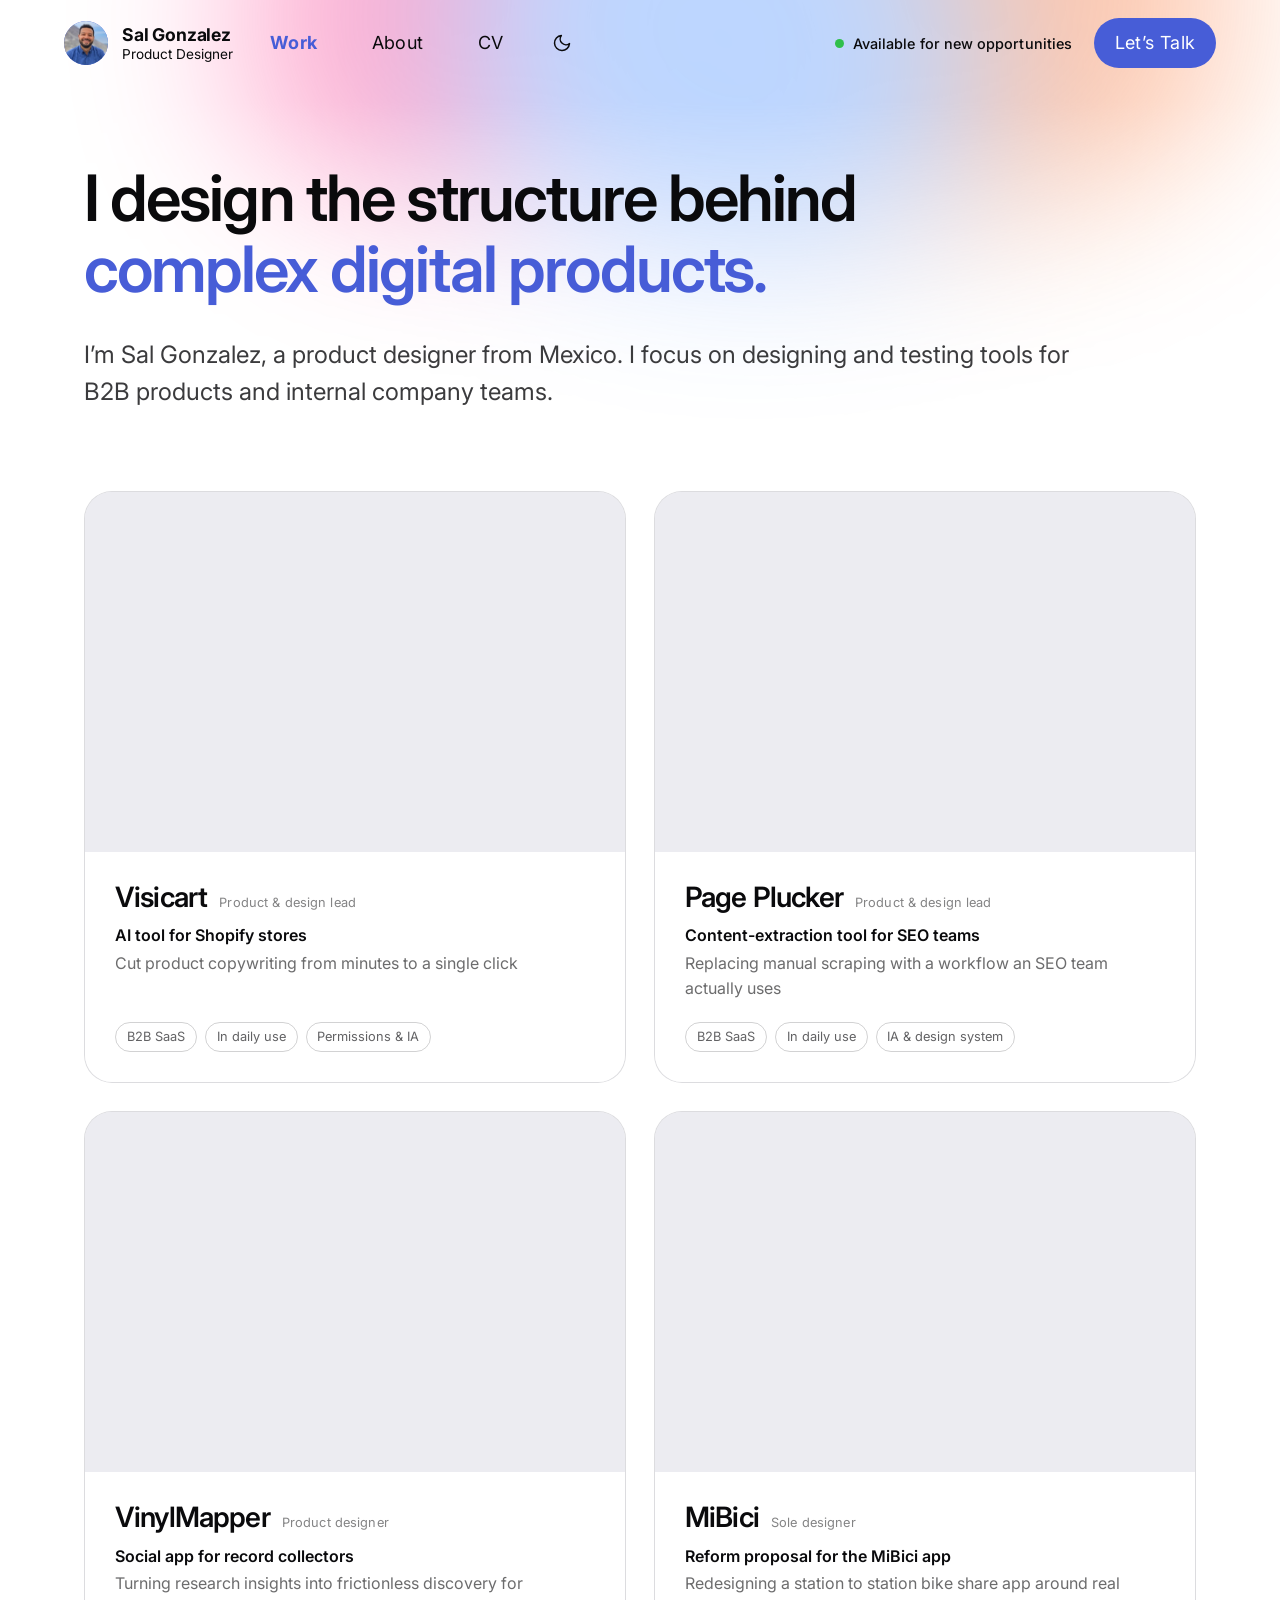
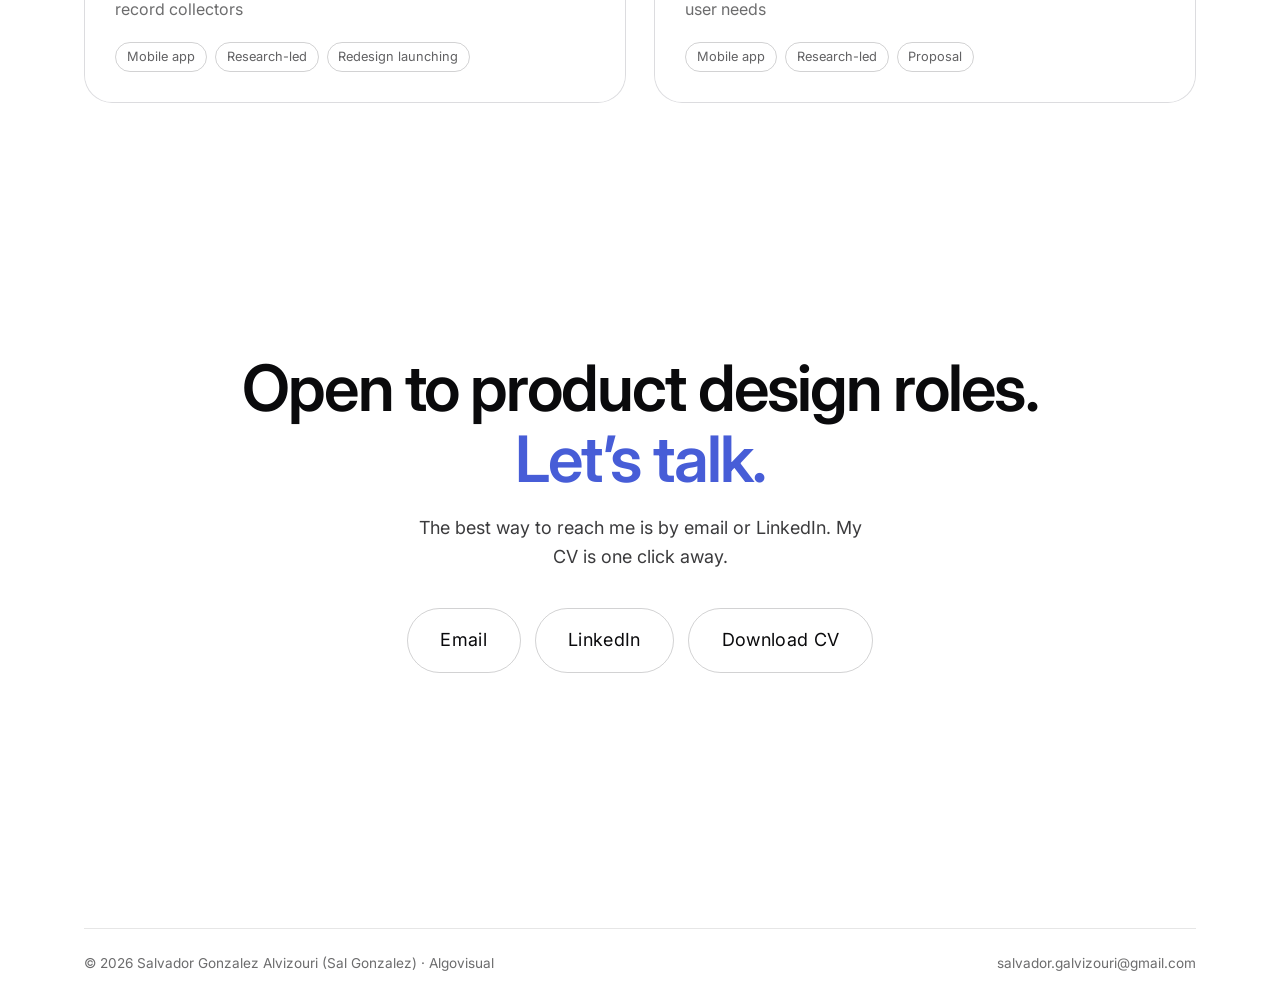
<file: index.html>
<!DOCTYPE html>
<html lang="en">
<head>
<meta charset="UTF-8">
<meta name="viewport" content="width=device-width, initial-scale=1.0">
<title>Sal Gonzalez — Product Designer</title>
<meta name="description" content="Portfolio of Sal Gonzalez, a product designer for complex digital products: permissions, information architecture and design systems. Four case studies.">
<meta property="og:type" content="website">
<meta property="og:title" content="Sal Gonzalez — Product Designer">
<meta property="og:description" content="Product designer for complex digital products: permissions, information architecture and design systems. Four case studies.">
<meta property="og:image" content="https://algovisual-mx.github.io/algovisual/assets/og-image.jpg">
<meta property="og:image:width" content="1200">
<meta property="og:image:height" content="630">
<meta property="og:image:alt" content="Sal Gonzalez, Product designer: four case studies">
<meta name="twitter:card" content="summary_large_image">
<link rel="icon" href="assets/favicon.ico?v=2" sizes="any">
<link rel="icon" href="assets/favicon-32.png?v=2" type="image/png" sizes="32x32">
<link rel="icon" href="assets/favicon-192.png?v=2" type="image/png" sizes="192x192">
<link rel="apple-touch-icon" href="assets/apple-touch-icon.png?v=2">

<link rel="preconnect" href="https://fonts.googleapis.com">
<link rel="preconnect" href="https://fonts.gstatic.com" crossorigin>
<link href="https://fonts.googleapis.com/css2?family=Inter:wght@400;500;600;700;800&display=swap" rel="stylesheet">

<link rel="stylesheet" href="css/style.css?v=20270115">
<link rel="stylesheet" href="css/home.css?v=20270115">
<link rel="stylesheet" href="css/hero-lab.css?v=20270115">
<script src="js/page-wipe.js?v=20270115"></script>
</head>
<body data-page="work">

<div class="nav-wrap">
  <nav class="nav" aria-label="Primary">
    <div class="nav-left">
      <a class="nav-logo" href="index.html" aria-label="Sal Gonzalez — home">
        <span class="nav-avatar" aria-hidden="true"><img src="assets/images/salvador-gonzalez-avatar.jpg" alt="" width="88" height="88" decoding="async"></span>
        <span class="nav-id">
          <span class="nav-id__name">Sal Gonzalez</span>
          <span class="nav-id__role">Product Designer</span>
        </span>
      </a>
      <a class="nav-link" data-nav="work" href="index.html">Work</a>
      <a class="nav-link" data-nav="about" href="about.html">About</a>
      <a class="nav-link has-tip" data-tip="Download CV" aria-label="CV, download" href="assets/cv/Salvador-Gonzalez-CV.pdf" download="Salvador-Gonzalez-CV.pdf">CV</a>
      <button class="theme-toggle has-tip" data-theme-toggle data-tip="Switch to dark mode" type="button" aria-label="Switch to dark mode">
        <svg class="icon-moon" viewBox="0 0 24 24" fill="none" xmlns="http://www.w3.org/2000/svg" aria-hidden="true">
          <path d="M21 12.79A9 9 0 1 1 11.21 3 7 7 0 0 0 21 12.79Z" stroke="currentColor" stroke-width="1.8" stroke-linecap="round" stroke-linejoin="round"/>
        </svg>
        <svg class="icon-sun" viewBox="0 0 24 24" fill="none" xmlns="http://www.w3.org/2000/svg" aria-hidden="true">
          <circle cx="12" cy="12" r="4.2" stroke="currentColor" stroke-width="1.8"/>
          <path d="M12 2.5v2.4M12 19.1v2.4M4.9 4.9l1.7 1.7M17.4 17.4l1.7 1.7M2.5 12h2.4M19.1 12h2.4M4.9 19.1l1.7-1.7M17.4 6.6l1.7-1.7" stroke="currentColor" stroke-width="1.8" stroke-linecap="round"/>
        </svg>
      </button>
    </div>
    <div class="nav-right">
      <span class="nav-status"><i class="nav-status__dot" aria-hidden="true"></i>Available for new opportunities</span>
      <a class="btn btn-primary nav-cta has-tip has-tip--end" data-tip="Open email app" aria-label="Let&rsquo;s Talk, open email app" href="mailto:salvador.galvizouri@gmail.com">Let&rsquo;s Talk</a>
    </div>
  </nav>
</div>

<main>
  <!-- Intro -->
  <section class="intro" aria-labelledby="intro-title">
    <div class="intro-glow" data-glow aria-hidden="true">
      <span class="glow-blob glow-blob--orange"></span>
      <span class="glow-blob glow-blob--pink"></span>
      <span class="glow-blob glow-blob--blue"></span>
    </div>
    <div class="container">
      <h1 class="intro-title" id="intro-title">I design the structure behind <span class="accent">complex digital products.</span></h1>
      <p class="intro-text">I&rsquo;m Sal Gonzalez, a product designer from Mexico. I focus on designing and testing tools for B2B products and internal company teams.</p>
    </div>
  </section>

  <!-- PREVIOUS HERO, hidden for now (animated wordmark, head and pills). To bring it back, delete the
       comment markers around the block below and remove the .intro section that follows it.
  <section class="lab-hero" data-lab-hero>
    <h1 class="lab-title">
      <span class="lab-line lab-line--a">Hi, my name is Sal and I&rsquo;m a</span>
      <span class="lab-word" data-lab-word data-rest="fill"><noscript><span class="lab-word-fallback">UX/UI Designer</span></noscript></span>
      <span class="lab-line lab-line--b">I design complex B2B tools: permissions, information architecture and design systems.</span>
    </h1>

    <ul class="lab-meta">
      <li>UX/UI since 2018</li>
      <li>Web design since 2012</li>
      <li>I prototype in code</li>
    </ul>

    <a class="hero-scroll-cue lab-scroll" href="#product" aria-label="Scroll to work">
      <span>Scroll</span>
      <span class="line"></span>
    </a>
  </section>
  -->

  <div class="container" data-project-sections>
    <!-- Project galleries are rendered here by js/home.js using js/projects-data.js -->
  </div>

  <section class="cta-band">
    <div class="container">
      <h2 class="cta-title">Open to product design roles. <span class="accent">Let&rsquo;s talk.</span></h2>
      <p class="cta-sub">The best way to reach me is by email or LinkedIn. My CV is one click away.</p>
      <div class="cta-actions">
        <a class="btn btn-ghost" href="mailto:salvador.galvizouri@gmail.com">Email</a>
        <a class="btn btn-ghost" href="https://www.linkedin.com/in/salvador-alvizouri/" target="_blank" rel="noopener noreferrer">LinkedIn</a>
        <a class="btn btn-ghost" href="assets/cv/Salvador-Gonzalez-CV.pdf" download="Salvador-Gonzalez-CV.pdf">Download CV</a>
      </div>
    </div>
  </section>
</main>

<footer class="site-footer">
  <div class="container">
    <div class="footer-bottom">
      <span>&copy; <span data-year></span> Salvador Gonzalez Alvizouri (Sal Gonzalez) &middot; Algovisual</span>
      <a href="mailto:salvador.galvizouri@gmail.com">salvador.galvizouri@gmail.com</a>
    </div>
  </div>
</footer>

<script src="https://cdn.jsdelivr.net/npm/gsap@3.13.0/dist/gsap.min.js"></script>
<script src="js/main.js?v=20270115"></script>
<script src="js/glow.js?v=20270115"></script>
<script src="js/cursor.js?v=20270115"></script>
<script src="js/projects-data.js?v=20270115"></script>
<script src="js/home.js?v=20270115"></script>
<script src="js/tech-text.js?v=20270115"></script>
<script src="js/hero-lab.js?v=20270115"></script>
</body>
</html>
</file>
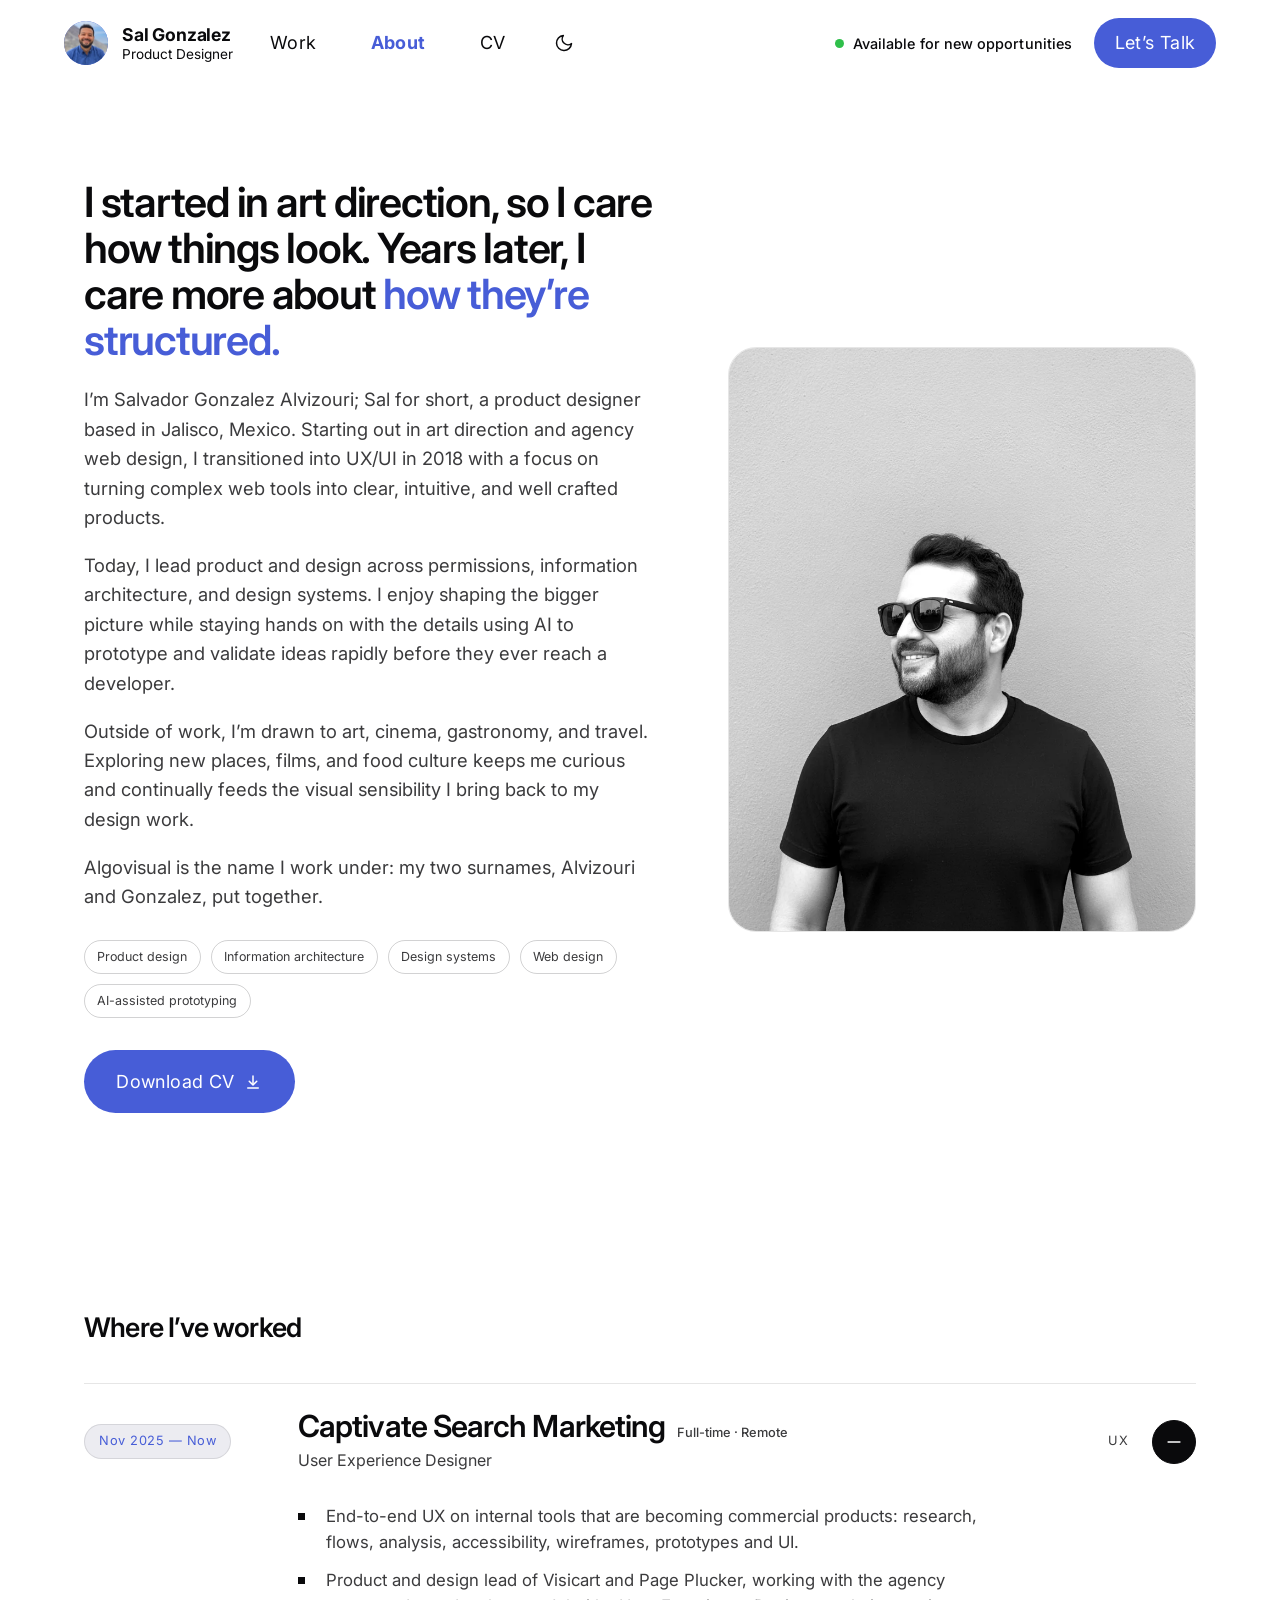
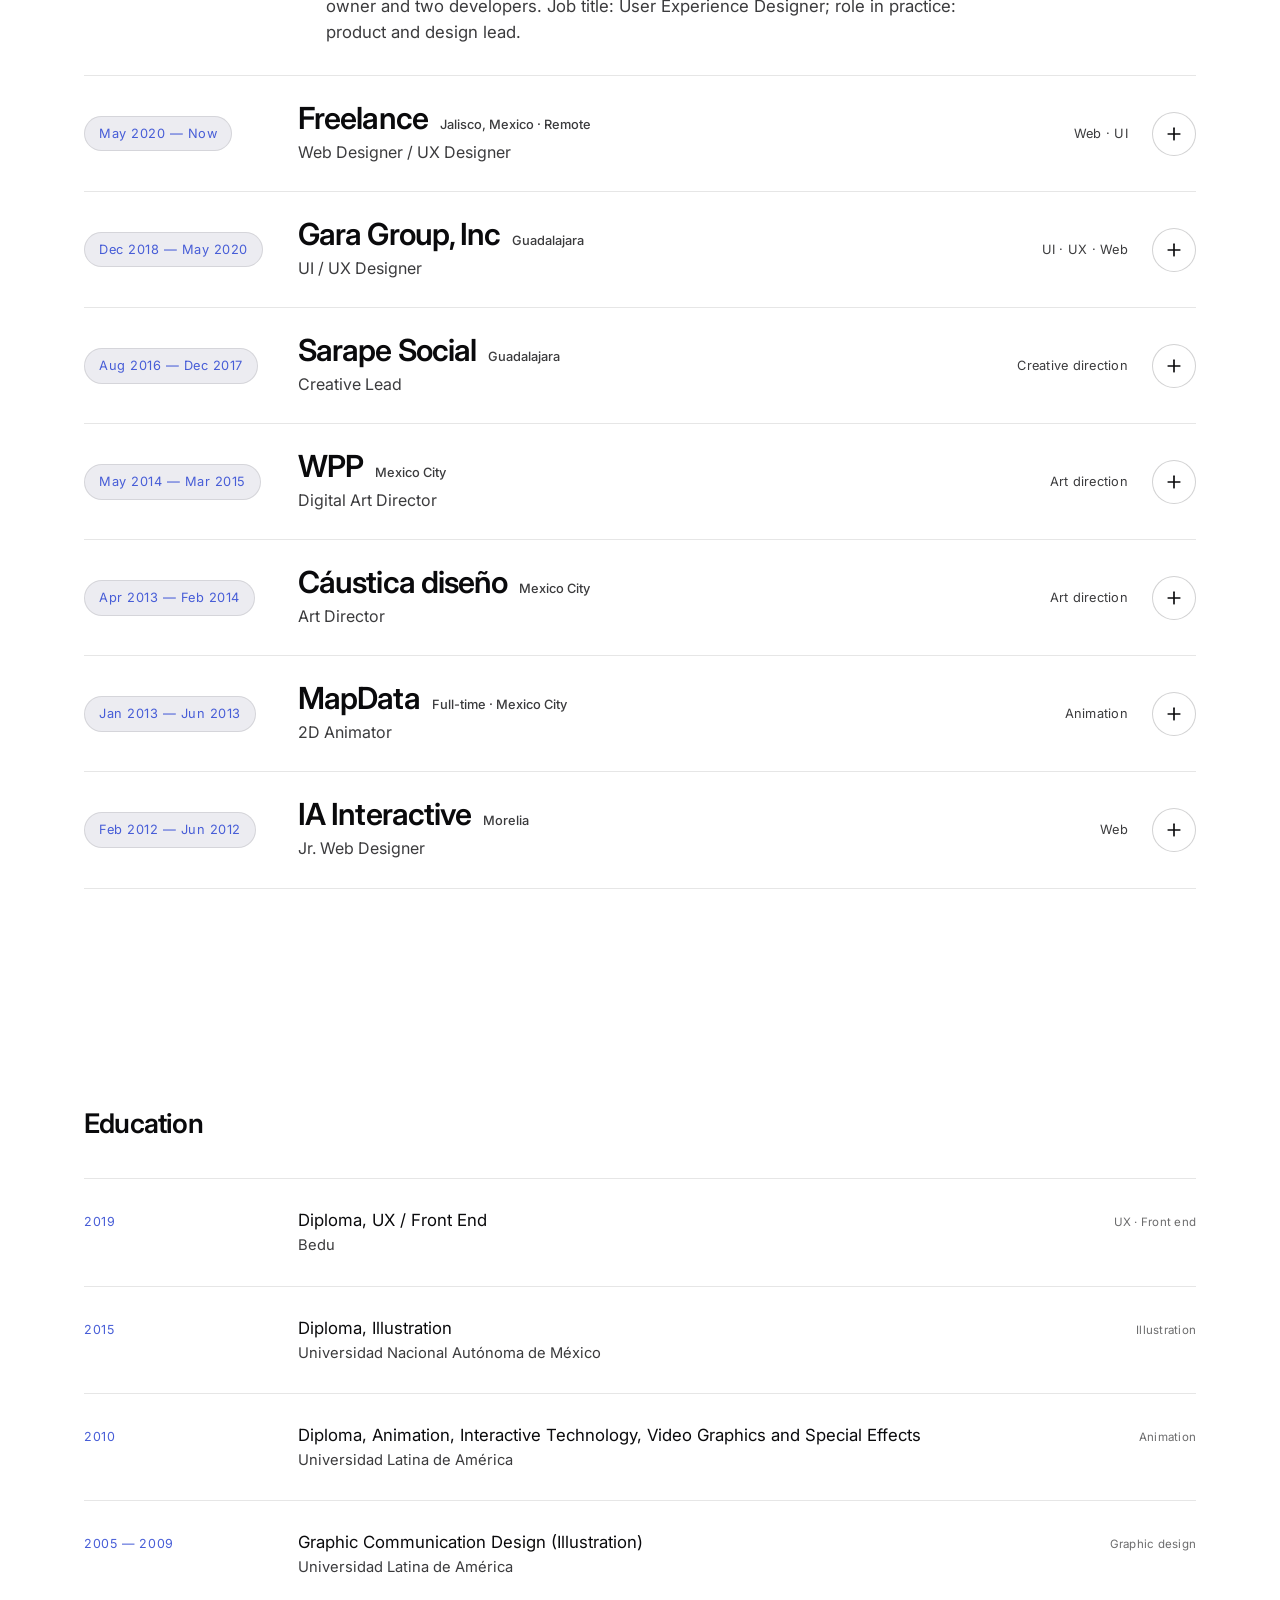
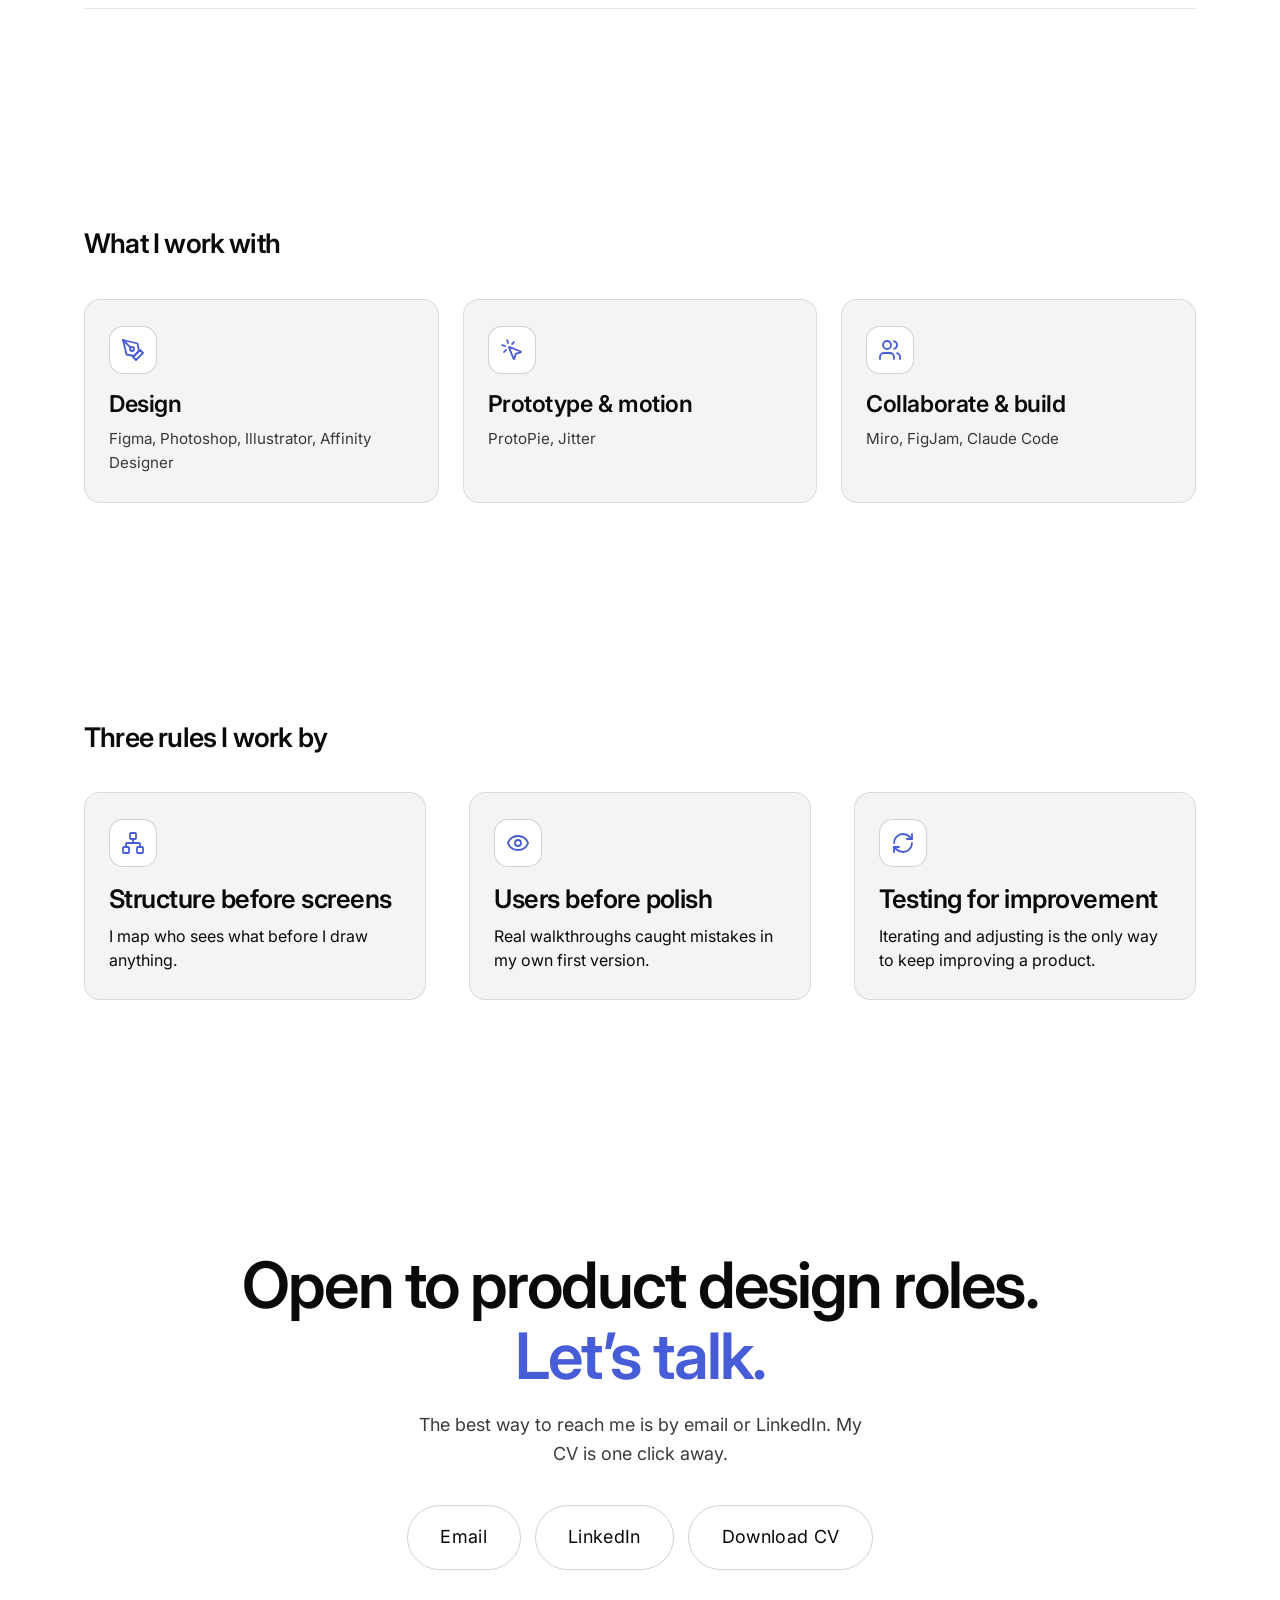
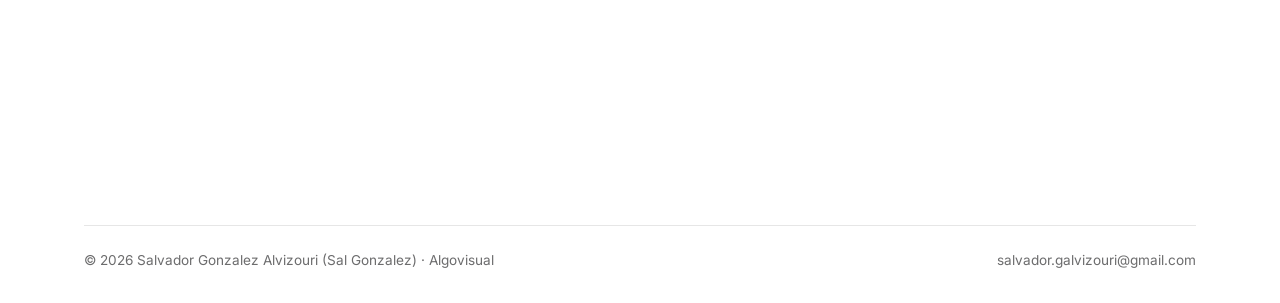
<file: about.html>
<!DOCTYPE html>
<html lang="en">
<head>
<meta charset="UTF-8">
<meta name="viewport" content="width=device-width, initial-scale=1.0">
<title>About — Sal Gonzalez, Product Designer</title>
<meta name="description" content="About Sal Gonzalez: product designer based in Jalisco, Mexico. Work history, tools and how to get in touch.">
<meta property="og:type" content="profile">
<meta property="og:title" content="About — Sal Gonzalez, Product Designer">
<meta property="og:description" content="Product designer based in Jalisco, Mexico. Work history since 2012, from agencies to product design.">
<meta property="og:image" content="https://algovisual-mx.github.io/algovisual/assets/og-image.jpg">
<meta property="og:image:width" content="1200">
<meta property="og:image:height" content="630">
<meta property="og:image:alt" content="Sal Gonzalez, Product designer: four case studies">
<meta name="twitter:card" content="summary_large_image">
<link rel="icon" href="assets/favicon.ico?v=2" sizes="any">
<link rel="icon" href="assets/favicon-32.png?v=2" type="image/png" sizes="32x32">
<link rel="icon" href="assets/favicon-192.png?v=2" type="image/png" sizes="192x192">
<link rel="apple-touch-icon" href="assets/apple-touch-icon.png?v=2">

<link rel="preconnect" href="https://fonts.googleapis.com">
<link rel="preconnect" href="https://fonts.gstatic.com" crossorigin>
<link href="https://fonts.googleapis.com/css2?family=Inter:wght@400;500;600;700;800&display=swap" rel="stylesheet">

<link rel="stylesheet" href="css/style.css?v=20270115">
<link rel="stylesheet" href="css/about.css?v=20270115">
<script src="js/page-wipe.js?v=20270115"></script>
</head>
<body data-page="about">

<div class="nav-wrap">
  <nav class="nav" aria-label="Primary">
    <div class="nav-left">
      <a class="nav-logo" href="index.html" aria-label="Sal Gonzalez — home">
        <span class="nav-avatar" aria-hidden="true"><img src="assets/images/salvador-gonzalez-avatar.jpg" alt="" width="88" height="88" decoding="async"></span>
        <span class="nav-id">
          <span class="nav-id__name">Sal Gonzalez</span>
          <span class="nav-id__role">Product Designer</span>
        </span>
      </a>
      <a class="nav-link" data-nav="work" href="index.html">Work</a>
      <a class="nav-link" data-nav="about" href="about.html">About</a>
      <a class="nav-link has-tip" data-tip="Download CV" aria-label="CV, download" href="assets/cv/Salvador-Gonzalez-CV.pdf" download="Salvador-Gonzalez-CV.pdf">CV</a>
      <button class="theme-toggle has-tip" data-theme-toggle data-tip="Switch to dark mode" type="button" aria-label="Switch to dark mode">
        <svg class="icon-moon" viewBox="0 0 24 24" fill="none" xmlns="http://www.w3.org/2000/svg" aria-hidden="true">
          <path d="M21 12.79A9 9 0 1 1 11.21 3 7 7 0 0 0 21 12.79Z" stroke="currentColor" stroke-width="1.8" stroke-linecap="round" stroke-linejoin="round"/>
        </svg>
        <svg class="icon-sun" viewBox="0 0 24 24" fill="none" xmlns="http://www.w3.org/2000/svg" aria-hidden="true">
          <circle cx="12" cy="12" r="4.2" stroke="currentColor" stroke-width="1.8"/>
          <path d="M12 2.5v2.4M12 19.1v2.4M4.9 4.9l1.7 1.7M17.4 17.4l1.7 1.7M2.5 12h2.4M19.1 12h2.4M4.9 19.1l1.7-1.7M17.4 6.6l1.7-1.7" stroke="currentColor" stroke-width="1.8" stroke-linecap="round"/>
        </svg>
      </button>
    </div>
    <div class="nav-right">
      <span class="nav-status"><i class="nav-status__dot" aria-hidden="true"></i>Available for new opportunities</span>
      <a class="btn btn-primary nav-cta has-tip has-tip--end" data-tip="Open email app" aria-label="Let&rsquo;s Talk, open email app" href="mailto:salvador.galvizouri@gmail.com">Let&rsquo;s Talk</a>
    </div>
  </nav>
</div>

<main>
  <section class="about-hero">
    <div class="container about-hero-grid">
      <div class="reveal">
        <h1 class="about-title">I started in art direction, so I care how things look. Years later, I care more about <span class="accent">how they&rsquo;re structured.</span></h1>
        <p class="about-lede">I&rsquo;m Salvador Gonzalez Alvizouri; Sal for short, a product designer based in Jalisco, Mexico. Starting out in art direction and agency web design, I transitioned into UX/UI in 2018 with a focus on turning complex web tools into clear, intuitive, and well crafted products.</p>
        <p class="about-lede about-lede--next">Today, I lead product and design across permissions, information architecture, and design systems. I enjoy shaping the bigger picture while staying hands on with the details using AI to prototype and validate ideas rapidly before they ever reach a developer.</p>
        <p class="about-lede about-lede--next">Outside of work, I&rsquo;m drawn to art, cinema, gastronomy, and travel. Exploring new places, films, and food culture keeps me curious and continually feeds the visual sensibility I bring back to my design work.</p>
        <p class="about-lede about-lede--next">Algovisual is the name I work under: my two surnames, Alvizouri and Gonzalez, put together.</p>
        <div class="about-tags">
          <span class="about-tag">Product design</span>
          <span class="about-tag">Information architecture</span>
          <span class="about-tag">Design systems</span>
          <span class="about-tag">Web design</span>
          <span class="about-tag">AI-assisted prototyping</span>
        </div>
        <div class="about-actions">
          <a class="btn btn-primary" href="assets/cv/Salvador-Gonzalez-CV.pdf" download="Salvador-Gonzalez-CV.pdf">Download CV <svg viewBox="0 0 24 24" fill="none" stroke="currentColor" stroke-width="2" stroke-linecap="round" stroke-linejoin="round" aria-hidden="true" width="18" height="18"><path d="M12 4v11"/><path d="m7 11 5 5 5-5"/><path d="M5 20h14"/></svg></a>
        </div>
      </div>
      <div class="about-portrait reveal">
        <img src="assets/images/salvador-portrait-bw.webp" alt="Black and white portrait of Salvador Gonzalez Alvizouri, smiling and looking to the side" width="848" height="1060" decoding="async">
      </div>
    </div>
  </section>

  <section class="about-section">
    <div class="container">
      <h2 class="section-title">Where I&rsquo;ve worked</h2>

      <div class="exp-list">
        <div class="exp-item reveal is-open">
          <button class="exp-head" type="button" id="exp-btn-1" aria-expanded="true" aria-controls="exp-panel-1">
            <span class="exp-date">Nov 2025 — Now</span>
            <span class="exp-title">
              <span class="exp-company">Captivate Search Marketing<span class="exp-meta">Full-time · Remote</span></span>
              <span class="exp-role">User Experience Designer</span>
            </span>
            <span class="exp-tag">UX</span>
            <span class="exp-toggle" aria-hidden="true"><svg viewBox="0 0 24 24" fill="none" stroke="currentColor" stroke-width="2" stroke-linecap="round"><path d="M5 12h14"/><path class="exp-toggle__v" d="M12 5v14"/></svg></span>
          </button>
          <div class="exp-panel" id="exp-panel-1" role="region" aria-labelledby="exp-btn-1">
            <div class="exp-panel__inner">
              <ul class="exp-bullets">
                <li>End-to-end UX on internal tools that are becoming commercial products: research, flows, analysis, accessibility, wireframes, prototypes and UI.</li>
                <li>Product and design lead of Visicart and Page Plucker, working with the agency owner and two developers. Job title: User Experience Designer; role in practice: product and design lead.</li>
              </ul>
            </div>
          </div>
        </div>
        <div class="exp-item reveal">
          <button class="exp-head" type="button" id="exp-btn-2" aria-expanded="false" aria-controls="exp-panel-2">
            <span class="exp-date">May 2020 — Now</span>
            <span class="exp-title">
              <span class="exp-company">Freelance<span class="exp-meta">Jalisco, Mexico · Remote</span></span>
              <span class="exp-role">Web Designer / UX Designer</span>
            </span>
            <span class="exp-tag">Web · UI</span>
            <span class="exp-toggle" aria-hidden="true"><svg viewBox="0 0 24 24" fill="none" stroke="currentColor" stroke-width="2" stroke-linecap="round"><path d="M5 12h14"/><path class="exp-toggle__v" d="M12 5v14"/></svg></span>
          </button>
          <div class="exp-panel" id="exp-panel-2" role="region" aria-labelledby="exp-btn-2">
            <div class="exp-panel__inner">
              <ul class="exp-bullets">
                <li>Responsive websites and digital products for clients.</li>
                <li>Wireframes, prototypes and high-fidelity UI in Figma, branding and illustration.</li>
                <li>Projects managed end to end with developers.</li>
              </ul>
            </div>
          </div>
        </div>
        <div class="exp-item reveal">
          <button class="exp-head" type="button" id="exp-btn-3" aria-expanded="false" aria-controls="exp-panel-3">
            <span class="exp-date">Dec 2018 — May 2020</span>
            <span class="exp-title">
              <span class="exp-company">Gara Group, Inc<span class="exp-meta">Guadalajara</span></span>
              <span class="exp-role">UI / UX Designer</span>
            </span>
            <span class="exp-tag">UI · UX · Web</span>
            <span class="exp-toggle" aria-hidden="true"><svg viewBox="0 0 24 24" fill="none" stroke="currentColor" stroke-width="2" stroke-linecap="round"><path d="M5 12h14"/><path class="exp-toggle__v" d="M12 5v14"/></svg></span>
          </button>
          <div class="exp-panel" id="exp-panel-3" role="region" aria-labelledby="exp-btn-3">
            <div class="exp-panel__inner">
              <ul class="exp-bullets">
                <li>Responsive web and mobile interfaces for internal clients.</li>
                <li>UX changes to websites and online stores.</li>
                <li>Built WordPress sites.</li>
              </ul>
            </div>
          </div>
        </div>
        <div class="exp-item reveal">
          <button class="exp-head" type="button" id="exp-btn-4" aria-expanded="false" aria-controls="exp-panel-4">
            <span class="exp-date">Aug 2016 — Dec 2017</span>
            <span class="exp-title">
              <span class="exp-company">Sarape Social<span class="exp-meta">Guadalajara</span></span>
              <span class="exp-role">Creative Lead</span>
            </span>
            <span class="exp-tag">Creative direction</span>
            <span class="exp-toggle" aria-hidden="true"><svg viewBox="0 0 24 24" fill="none" stroke="currentColor" stroke-width="2" stroke-linecap="round"><path d="M5 12h14"/><path class="exp-toggle__v" d="M12 5v14"/></svg></span>
          </button>
          <div class="exp-panel" id="exp-panel-4" role="region" aria-labelledby="exp-btn-4">
            <div class="exp-panel__inner">
              <ul class="exp-bullets">
                <li>Directed a team of designers, copywriters, community managers and account managers on digital campaigns and websites.</li>
                <li>Main contact for stakeholders.</li>
              </ul>
            </div>
          </div>
        </div>
        <div class="exp-item reveal">
          <button class="exp-head" type="button" id="exp-btn-5" aria-expanded="false" aria-controls="exp-panel-5">
            <span class="exp-date">May 2014 — Mar 2015</span>
            <span class="exp-title">
              <span class="exp-company">WPP<span class="exp-meta">Mexico City</span></span>
              <span class="exp-role">Digital Art Director</span>
            </span>
            <span class="exp-tag">Art direction</span>
            <span class="exp-toggle" aria-hidden="true"><svg viewBox="0 0 24 24" fill="none" stroke="currentColor" stroke-width="2" stroke-linecap="round"><path d="M5 12h14"/><path class="exp-toggle__v" d="M12 5v14"/></svg></span>
          </button>
          <div class="exp-panel" id="exp-panel-5" role="region" aria-labelledby="exp-btn-5">
            <div class="exp-panel__inner">
              <ul class="exp-bullets">
                <li>Art direction for national digital campaigns and websites.</li>
                <li>Wireframes, prototypes and responsive interfaces.</li>
              </ul>
            </div>
          </div>
        </div>
        <div class="exp-item reveal">
          <button class="exp-head" type="button" id="exp-btn-6" aria-expanded="false" aria-controls="exp-panel-6">
            <span class="exp-date">Apr 2013 — Feb 2014</span>
            <span class="exp-title">
              <span class="exp-company">Cáustica diseño<span class="exp-meta">Mexico City</span></span>
              <span class="exp-role">Art Director</span>
            </span>
            <span class="exp-tag">Art direction</span>
            <span class="exp-toggle" aria-hidden="true"><svg viewBox="0 0 24 24" fill="none" stroke="currentColor" stroke-width="2" stroke-linecap="round"><path d="M5 12h14"/><path class="exp-toggle__v" d="M12 5v14"/></svg></span>
          </button>
          <div class="exp-panel" id="exp-panel-6" role="region" aria-labelledby="exp-btn-6">
            <div class="exp-panel__inner">
              <ul class="exp-bullets">
                <li>Visual direction for Mondelez International campaigns across digital and print.</li>
                <li>Illustration for national campaigns.</li>
              </ul>
            </div>
          </div>
        </div>
        <div class="exp-item reveal">
          <button class="exp-head" type="button" id="exp-btn-7" aria-expanded="false" aria-controls="exp-panel-7">
            <span class="exp-date">Jan 2013 — Jun 2013</span>
            <span class="exp-title">
              <span class="exp-company">MapData<span class="exp-meta">Full-time · Mexico City</span></span>
              <span class="exp-role">2D Animator</span>
            </span>
            <span class="exp-tag">Animation</span>
            <span class="exp-toggle" aria-hidden="true"><svg viewBox="0 0 24 24" fill="none" stroke="currentColor" stroke-width="2" stroke-linecap="round"><path d="M5 12h14"/><path class="exp-toggle__v" d="M12 5v14"/></svg></span>
          </button>
          <div class="exp-panel" id="exp-panel-7" role="region" aria-labelledby="exp-btn-7">
            <div class="exp-panel__inner">
              <ul class="exp-bullets">
                <li>2D animation and visual assets for interactive platforms.</li>
                <li>Worked with designers and developers.</li>
              </ul>
            </div>
          </div>
        </div>
        <div class="exp-item reveal">
          <button class="exp-head" type="button" id="exp-btn-8" aria-expanded="false" aria-controls="exp-panel-8">
            <span class="exp-date">Feb 2012 — Jun 2012</span>
            <span class="exp-title">
              <span class="exp-company">IA Interactive<span class="exp-meta">Morelia</span></span>
              <span class="exp-role">Jr. Web Designer</span>
            </span>
            <span class="exp-tag">Web</span>
            <span class="exp-toggle" aria-hidden="true"><svg viewBox="0 0 24 24" fill="none" stroke="currentColor" stroke-width="2" stroke-linecap="round"><path d="M5 12h14"/><path class="exp-toggle__v" d="M12 5v14"/></svg></span>
          </button>
          <div class="exp-panel" id="exp-panel-8" role="region" aria-labelledby="exp-btn-8">
            <div class="exp-panel__inner">
              <ul class="exp-bullets">
                <li>Internal websites and microsites.</li>
                <li>Maintenance of Cinépolis websites and apps.</li>
              </ul>
            </div>
          </div>
        </div>
      </div>
    </div>
  </section>

  <section class="about-section">
    <div class="container">
      <h2 class="section-title">Education</h2>

      <div class="timeline">
        <div class="timeline-item reveal">
          <span class="timeline-date">2019</span>
          <div>
            <div class="timeline-role">Diploma, UX / Front End</div>
            <div class="timeline-org">Bedu</div>
          </div>
          <span class="timeline-tag">UX · Front end</span>
        </div>
        <div class="timeline-item reveal">
          <span class="timeline-date">2015</span>
          <div>
            <div class="timeline-role">Diploma, Illustration</div>
            <div class="timeline-org">Universidad Nacional Autónoma de México</div>
          </div>
          <span class="timeline-tag">Illustration</span>
        </div>
        <div class="timeline-item reveal">
          <span class="timeline-date">2010</span>
          <div>
            <div class="timeline-role">Diploma, Animation, Interactive Technology, Video Graphics and Special Effects</div>
            <div class="timeline-org">Universidad Latina de América</div>
          </div>
          <span class="timeline-tag">Animation</span>
        </div>
        <div class="timeline-item reveal">
          <span class="timeline-date">2005 — 2009</span>
          <div>
            <div class="timeline-role">Graphic Communication Design (Illustration)</div>
            <div class="timeline-org">Universidad Latina de América</div>
          </div>
          <span class="timeline-tag">Graphic design</span>
        </div>
      </div>
    </div>
  </section>

  <section class="about-section">
    <div class="container">
      <h2 class="section-title">What I work with</h2>
      <div class="skills-grid">
        <div class="skill-card reveal">
          <span class="skill-icon"><svg viewBox="0 0 24 24" fill="none" stroke="currentColor" stroke-width="1.8" stroke-linecap="round" stroke-linejoin="round" aria-hidden="true"><path d="m12 19 7-7 3 3-7 7-3-3z"/><path d="m18 13-1.5-7.5L2 2l3.5 14.5L13 18l5-5z"/><path d="m2 2 7.586 7.586"/><circle cx="11" cy="11" r="2"/></svg></span>
          <h3>Design</h3>
          <p>Figma, Photoshop, Illustrator, Affinity Designer</p>
        </div>
        <div class="skill-card reveal">
          <span class="skill-icon"><svg viewBox="0 0 24 24" fill="none" stroke="currentColor" stroke-width="1.8" stroke-linecap="round" stroke-linejoin="round" aria-hidden="true"><path d="M14 4.1 12 6"/><path d="m5.1 8-2.9-.8"/><path d="m6 12-1.9 2"/><path d="M7.2 2.2 8 5.1"/><path d="M9.037 9.69a.498.498 0 0 1 .653-.653l11 4.5a.5.5 0 0 1-.074.949l-4.349 1.041a1 1 0 0 0-.74.739l-1.04 4.35a.5.5 0 0 1-.95.074z"/></svg></span>
          <h3>Prototype &amp; motion</h3>
          <p>ProtoPie, Jitter</p>
        </div>
        <div class="skill-card reveal">
          <span class="skill-icon"><svg viewBox="0 0 24 24" fill="none" stroke="currentColor" stroke-width="1.8" stroke-linecap="round" stroke-linejoin="round" aria-hidden="true"><path d="M16 21v-2a4 4 0 0 0-4-4H6a4 4 0 0 0-4 4v2"/><circle cx="9" cy="7" r="4"/><path d="M22 21v-2a4 4 0 0 0-3-3.87"/><path d="M16 3.13a4 4 0 0 1 0 7.75"/></svg></span>
          <h3>Collaborate &amp; build</h3>
          <p>Miro, FigJam, Claude Code</p>
        </div>
      </div>
    </div>
  </section>

  <section class="about-section">
    <div class="container">
      <h2 class="section-title">Three rules I work by</h2>
      <ol class="process-grid rules-grid">
        <li class="process-step reveal">
          <span class="skill-icon"><svg viewBox="0 0 24 24" fill="none" stroke="currentColor" stroke-width="1.8" stroke-linecap="round" stroke-linejoin="round" aria-hidden="true"><rect x="16" y="16" width="6" height="6" rx="1"/><rect x="2" y="16" width="6" height="6" rx="1"/><rect x="9" y="2" width="6" height="6" rx="1"/><path d="M5 16v-3a1 1 0 0 1 1-1h12a1 1 0 0 1 1 1v3"/><path d="M12 12V8"/></svg></span>
          <h3>Structure before screens</h3>
          <p>I map who sees what before I draw anything.</p>
        </li>
        <li class="process-step reveal">
          <span class="skill-icon"><svg viewBox="0 0 24 24" fill="none" stroke="currentColor" stroke-width="1.8" stroke-linecap="round" stroke-linejoin="round" aria-hidden="true"><path d="M2.062 12.348a1 1 0 0 1 0-.696 10.75 10.75 0 0 1 19.876 0 1 1 0 0 1 0 .696 10.75 10.75 0 0 1-19.876 0"/><circle cx="12" cy="12" r="3"/></svg></span>
          <h3>Users before polish</h3>
          <p>Real walkthroughs caught mistakes in my own first version.</p>
        </li>
        <li class="process-step reveal">
          <span class="skill-icon"><svg viewBox="0 0 24 24" fill="none" stroke="currentColor" stroke-width="1.8" stroke-linecap="round" stroke-linejoin="round" aria-hidden="true"><path d="M3 12a9 9 0 0 1 9-9 9.75 9.75 0 0 1 6.74 2.74L21 8"/><path d="M21 3v5h-5"/><path d="M21 12a9 9 0 0 1-9 9 9.75 9.75 0 0 1-6.74-2.74L3 16"/><path d="M8 16H3v5"/></svg></span>
          <h3>Testing for improvement</h3>
          <p>Iterating and adjusting is the only way to keep improving a product.</p>
        </li>
      </ol>
    </div>
  </section>

  <section class="cta-band">
    <div class="container">
      <h2 class="cta-title">Open to product design roles. <span class="accent">Let&rsquo;s talk.</span></h2>
      <p class="cta-sub">The best way to reach me is by email or LinkedIn. My CV is one click away.</p>
      <div class="cta-actions">
        <a class="btn btn-ghost" href="mailto:salvador.galvizouri@gmail.com">Email</a>
        <a class="btn btn-ghost" href="https://www.linkedin.com/in/salvador-alvizouri/" target="_blank" rel="noopener noreferrer">LinkedIn</a>
        <a class="btn btn-ghost" href="assets/cv/Salvador-Gonzalez-CV.pdf" download="Salvador-Gonzalez-CV.pdf">Download CV</a>
      </div>
    </div>
  </section>
</main>

<footer class="site-footer">
  <div class="container">
    <div class="footer-bottom">
      <span>&copy; <span data-year></span> Salvador Gonzalez Alvizouri (Sal Gonzalez) &middot; Algovisual</span>
      <a href="mailto:salvador.galvizouri@gmail.com">salvador.galvizouri@gmail.com</a>
    </div>
  </div>
</footer>

<script src="js/main.js?v=20270115"></script>
<script src="js/cursor.js?v=20270115"></script>
</body>
</html>
</file>
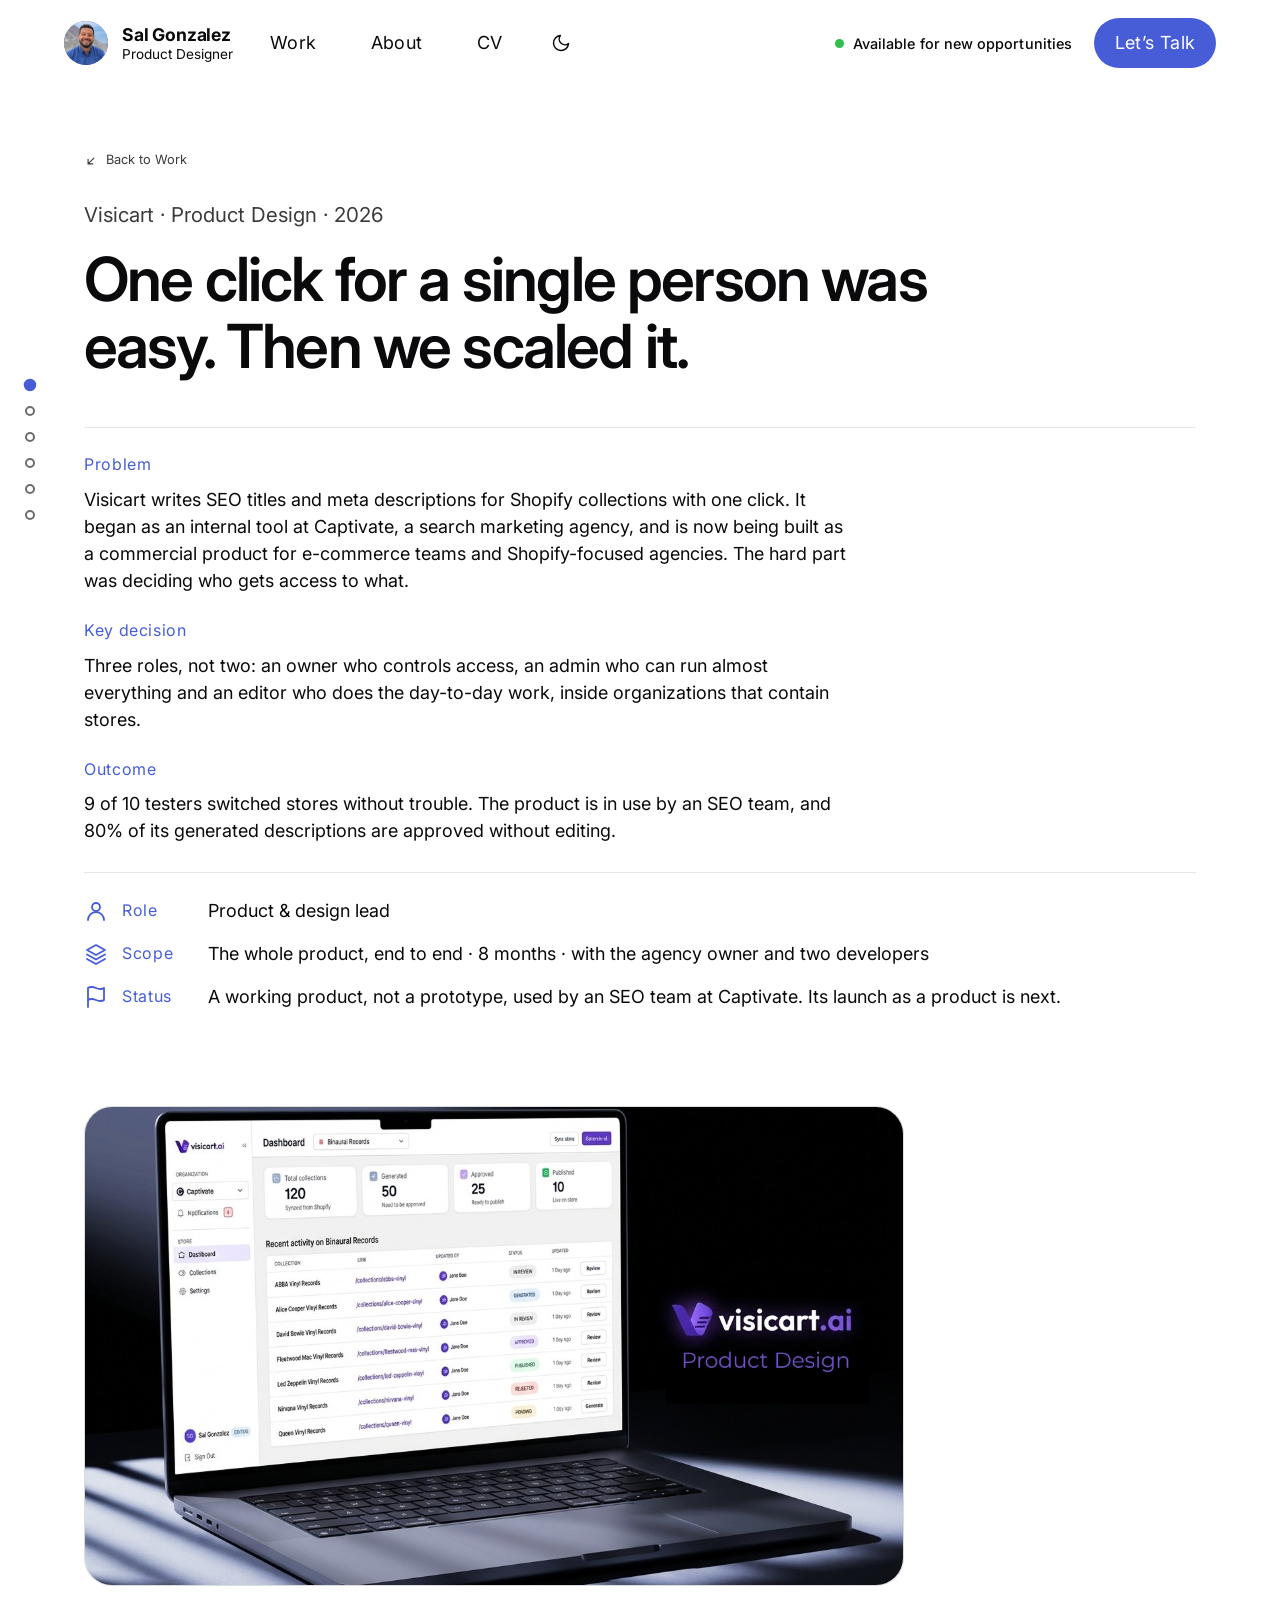
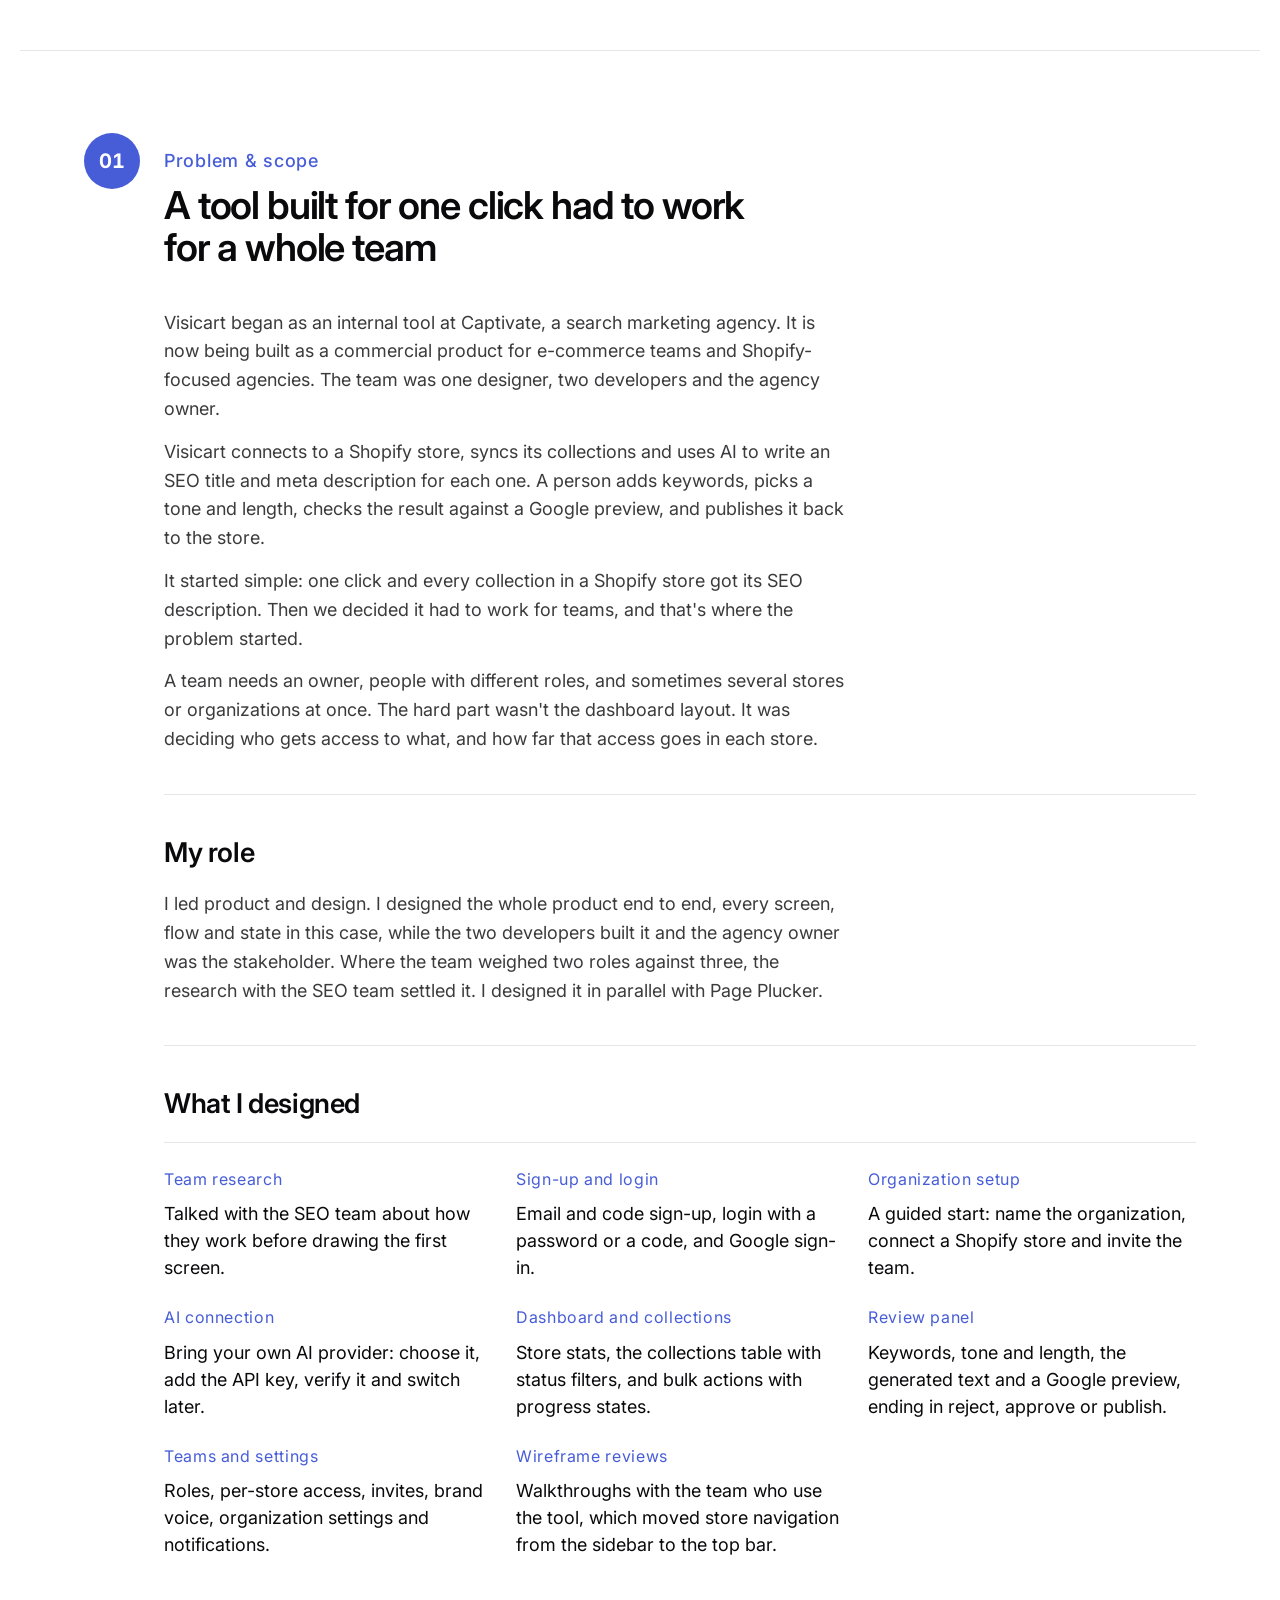
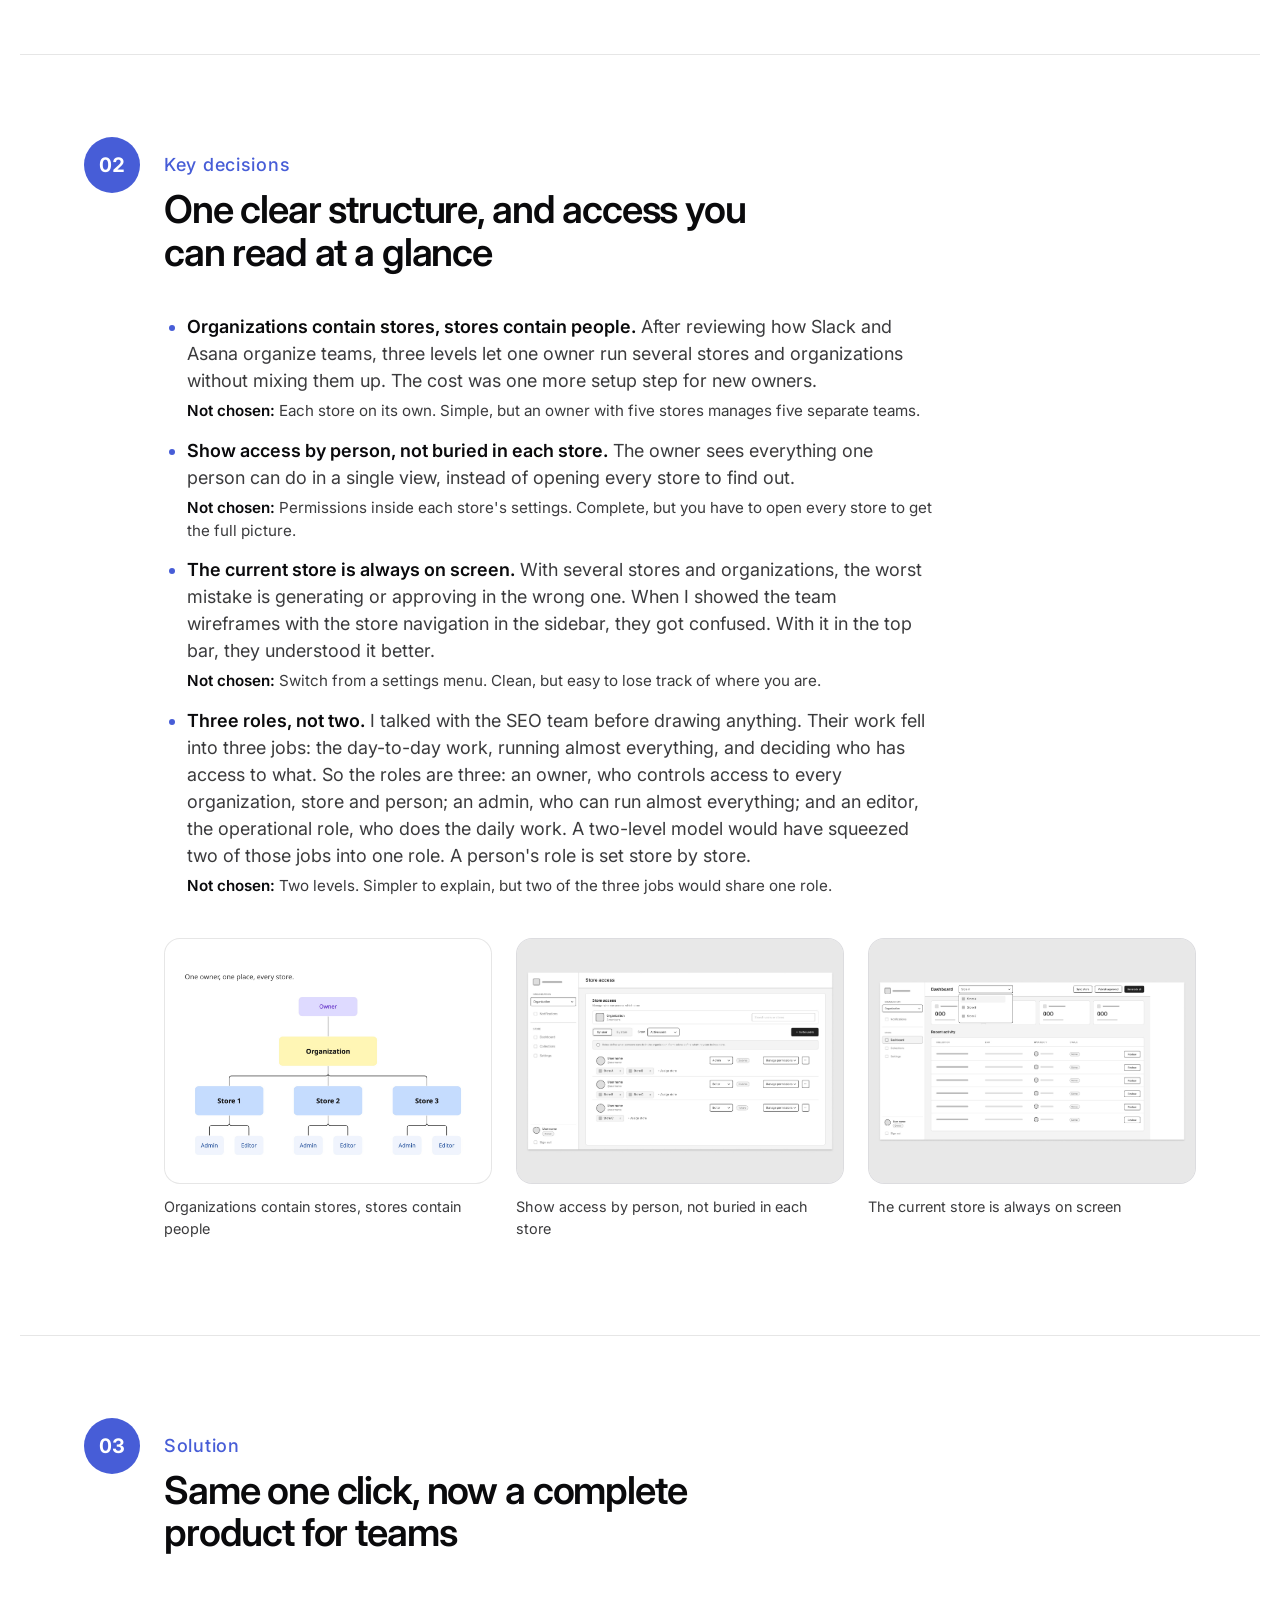
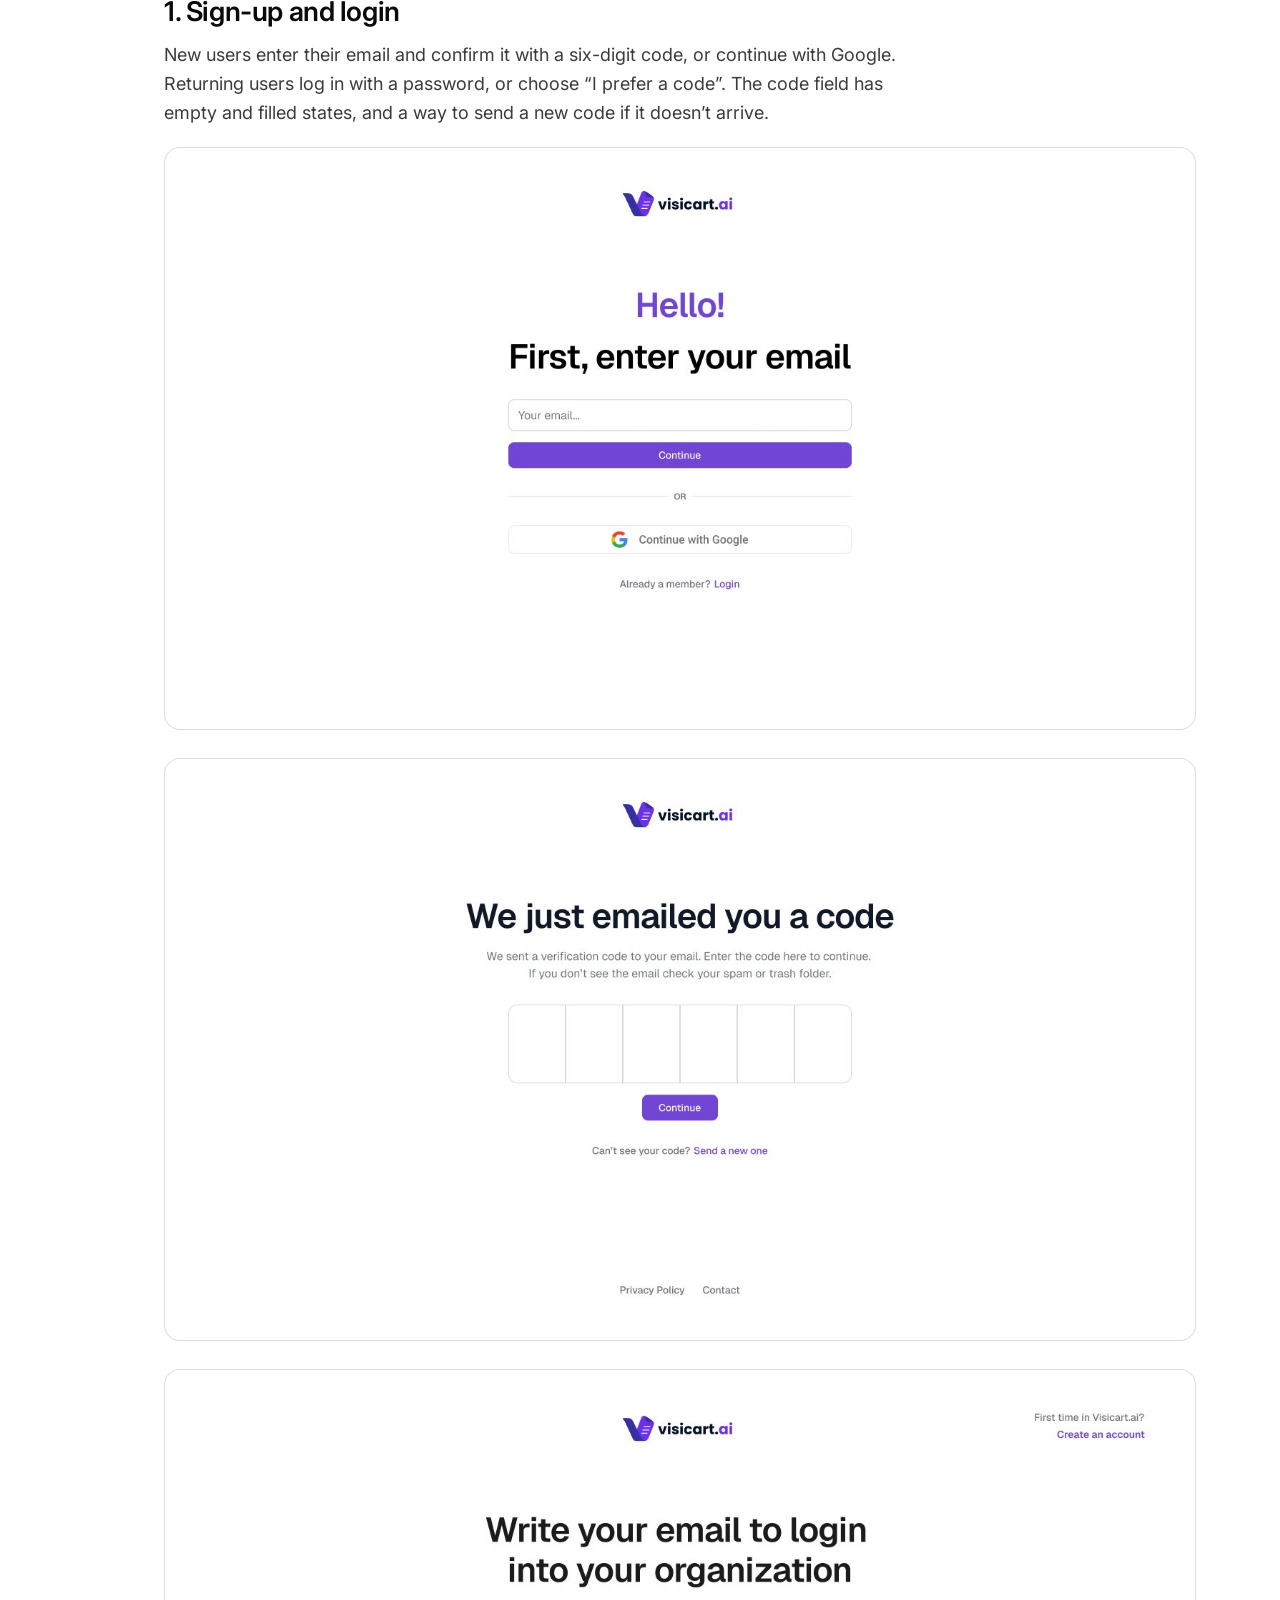
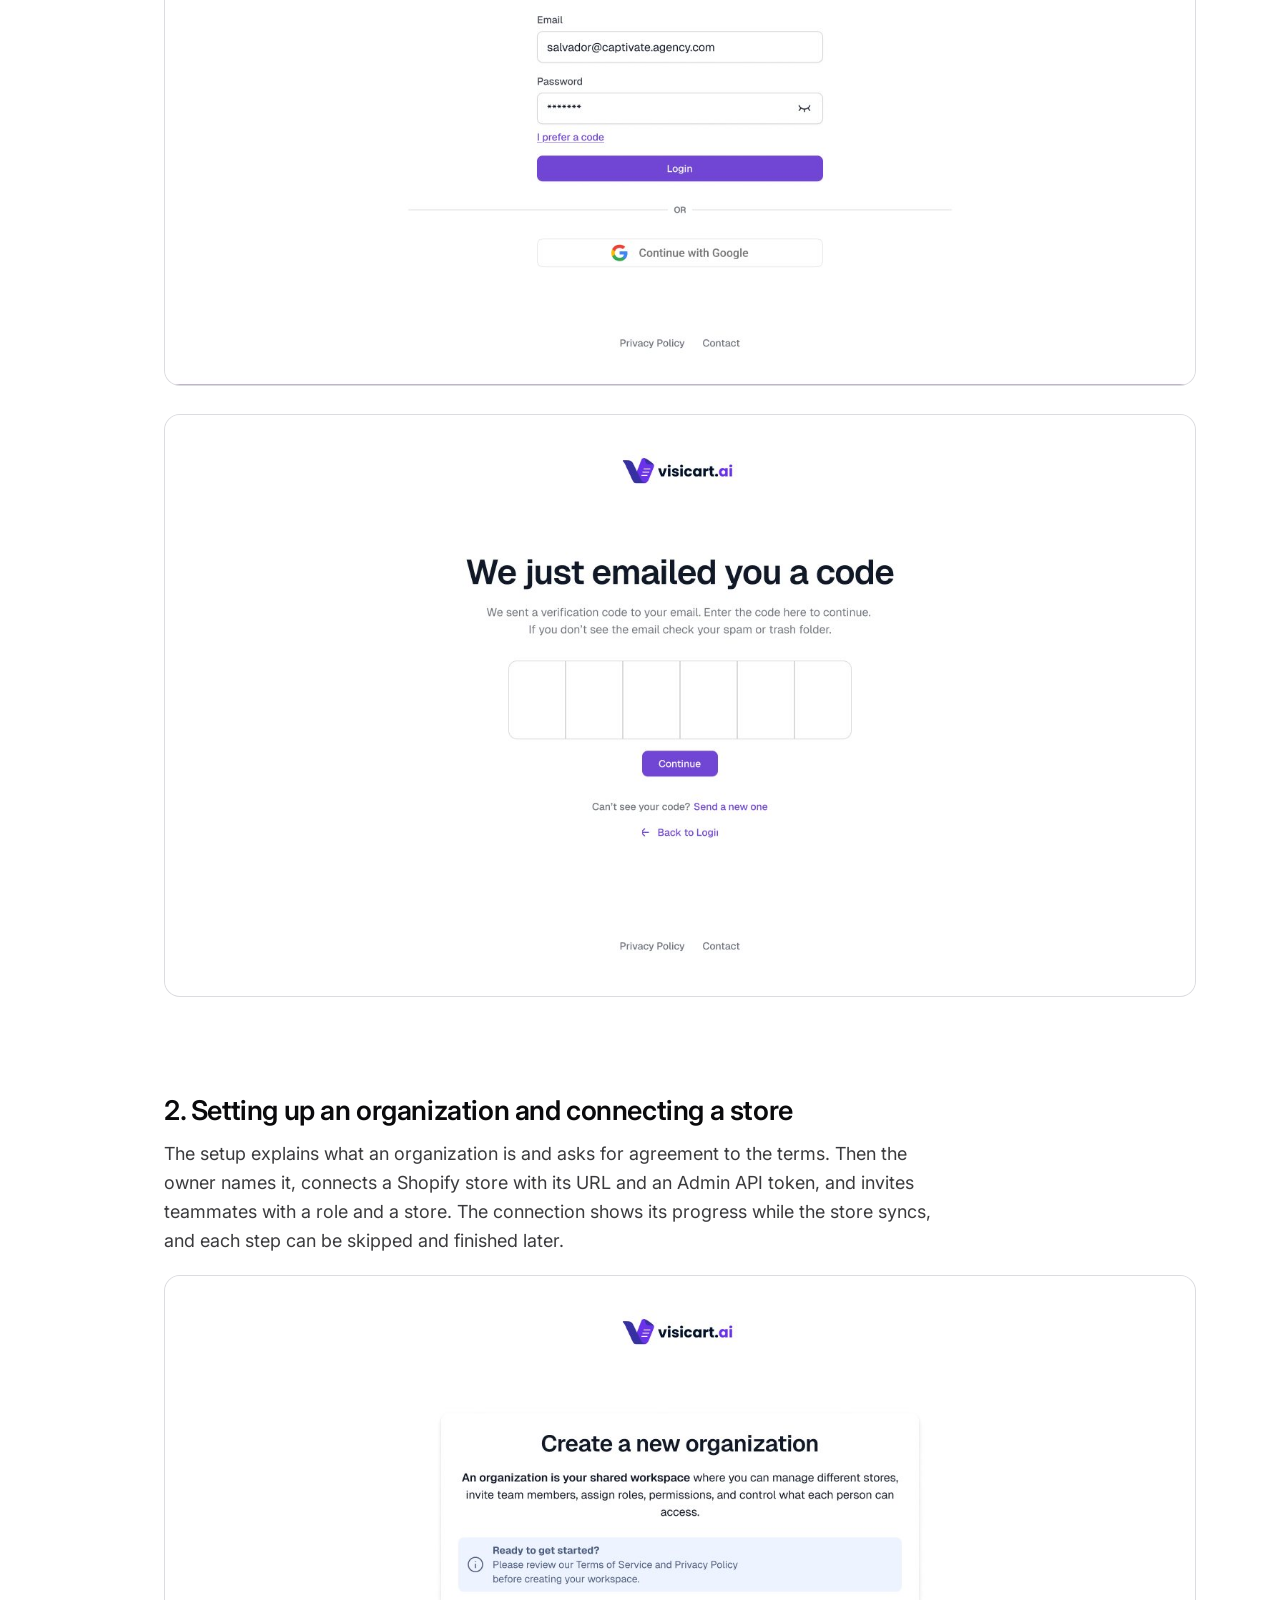
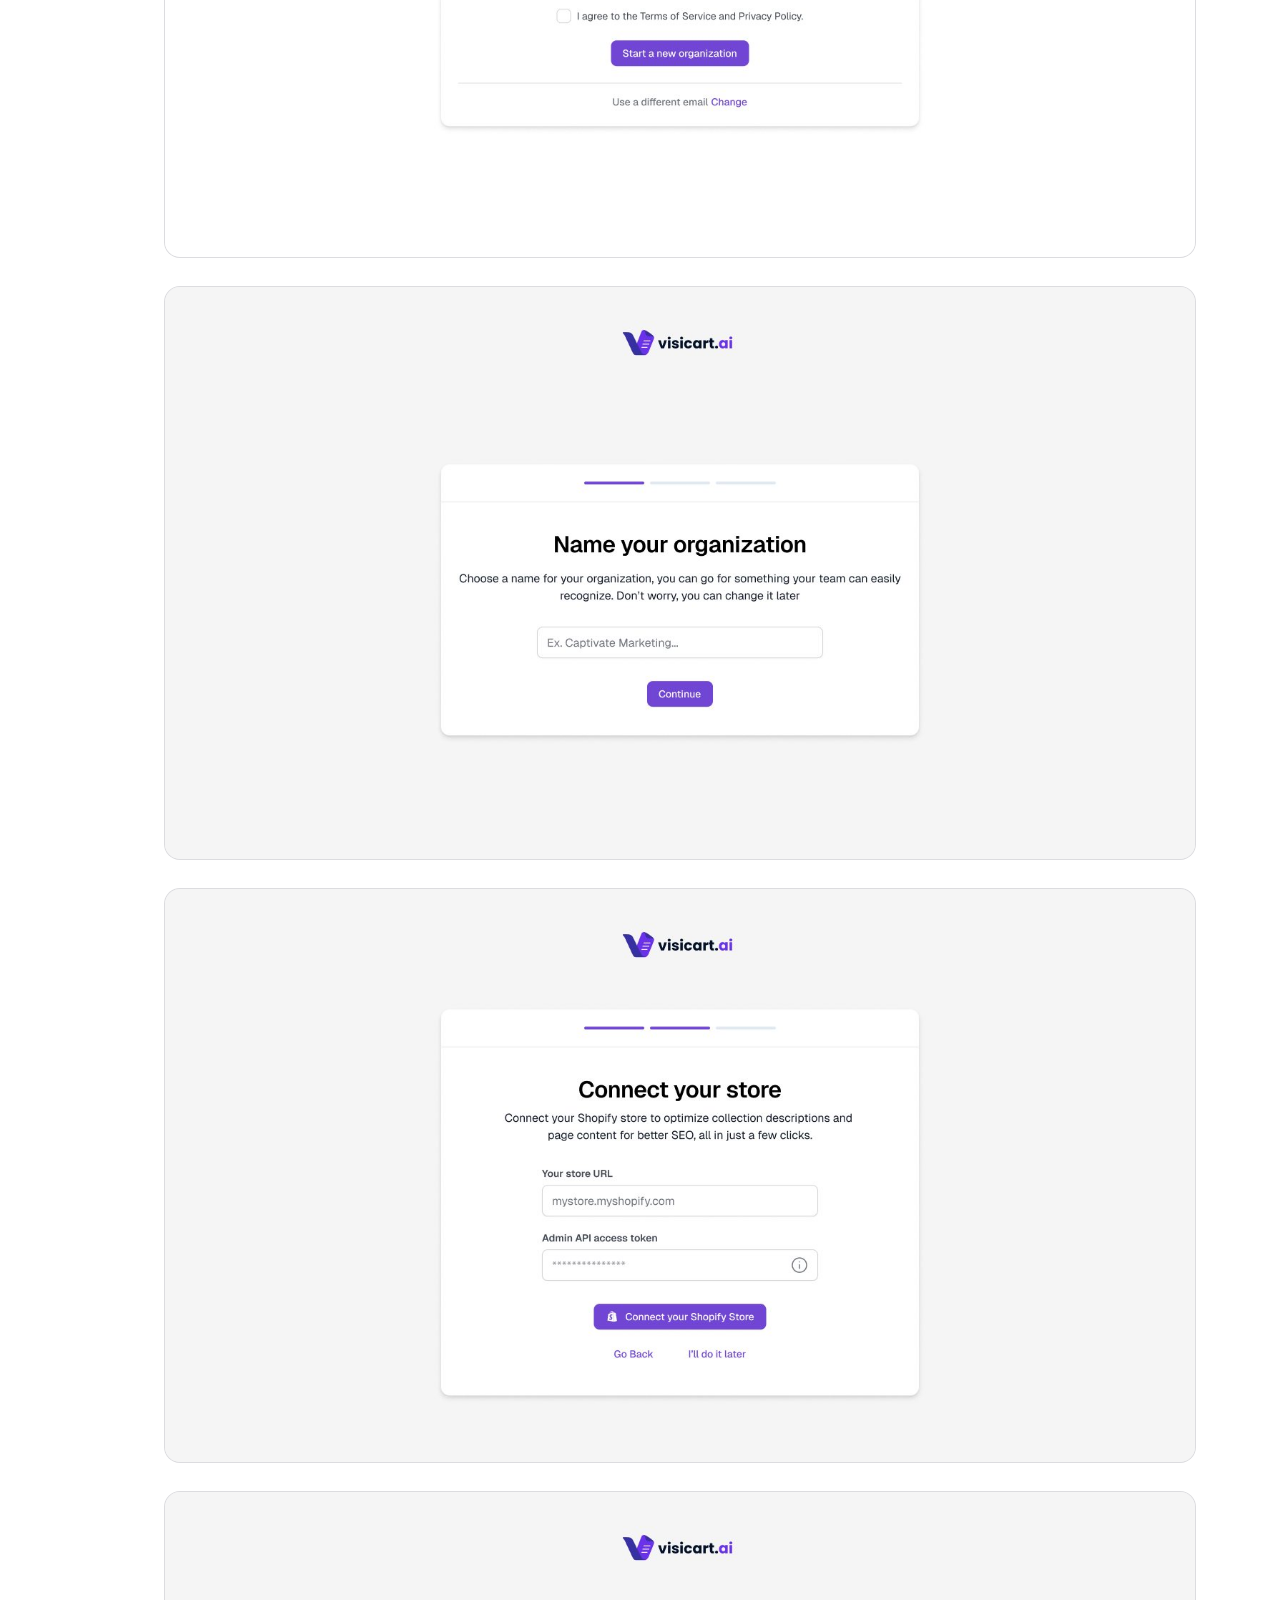
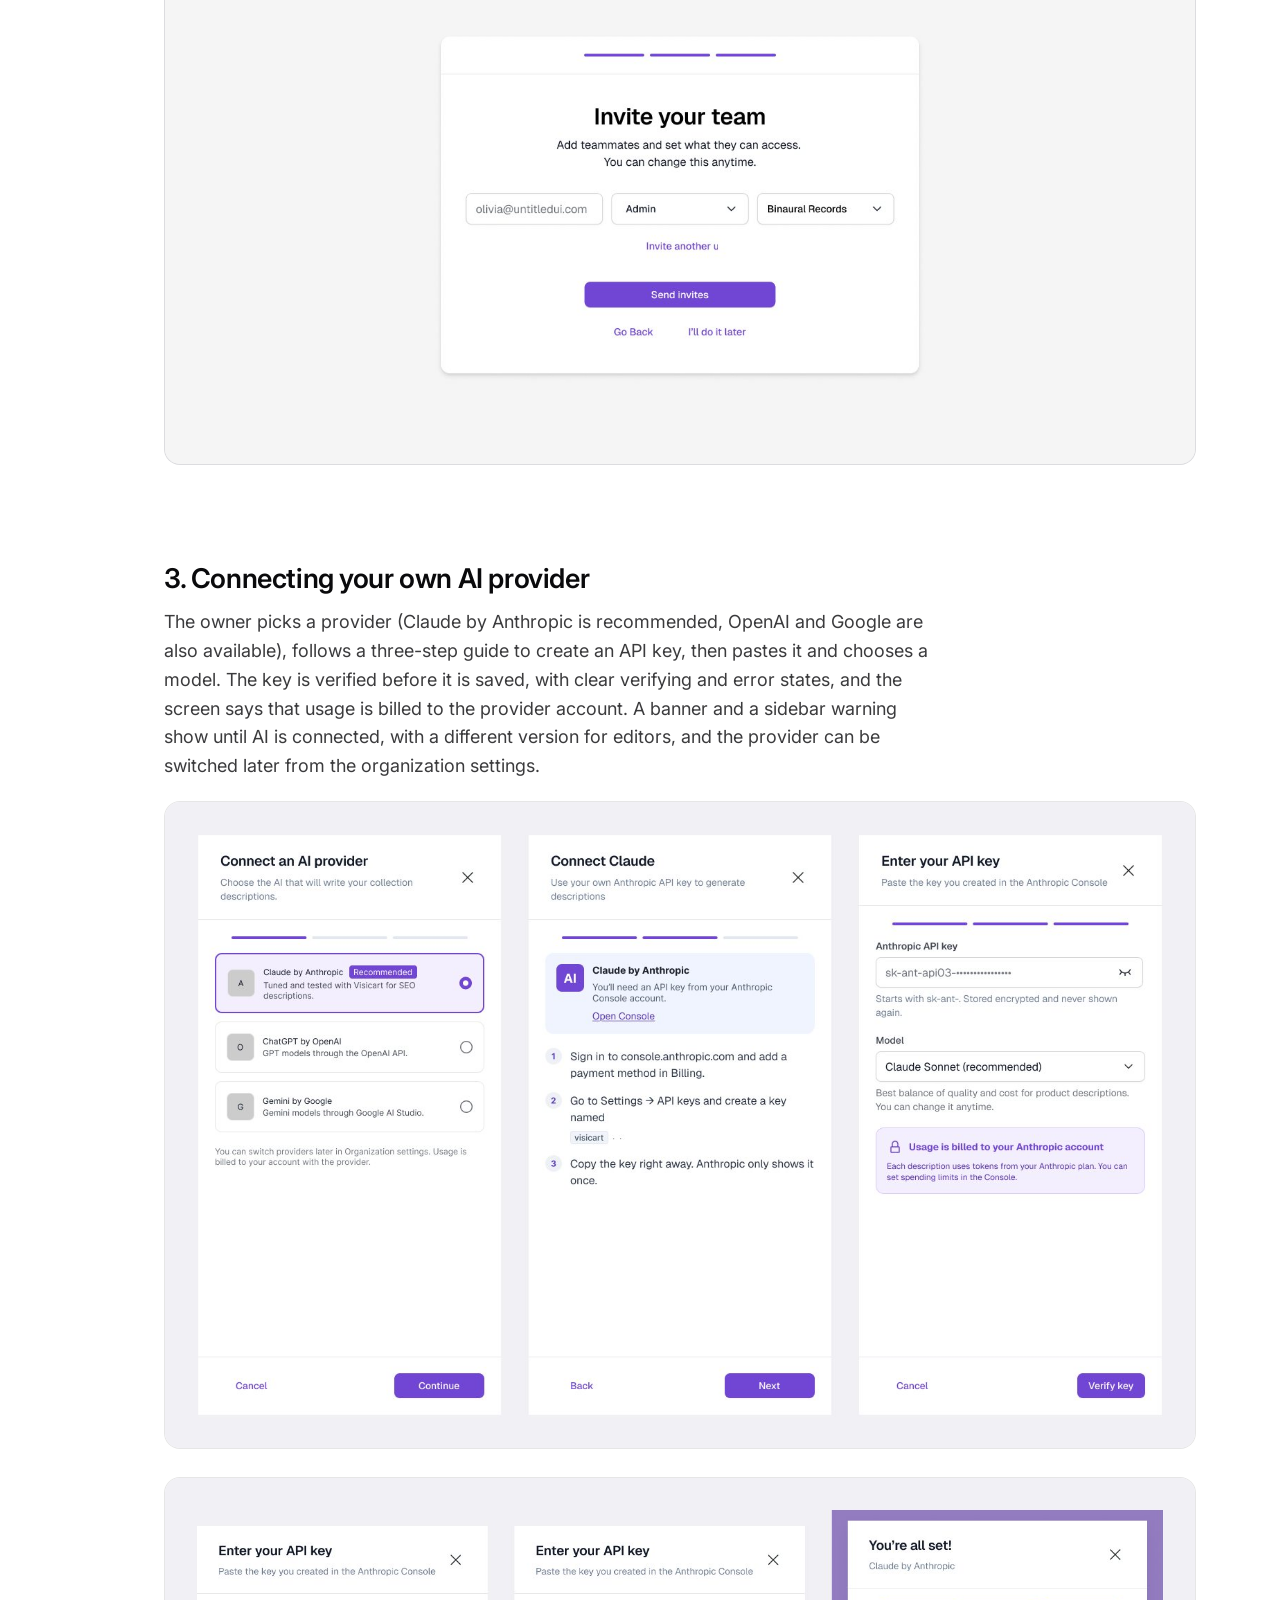
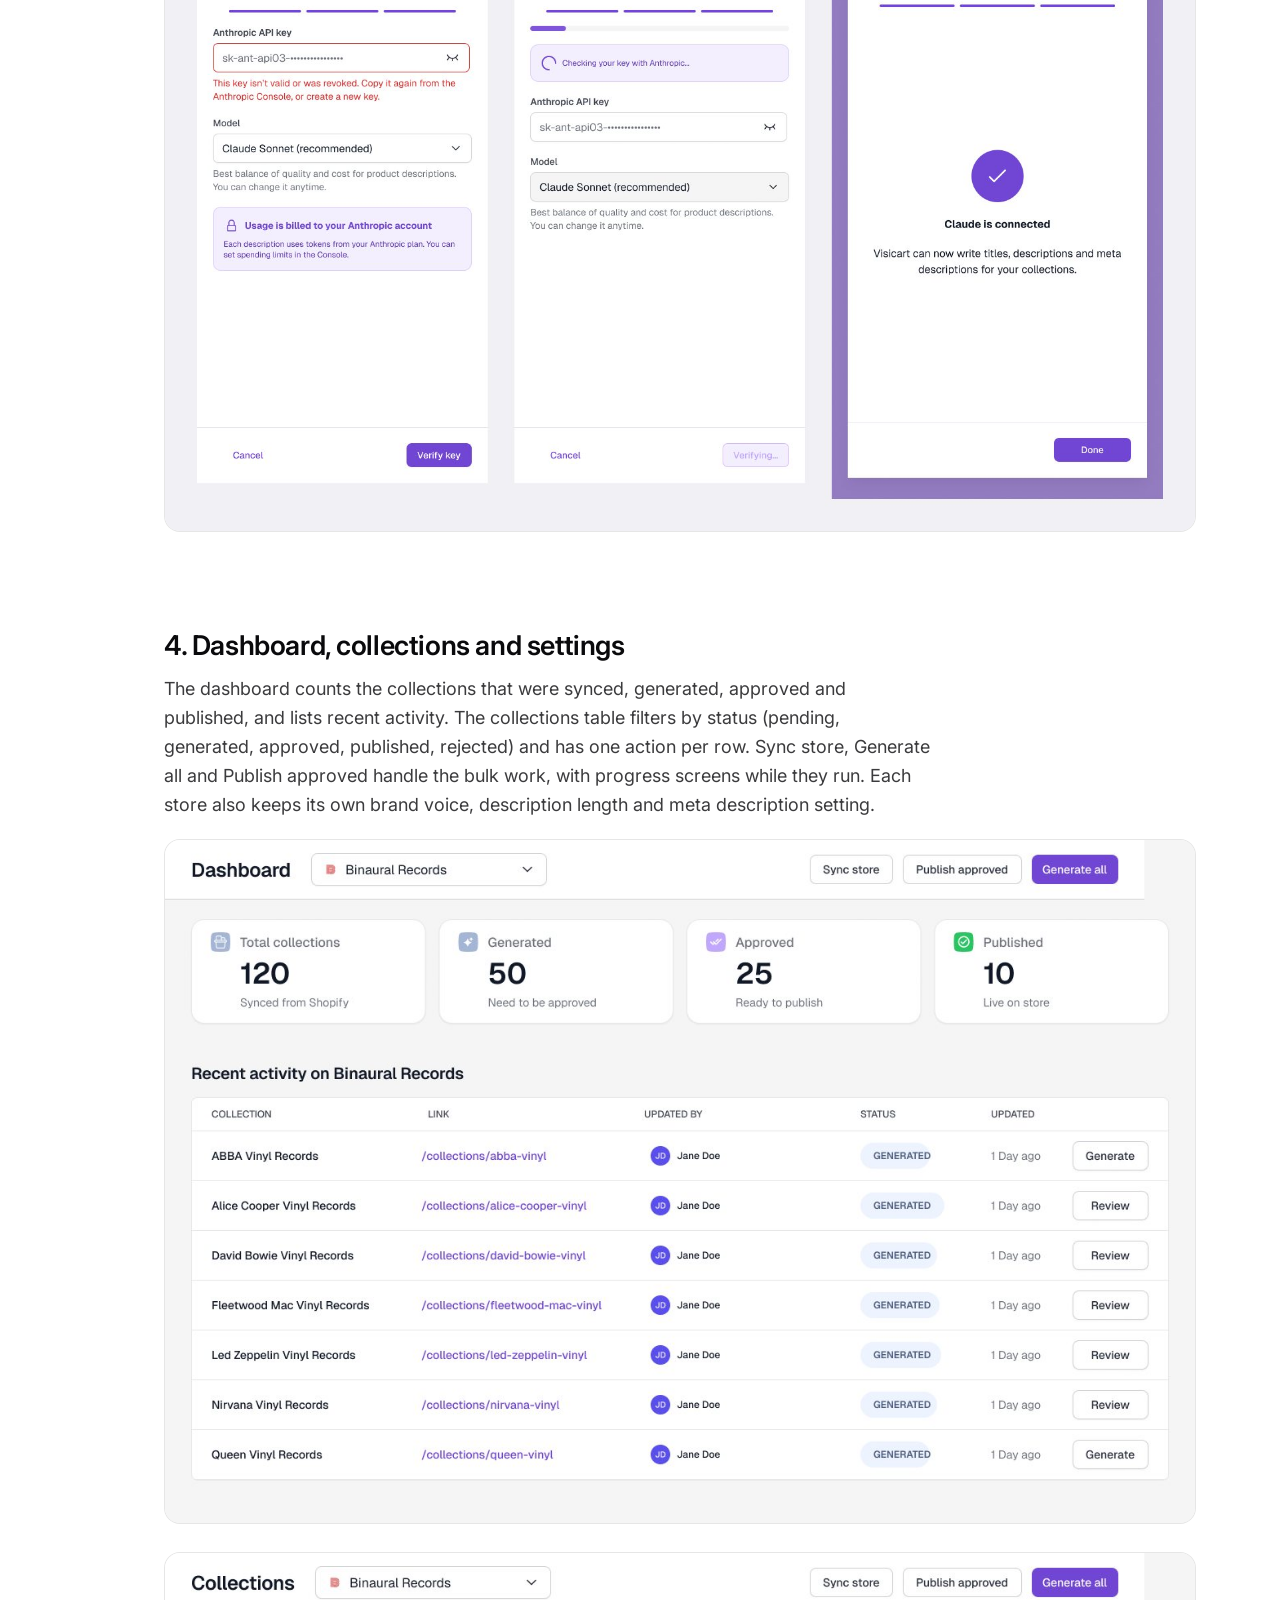
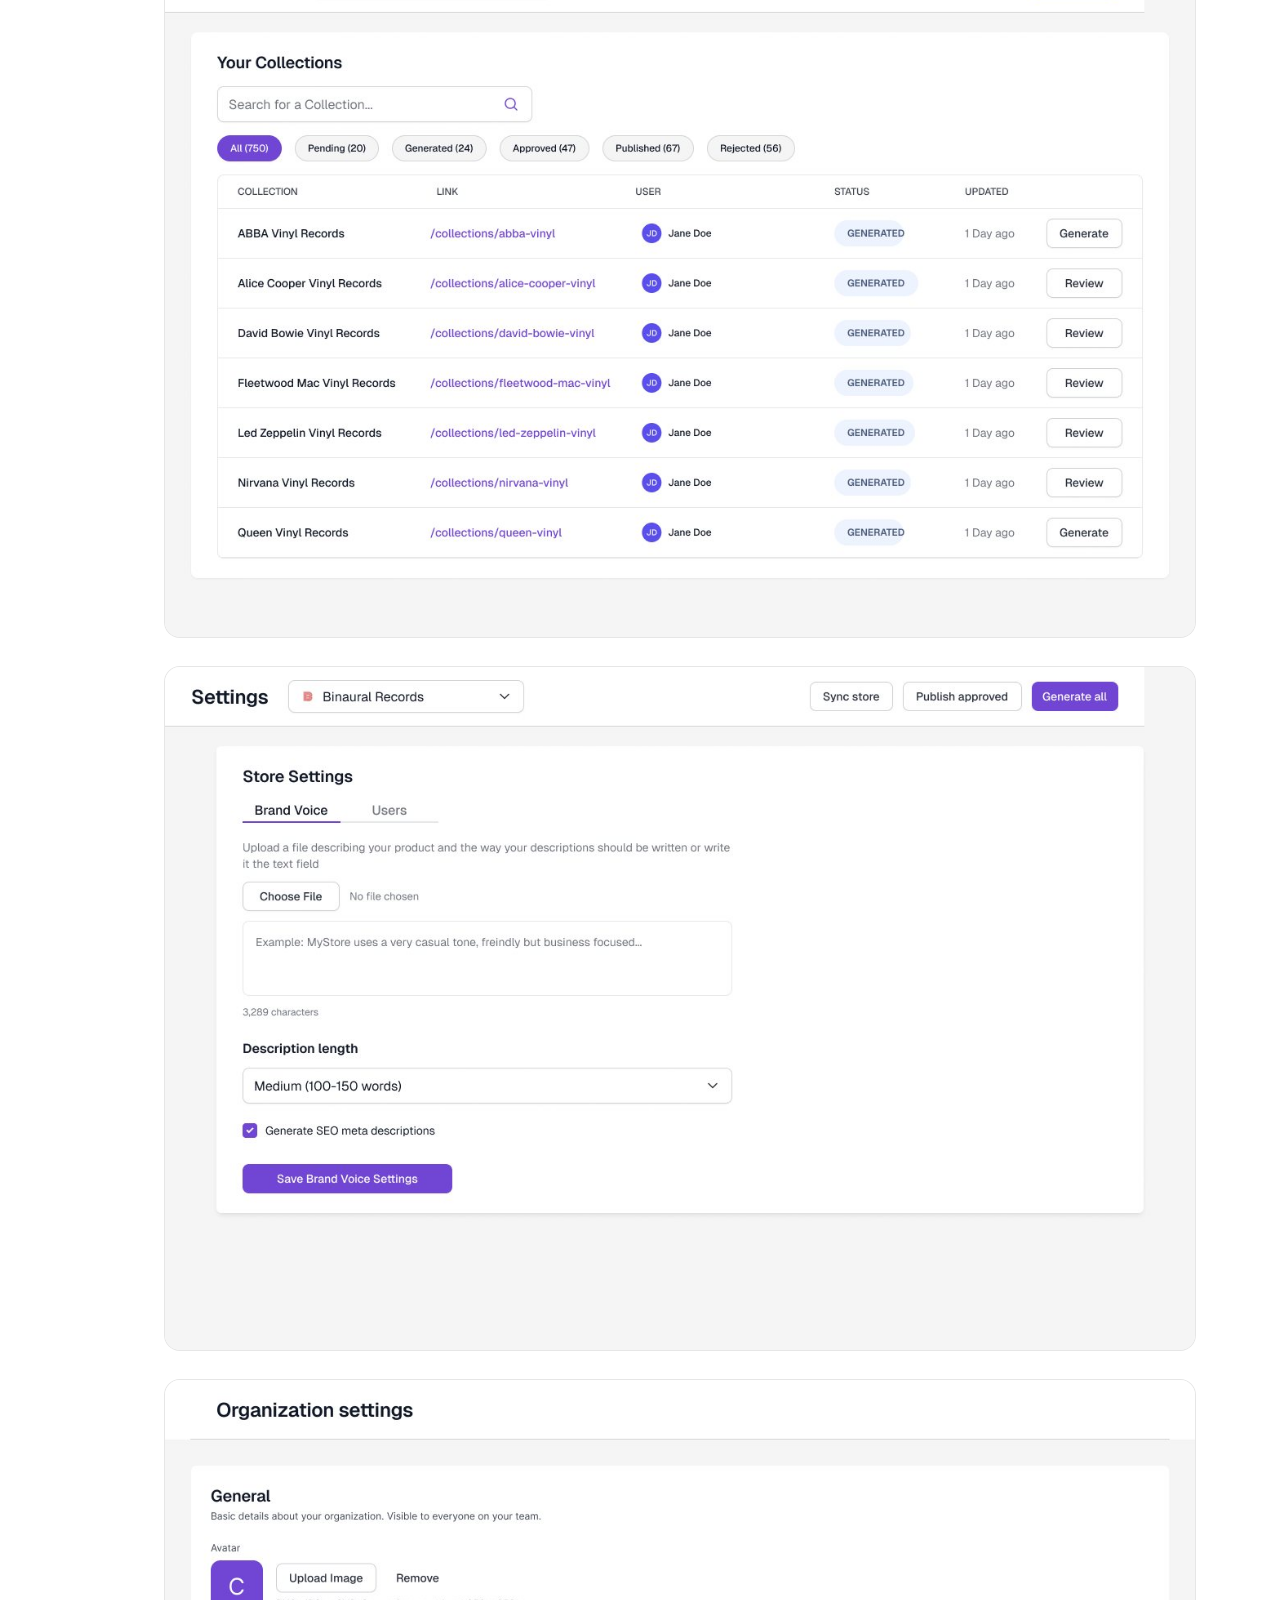
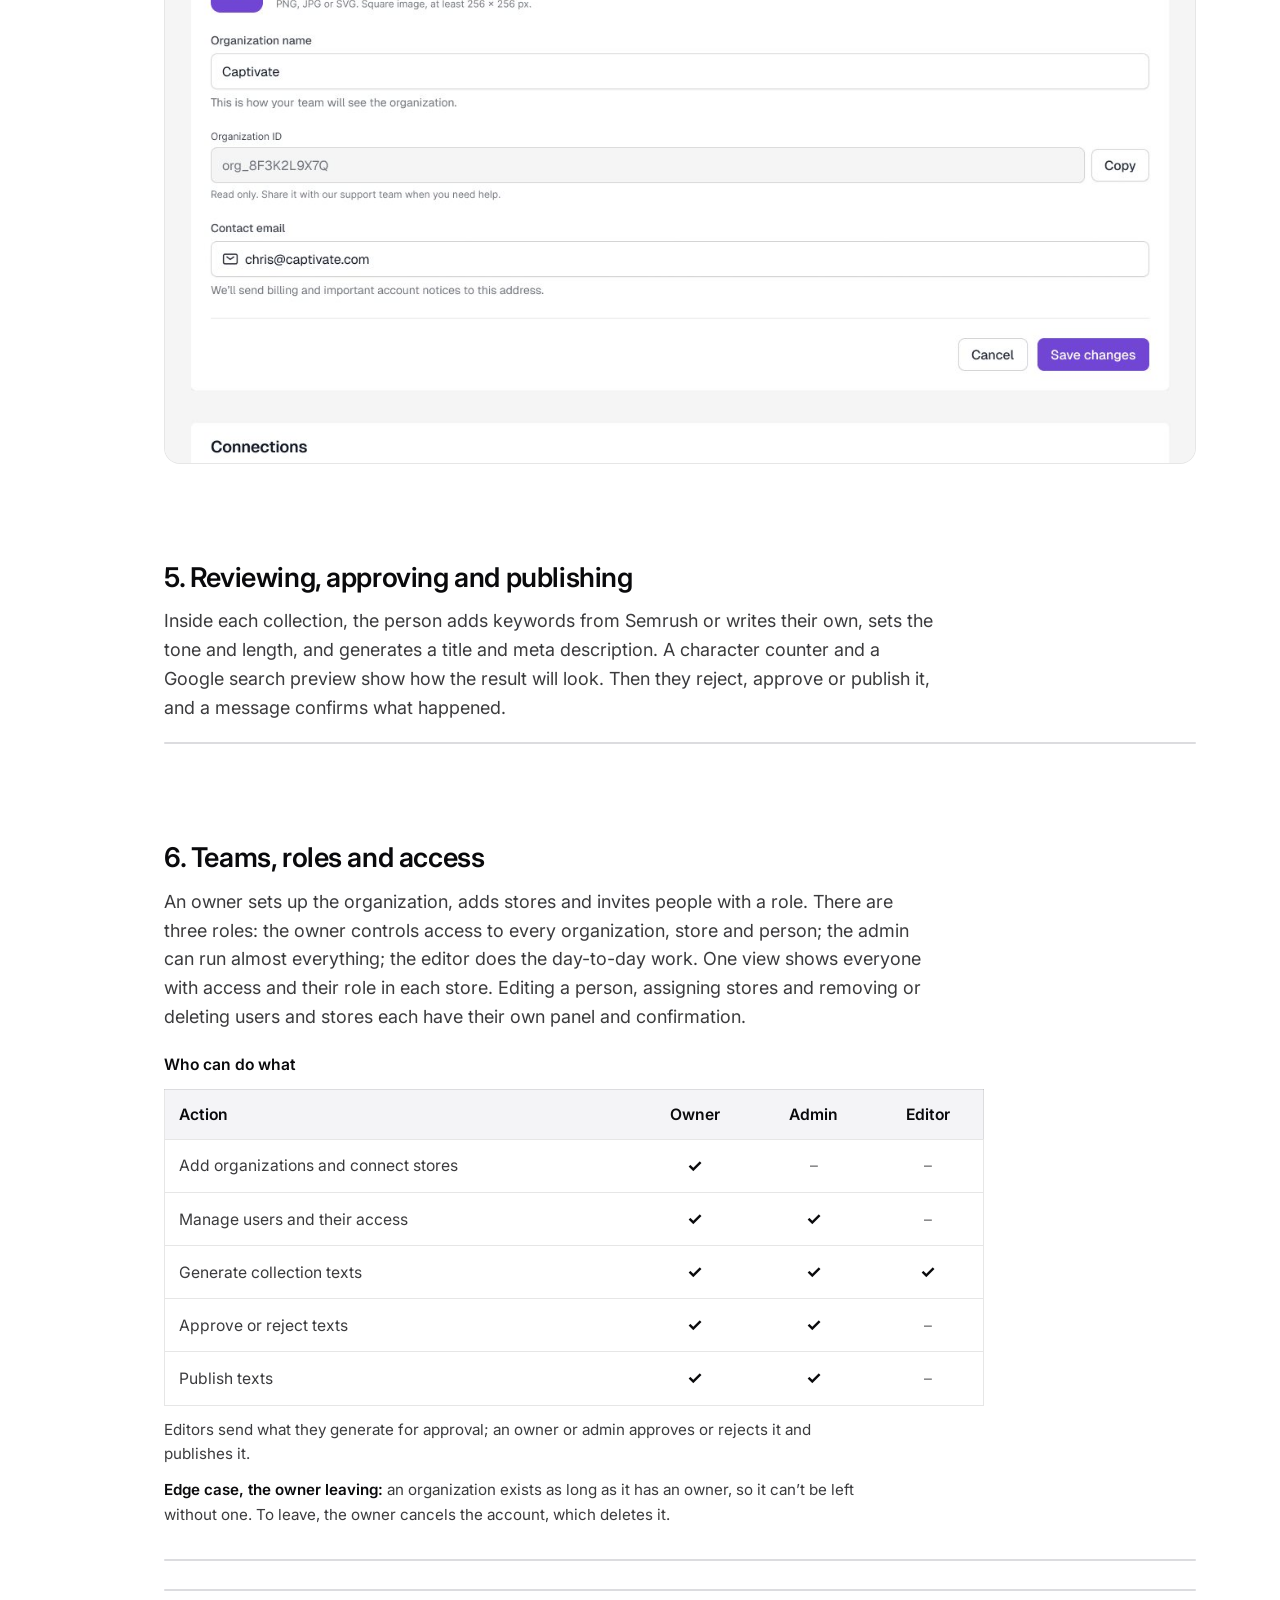
<file: project.html>
<!DOCTYPE html>
<html lang="en">
<head>
<meta charset="UTF-8">
<meta name="viewport" content="width=device-width, initial-scale=1.0">
<title>Case study — Sal Gonzalez</title>
<meta name="description" content="Case study by Sal Gonzalez, product designer.">
<meta property="og:type" content="article">
<meta property="og:title" content="Case study — Sal Gonzalez">
<meta property="og:description" content="Case study by Sal Gonzalez, product designer.">
<meta property="og:image" content="https://algovisual-mx.github.io/algovisual/assets/og-image.jpg">
<meta property="og:image:width" content="1200">
<meta property="og:image:height" content="630">
<meta property="og:image:alt" content="Sal Gonzalez, Product designer: four case studies">
<meta name="twitter:card" content="summary_large_image">
<link rel="icon" href="assets/favicon.ico?v=2" sizes="any">
<link rel="icon" href="assets/favicon-32.png?v=2" type="image/png" sizes="32x32">
<link rel="icon" href="assets/favicon-192.png?v=2" type="image/png" sizes="192x192">
<link rel="apple-touch-icon" href="assets/apple-touch-icon.png?v=2">

<link rel="preconnect" href="https://fonts.googleapis.com">
<link rel="preconnect" href="https://fonts.gstatic.com" crossorigin>
<link href="https://fonts.googleapis.com/css2?family=Inter:wght@400;500;600;700;800&display=swap" rel="stylesheet">

<link rel="stylesheet" href="css/style.css?v=20270115">
<link rel="stylesheet" href="css/project.css?v=20270115">
<script src="js/page-wipe.js?v=20270115"></script>
</head>
<body>

<div class="nav-wrap">
  <nav class="nav" aria-label="Primary">
    <div class="nav-left">
      <a class="nav-logo" href="index.html" aria-label="Sal Gonzalez — home">
        <span class="nav-avatar" aria-hidden="true"><img src="assets/images/salvador-gonzalez-avatar.jpg" alt="" width="88" height="88" decoding="async"></span>
        <span class="nav-id">
          <span class="nav-id__name">Sal Gonzalez</span>
          <span class="nav-id__role">Product Designer</span>
        </span>
      </a>
      <a class="nav-link" data-nav="work" href="index.html">Work</a>
      <a class="nav-link" data-nav="about" href="about.html">About</a>
      <a class="nav-link has-tip" data-tip="Download CV" aria-label="CV, download" href="assets/cv/Salvador-Gonzalez-CV.pdf" download="Salvador-Gonzalez-CV.pdf">CV</a>
      <button class="theme-toggle has-tip" data-theme-toggle data-tip="Switch to dark mode" type="button" aria-label="Switch to dark mode">
        <svg class="icon-moon" viewBox="0 0 24 24" fill="none" xmlns="http://www.w3.org/2000/svg" aria-hidden="true">
          <path d="M21 12.79A9 9 0 1 1 11.21 3 7 7 0 0 0 21 12.79Z" stroke="currentColor" stroke-width="1.8" stroke-linecap="round" stroke-linejoin="round"/>
        </svg>
        <svg class="icon-sun" viewBox="0 0 24 24" fill="none" xmlns="http://www.w3.org/2000/svg" aria-hidden="true">
          <circle cx="12" cy="12" r="4.2" stroke="currentColor" stroke-width="1.8"/>
          <path d="M12 2.5v2.4M12 19.1v2.4M4.9 4.9l1.7 1.7M17.4 17.4l1.7 1.7M2.5 12h2.4M19.1 12h2.4M4.9 19.1l1.7-1.7M17.4 6.6l1.7-1.7" stroke="currentColor" stroke-width="1.8" stroke-linecap="round"/>
        </svg>
      </button>
    </div>
    <div class="nav-right">
      <span class="nav-status"><i class="nav-status__dot" aria-hidden="true"></i>Available for new opportunities</span>
      <a class="btn btn-primary nav-cta has-tip has-tip--end" data-tip="Open email app" aria-label="Let&rsquo;s Talk, open email app" href="mailto:salvador.galvizouri@gmail.com">Let&rsquo;s Talk</a>
    </div>
  </nav>
</div>

<main data-project-root>
  <!-- Populated by js/project-page.js based on the ?slug= query parameter -->
</main>

<section class="cta-band">
  <div class="container">
    <h2 class="cta-title">Open to product design roles. <span class="accent">Let&rsquo;s talk.</span></h2>
    <p class="cta-sub">The best way to reach me is by email or LinkedIn. My CV is one click away.</p>
    <div class="cta-actions">
      <a class="btn btn-ghost" href="mailto:salvador.galvizouri@gmail.com">Email</a>
      <a class="btn btn-ghost" href="https://www.linkedin.com/in/salvador-alvizouri/" target="_blank" rel="noopener noreferrer">LinkedIn</a>
      <a class="btn btn-ghost" href="assets/cv/Salvador-Gonzalez-CV.pdf" download="Salvador-Gonzalez-CV.pdf">Download CV</a>
    </div>
  </div>
</section>

<footer class="site-footer">
  <div class="container">
    <div class="footer-bottom">
      <span>&copy; <span data-year></span> Salvador Gonzalez Alvizouri (Sal Gonzalez) &middot; Algovisual</span>
      <a href="mailto:salvador.galvizouri@gmail.com">salvador.galvizouri@gmail.com</a>
    </div>
  </div>
</footer>

<script src="js/main.js?v=20270115"></script>
<script src="js/cursor.js?v=20270115"></script>
<script src="js/projects-data.js?v=20270115"></script>
<script src="js/project-page.js?v=20270115"></script>
</body>
</html>
</file>
<file: css/style.css>
/* ==========================================================================
   Algovisual — global styles: reset, tokens, typography, nav, footer, buttons
   ========================================================================== */

/* ---- Reset ------------------------------------------------------------- */
*,
*::before,
*::after { box-sizing: border-box; }

html, body, h1, h2, h3, h4, p, figure, blockquote, ul, ol, dl { margin: 0; }
ul, ol { padding: 0; list-style: none; }
img, svg, video { display: block; max-width: 100%; }
a { color: inherit; text-decoration: none; }
button { font: inherit; color: inherit; background: none; border: 0; cursor: pointer; }
input, textarea { font: inherit; color: inherit; }

html {
  scroll-behavior: smooth;
  -webkit-text-size-adjust: 100%;
  overflow-x: hidden;
}

@media (prefers-reduced-motion: reduce) {
  html { scroll-behavior: auto; }
  *, *::before, *::after {
    animation-duration: 0.01ms !important;
    animation-iteration-count: 1 !important;
    transition-duration: 0.01ms !important;
    scroll-behavior: auto !important;
  }
}

/* ---- Design tokens ------------------------------------------------------ */
:root {
  --font-heading: 'Inter', -apple-system, BlinkMacSystemFont, 'Segoe UI', sans-serif;
  --font-body: 'Inter', -apple-system, BlinkMacSystemFont, 'Segoe UI', sans-serif;

  --accent: #475DD7;
  --accent-rgb: 71, 93, 215;
  --accent-soft: rgba(71, 93, 215, 0.14);

  --radius-sm: 8px;
  --radius-md: 16px;
  --radius-lg: 28px;
  --radius-pill: 999px;

  --container: 1240px;
  --gutter: clamp(20px, 5vw, 64px);

  --ease: cubic-bezier(0.16, 1, 0.3, 1);
  --dur-fast: 0.2s;
  --dur-med: 0.45s;
  --dur-slow: 0.8s;

  /* Dark theme (default) */
  --bg: #000000;
  --bg-elev: #0c0c0e;
  --bg-elev-2: #141417;
  --fg: #ffffff;
  --fg-muted: rgba(255, 255, 255, 0.62);
  --fg-faint: rgba(255, 255, 255, 0.38);
  --border: rgba(255, 255, 255, 0.12);
  --border-strong: rgba(255, 255, 255, 0.22);
  --wave-line: rgba(255, 255, 255, 0.5);
  --shadow: 0 20px 60px rgba(0, 0, 0, 0.45);
  --logo-filter: invert(1);
  /* Arrow cursor: purple with a black outline in dark mode. */
  --cursor-fill: var(--accent);
  --cursor-stroke: #000000;
}

:root[data-theme="light"] {
  --bg: #ffffff;
  --bg-elev: #f4f4f7;
  --bg-elev-2: #ececf1;
  --fg: #0a0a0c;
  --fg-muted: rgba(10, 10, 12, 0.8);
  --fg-faint: rgba(10, 10, 12, 0.6);
  --border: rgba(10, 10, 12, 0.1);
  --border-strong: rgba(10, 10, 12, 0.18);
  --wave-line: rgba(10, 10, 12, 0.4);
  --shadow: 0 20px 60px rgba(0, 0, 0, 0.1);
  --logo-filter: none;
  --cursor-fill: var(--fg);
  --cursor-stroke: none;
}

@media (prefers-color-scheme: light) {
  :root:not([data-theme="dark"]) {
    --bg: #ffffff;
    --bg-elev: #f4f4f7;
    --bg-elev-2: #ececf1;
    --fg: #0a0a0c;
    --fg-muted: rgba(10, 10, 12, 0.8);
    --fg-faint: rgba(10, 10, 12, 0.6);
    --border: rgba(10, 10, 12, 0.1);
    --border-strong: rgba(10, 10, 12, 0.18);
    --wave-line: rgba(10, 10, 12, 0.4);
    --shadow: 0 20px 60px rgba(0, 0, 0, 0.1);
    --logo-filter: none;
    --cursor-fill: var(--fg);
    --cursor-stroke: none;
  }
}

/* ---- Base ---------------------------------------------------------------*/
body {
  background: var(--bg);
  color: var(--fg);
  font-family: var(--font-body);
  font-size: 1.125rem;
  line-height: 1.6;
  -webkit-font-smoothing: antialiased;
  transition: background-color var(--dur-med) var(--ease), color var(--dur-med) var(--ease);
}

/* One heading style for the whole site: the one used by the home title. */
h1, h2, h3, h4 {
  font-family: var(--font-heading);
  font-weight: 600;
  letter-spacing: -0.03em;
  line-height: 1.1;
}

p { color: var(--fg-muted); }

.container {
  width: 100%;
  max-width: var(--container);
  margin-inline: auto;
  padding-inline: var(--gutter);
}

section { position: relative; }

::selection {
  background: var(--accent);
  color: #fff;
}

/* Focus visibility */
a:focus-visible,
button:focus-visible,
input:focus-visible {
  outline: 2px solid var(--accent);
  outline-offset: 3px;
  border-radius: 4px;
}

/* ---- Buttons -------------------------------------------------------------*/
.btn {
  display: inline-flex;
  align-items: center;
  justify-content: center;
  gap: 0.6em;
  padding: 0.95em 1.8em;
  font-family: var(--font-heading);
  font-size: 1.125rem;
  letter-spacing: 0.02em;
  border-radius: var(--radius-pill);
  white-space: nowrap;
  transition: transform var(--dur-fast) var(--ease), background-color var(--dur-fast) var(--ease), color var(--dur-fast) var(--ease), box-shadow var(--dur-fast) var(--ease);
}

.btn-primary {
  background: var(--accent);
  color: #ffffff;
}
.btn-primary:hover {
  transform: translateY(-2px);
}
.btn-primary:active { transform: translateY(0); }

.btn-ghost {
  background: transparent;
  color: var(--fg);
  border: 1px solid var(--border-strong);
}
.btn-ghost:hover {
  border-color: var(--accent);
  color: var(--accent);
  transform: translateY(-2px);
}

/* ---- Nav ------------------------------------------------------------------*/
.nav-wrap {
  position: sticky;
  top: 0;
  z-index: 100;
  width: 100%;
  background: transparent;
  transition: background-color var(--dur-med) var(--ease), box-shadow var(--dur-med) var(--ease);
}

.nav-wrap.is-scrolled {
  background: var(--bg);
  box-shadow: 0 1px 0 var(--border);
}

/* Home: the bar floats over the hero so its glow runs right to the top edge
   (no cut). js/main.js measures the bar into --nav-h and turns it solid once
   the work section arrives. */
body[data-page="work"] .nav-wrap {
  margin-bottom: calc(-1 * var(--nav-h, 80px));
}

/* Tooltip for nav items: data-tip text in a small pill under the item. */
.has-tip { position: relative; }
.has-tip::after {
  content: attr(data-tip);
  position: absolute;
  top: calc(100% + 10px);
  left: 50%;
  padding: 0.45em 0.9em;
  font-family: var(--font-heading);
  font-size: 0.8125rem;
  font-weight: 500;
  letter-spacing: 0.01em;
  line-height: 1.2;
  white-space: nowrap;
  color: var(--bg);
  background: var(--fg);
  border-radius: var(--radius-pill);
  box-shadow: var(--shadow);
  opacity: 0;
  pointer-events: none;
  transform: translate(-50%, -4px);
  transition: opacity var(--dur-fast) var(--ease), transform var(--dur-fast) var(--ease);
}
.has-tip--end::after { left: auto; right: 0; transform: translate(0, -4px); }
@media (hover: hover) {
  .has-tip:hover::after,
  .has-tip:focus-visible::after {
    opacity: 1;
    transform: translate(-50%, 0);
    transition-delay: 0.25s;
  }
  .has-tip--end:hover::after,
  .has-tip--end:focus-visible::after { transform: translate(0, 0); }
}
@media (prefers-reduced-motion: reduce) {
  .has-tip::after { transition: opacity var(--dur-fast) linear; transform: translate(-50%, 0); }
  .has-tip--end::after { transform: none; }
}

.nav {
  display: flex;
  align-items: center;
  justify-content: space-between;
  gap: 16px;
  width: 100%;
  padding: 18px var(--gutter);
}

.nav-left {
  display: flex;
  align-items: center;
  gap: clamp(4px, 1.5vw, 24px);
}

.nav-logo {
  display: inline-flex;
  align-items: center;
  gap: 14px;
  flex-shrink: 0;
  /* The hover pill's padding is cancelled by the negative margin, so the
     avatar / text sit where they would without it. */
  padding: 10px 20px 10px 10px;
  margin: -10px -20px -10px -10px;
  border-radius: var(--radius-pill);
  transition: background-color var(--dur-fast) var(--ease);
}
.nav-logo:hover {
  background: var(--bg-elev-2);
}
.nav-logo:hover .nav-id__role { color: var(--fg); }

/* Circle avatar — solid accent for now, an <img> inside it later. */
.nav-avatar {
  display: block;
  flex-shrink: 0;
  width: 44px;
  height: 44px;
  overflow: hidden;
  border-radius: 50%;
  background: var(--accent);
}
.nav-avatar img {
  display: block;
  width: 100%;
  height: 100%;
  object-fit: cover;
  object-position: 50% 25%;
}

.nav-id {
  display: flex;
  flex-direction: column;
  line-height: 1.2;
}
.nav-id__name {
  font-family: var(--font-heading);
  font-size: 1.1rem;
  font-weight: 700;
  letter-spacing: -0.01em;
  color: var(--fg);
}
.nav-id__role {
  font-size: 0.85rem;
  color: var(--fg);
  transition: color var(--dur-fast) var(--ease);
}

.nav-link {
  position: relative;
  padding: 0.55em 1em;
  font-family: var(--font-heading);
  font-size: 1.125rem;
  letter-spacing: 0.01em;
  color: var(--fg);
  border-radius: var(--radius-pill);
  white-space: nowrap;
  transition: color var(--dur-fast) var(--ease), background-color var(--dur-fast) var(--ease);
}
.nav-link:hover { color: var(--fg); background: var(--bg-elev-2); }
.nav-link.is-active { color: var(--accent); font-weight: 700; }

.nav-cta {
  padding: 0.6em 1.15em;
  flex-shrink: 0;
}

/* Availability, left of the contact button: a green dot and text, no background. */
.nav-right { display: flex; align-items: center; gap: 22px; flex-shrink: 0; }
.nav-status {
  display: inline-flex;
  align-items: center;
  gap: 9px;
  font-size: 0.9rem;
  font-weight: 500;
  letter-spacing: 0.005em;
  white-space: nowrap;
  color: var(--fg);
}
.nav-status__dot {
  flex-shrink: 0;
  width: 9px;
  height: 9px;
  border-radius: 50%;
  background: #2fbf4a;
  animation: nav-dot 2.4s ease-out infinite;
}
@keyframes nav-dot {
  0%   { box-shadow: 0 0 0 0 rgba(47, 191, 74, 0.55); }
  70%  { box-shadow: 0 0 0 8px rgba(47, 191, 74, 0); }
  100% { box-shadow: 0 0 0 0 rgba(47, 191, 74, 0); }
}
@media (prefers-reduced-motion: reduce) { .nav-status__dot { animation: none; } }
@media (max-width: 1040px) { .nav-status { display: none; } }

.theme-toggle {
  display: inline-flex;
  align-items: center;
  justify-content: center;
  width: 42px;
  height: 42px;
  border-radius: 50%;
  color: var(--fg);
  transition: color var(--dur-fast) var(--ease), background-color var(--dur-fast) var(--ease);
  flex-shrink: 0;
}
.theme-toggle:hover { color: var(--fg); background: var(--bg-elev-2); }
.theme-toggle svg { width: 20px; height: 20px; }
.theme-toggle .icon-sun { display: none; }
:root[data-theme="light"] .theme-toggle .icon-moon { display: none; }
:root[data-theme="light"] .theme-toggle .icon-sun { display: block; }

/* ---- Mobile nav: logo + "Menu +" toggle; staggered panel built by js/main.js
   (transition after React Bits' StaggeredMenu) -------------------------------- */
.nav-burger { display: none; }
.sm { display: none; }

@media (max-width: 700px) {
  .nav { padding: 12px var(--gutter); gap: 8px; }
  .nav-left .nav-link,
  .nav-left .theme-toggle,
  .nav-cta { display: none; }
  .nav-avatar { width: 40px; height: 40px; }

  /* Toggle: icon only. Hamburger in the bar; in the panel it morphs to a cross. */
  .sm-toggle {
    display: inline-grid;
    place-items: center;
    width: 52px;
    height: 52px;
    color: var(--fg);
    background: transparent;
    border-radius: 50%;
  }
  .nav-burger { display: inline-grid; margin-right: -8px; }
  html.menu-open .nav-burger { visibility: hidden; }
  .sm-burger { position: relative; display: block; width: 28px; height: 20px; }
  .sm-burger span {
    position: absolute;
    left: 0;
    width: 100%;
    height: 3px;
    border-radius: 3px;
    background: currentColor;
    transition: transform 0.5s cubic-bezier(0.165, 0.84, 0.44, 1), opacity 0.25s ease;
  }
  .sm-burger span:nth-child(1) { top: 0; }
  .sm-burger span:nth-child(2) { top: 8.5px; }
  .sm-burger span:nth-child(3) { top: 17px; }
  .sm-toggle.is-x .sm-burger span:nth-child(1) { transform: translateY(8.5px) rotate(45deg); }
  .sm-toggle.is-x .sm-burger span:nth-child(2) { opacity: 0; transform: scaleX(0); }
  .sm-toggle.is-x .sm-burger span:nth-child(3) { transform: translateY(-8.5px) rotate(-45deg); }
  .sm-toggle--overlay { margin-right: -8px; }
  .sm-toggle--overlay .sm-burger { width: 28px; height: 20px; }

  /* Overlay */
  .sm {
    position: fixed;
    inset: 0;
    z-index: 800; /* above the nav (100), under the page wipe (900) */
    display: block;
    overflow: hidden;
    visibility: hidden;
    pointer-events: none;
  }
  .sm:focus { outline: none; }
  .sm.is-open,
  .sm.is-closing { visibility: visible; }
  .sm.is-open { pointer-events: auto; }

  .sm-header {
    position: absolute;
    top: 0;
    left: 0;
    width: 100%;
    display: flex;
    align-items: center;
    justify-content: space-between;
    padding: 12px var(--gutter);
    z-index: 20;
  }
  .sm-brand { pointer-events: auto; }

  .sm-prelayers { position: absolute; inset: 0; z-index: 5; pointer-events: none; }
  .sm-prelayer { position: absolute; inset: 0; transform: translateX(100%); }
  .sm-prelayer:nth-child(1) { background: color-mix(in srgb, var(--accent) 38%, var(--bg)); }
  .sm-prelayer:nth-child(2) { background: var(--accent); }

  .sm-panel {
    position: absolute;
    inset: 0;
    z-index: 10;
    display: flex;
    flex-direction: column;
    padding: 6.5rem var(--gutter) calc(1.75rem + env(safe-area-inset-bottom, 0px));
    overflow-y: auto;
    background: var(--bg);
    transform: translateX(100%);
  }
  .sm-panel-inner { flex: 1; display: flex; flex-direction: column; gap: 1.25rem; }

  .sm-panel-list { list-style: none; margin: 0; padding: 0; display: flex; flex-direction: column; gap: 0.5rem; }
  .sm-panel-itemWrap { position: relative; overflow: hidden; line-height: 1; }
  .sm-panel-item {
    position: relative;
    display: inline-block;
    font-family: var(--font-heading);
    font-weight: 600;
    font-size: clamp(3rem, 16vw, 4rem);
    line-height: 1;
    letter-spacing: -0.04em;
    text-transform: uppercase;
    color: var(--fg);
    transition: color 0.25s;
  }
  .sm-panel-item:hover,
  .sm-panel-item.is-active { color: var(--accent); }
  .sm-panel-itemLabel { display: inline-block; transform: translateY(140%) rotate(10deg); transform-origin: 50% 100%; will-change: transform; }

  /* Dark / light mode: a row of its own under the links */
  .sm-panel-itemWrap--theme { margin-top: 1.25rem; padding-top: 1.25rem; border-top: 1px solid var(--border); }
  .sm-theme {
    display: inline-flex;
    align-items: center;
    color: var(--fg-muted);
    font-family: var(--font-heading);
    font-size: 1.25rem;
    font-weight: 500;
    padding: 4px 0;
    transition: color 0.25s;
  }
  .sm-theme:hover { color: var(--accent); }
  .sm-theme .sm-panel-itemLabel { display: inline-flex; align-items: center; gap: 12px; }
  .sm-theme svg { width: 22px; height: 22px; }
  .sm-theme .icon-sun { display: none; }
  :root[data-theme="light"] .sm-theme .icon-moon { display: none; }
  :root[data-theme="light"] .sm-theme .icon-sun { display: block; }

  /* Let's Talk: full-width button */
  .sm-foot { margin-top: auto; padding-top: 2rem; }
  .sm-cta { width: 100%; opacity: 0; transform: translateY(25px); }

  /* ---- Motion: open --------------------------------------------------------
     layers 0 / 0.07s, panel 0.15s, links 0.25s + 0.1s each, numbers +0.1s,
     contact block 0.41s. Easing: quart out (GSAP power4.out). */
  .sm.is-open .sm-prelayer { transform: none; transition: transform 0.5s cubic-bezier(0.165, 0.84, 0.44, 1); }
  .sm.is-open .sm-prelayer:nth-child(2) { transition-delay: 0.07s; }
  .sm.is-open .sm-panel { transform: none; transition: transform 0.65s cubic-bezier(0.165, 0.84, 0.44, 1) 0.15s; }

  .sm.is-open .sm-panel-itemLabel,
  .sm.is-closing .sm-panel-itemLabel { transform: none; }
  .sm.is-open .sm-panel-itemLabel { transition: transform 1s cubic-bezier(0.165, 0.84, 0.44, 1) calc(0.25s + var(--i, 0) * 0.1s); }
  .sm.is-open .sm-cta,
  .sm.is-closing .sm-cta { opacity: 1; transform: none; }
  .sm.is-open .sm-cta {
    transition: opacity 0.55s ease-out 0.5s, transform 0.55s cubic-bezier(0.215, 0.61, 0.355, 1) 0.5s, background-color var(--dur-fast) var(--ease);
  }

  /* ---- Motion: close — everything slides out together (power3.in, 0.32s) --- */
  .sm:not(.is-open) .sm-prelayer,
  .sm:not(.is-open) .sm-panel { transition: transform 0.32s cubic-bezier(0.55, 0.055, 0.675, 0.19); }
}

html.menu-open { overflow: hidden; }

@media (max-width: 700px) and (prefers-reduced-motion: reduce) {
  .sm *,
  .sm { transition-duration: 0.01s !important; transition-delay: 0s !important; }
}

/* ---- Page offset (fixed nav) ---------------------------------------------*/
main { display: block; }

/* ---- Custom cursor --------------------------------------------------------
   A purple rounded-arrow cursor that tracks the pointer (desktop /
   fine-pointer only, see js/cursor.js). The wrapper is a zero-size anchor
   positioned via left/top from JS; the arrow and the "view" circle are two
   independently-transformed children cross-faded between via the
   .is-view class, each with its own hotspot alignment. */
.has-custom-cursor,
.has-custom-cursor a,
.has-custom-cursor button {
  cursor: none;
}

.cursor-dot {
  position: fixed;
  top: 0;
  left: 0;
  width: 0;
  height: 0;
  pointer-events: none;
  z-index: 1000;
  opacity: 0;
  /* Moved with transform (set from js/cursor.js), not left/top, so following
     the pointer doesn't trigger layout. */
  will-change: transform;
}

.cursor-dot.is-active { opacity: 1; }

.cursor-dot__arrow {
  position: absolute;
  top: -4px;
  left: -4px;
  width: 30px;
  height: 30px;
  max-width: none;
  /* Dark mode: purple with a black outline. Light mode: var(--fg). The outline
     is painted under the fill so it only shows outside the arrow. */
  fill: var(--cursor-fill);
  stroke: var(--cursor-stroke);
  stroke-width: 9;
  stroke-linejoin: round;
  paint-order: stroke fill;
  overflow: visible;
  transform-origin: 0 0;
  transition: opacity 0.2s ease, transform 0.25s var(--ease);
}
.cursor-dot.is-view .cursor-dot__arrow {
  opacity: 0;
  transform: scale(0.4);
}

.cursor-dot__circle {
  position: absolute;
  top: 0;
  left: 0;
  width: 72px;
  height: 72px;
  display: flex;
  align-items: center;
  justify-content: center;
  border-radius: 50%;
  /* Same purple as the buttons. */
  background: var(--accent);
  opacity: 0;
  transform: translate(-50%, -50%) scale(0.3);
  transition: transform 0.3s cubic-bezier(0.34, 1.56, 0.64, 1), opacity 0.2s ease, background-color 0.25s ease;
}
.cursor-dot.is-view .cursor-dot__circle {
  opacity: 1;
  transform: translate(-50%, -50%) scale(1);
}

.cursor-dot__label {
  opacity: 0;
  font-family: var(--font-heading);
  font-size: 0.85rem;
  letter-spacing: 0.02em;
  color: #fff;
  transition: opacity 0.2s ease;
}
.cursor-dot.is-view .cursor-dot__label { opacity: 1; }

/* ---- Contact band (before the footer) ------------------------------------*/
.cta-band {
  padding-block: clamp(70px, 12vw, 140px);
  text-align: center;
}

.cta-title {
  /* Same size as the section titles on phones, growing to 4rem on desktop. */
  font-size: clamp(1.8rem, 6vw, 4rem);
  max-width: 20ch;
  margin-inline: auto;
}

.cta-title .accent { color: var(--accent); }

.cta-sub {
  margin: 20px auto 0;
  max-width: 42ch;
}

.cta-actions {
  margin-top: 36px;
  display: flex;
  flex-wrap: wrap;
  justify-content: center;
  gap: 14px;
}

/* ---- Footer ---------------------------------------------------------------*/
.site-footer {
  padding-block: 0 32px;
  margin-top: clamp(64px, 9vw, 120px);
}


.footer-bottom {
  display: flex;
  flex-wrap: wrap;
  justify-content: space-between;
  gap: 12px;
  padding-top: 24px;
  border-top: 1px solid var(--border);
  font-size: 0.85rem;
  color: var(--fg-faint);
}

.footer-bottom a:hover { color: var(--accent); }

/* ---- Reveal-on-scroll utility ---------------------------------------------*/
.reveal {
  opacity: 0;
  transform: translateY(28px);
  transition: opacity var(--dur-slow) var(--ease), transform var(--dur-slow) var(--ease);
}
.reveal.is-visible {
  opacity: 1;
  transform: translateY(0);
}

/* ---- Page wipe transition ---------------------------------------------------
   Five rows slide in from both sides and meet in the middle, covering the
   page while the next one loads, then retract. The project title is repeated
   inside every half so it reads as one continuous line across the rows.
   Driven by js/page-wipe.js (adds .is-covering / .is-covered / .is-opening). */
.page-wipe {
  --wipe-bg: var(--accent);
  --wipe-color: #fff;
  --wipe-accent: #fff;
  --wipe-duration: 620ms;

  position: fixed;
  inset: 0;
  z-index: 900; /* under the custom cursor (1000) */
  display: grid;
  grid-template-rows: repeat(5, 20dvh);
  visibility: hidden;
  pointer-events: none;
}

.page-wipe__row { position: relative; height: 20dvh; overflow: hidden; }

.page-wipe__half {
  position: absolute;
  top: 0;
  bottom: 0;
  width: 0;
  overflow: hidden;
  background: var(--wipe-bg);
  transition: width var(--wipe-duration) cubic-bezier(.76, 0, .24, 1);
  transition-delay: var(--delay);
}
.page-wipe__half--start { left: 0; }
.page-wipe__half--end { right: 0; }

.page-wipe__title {
  position: absolute;
  top: calc(var(--row) * -20dvh);
  width: 100vw;
  height: 100dvh;
  display: grid;
  place-items: center;
}
.page-wipe__half--start .page-wipe__title { left: 0; }
.page-wipe__half--end .page-wipe__title { right: 0; }

.page-wipe__title span {
  width: 100vw;
  padding-inline: 4vw;
  color: var(--wipe-color);
  /* System stack on purpose: a web font would load late on the new page and
     make the title swap/jump while the screen is covered. */
  font-family: -apple-system, BlinkMacSystemFont, "Segoe UI", Helvetica, Arial, sans-serif;
  font-size: clamp(40px, 8vw, 140px);
  font-weight: 700;
  line-height: .9;
  letter-spacing: -.05em;
  text-align: center;
}

.page-wipe__row:nth-child(3)::after {
  content: "";
  position: absolute;
  left: 50%;
  top: 50%;
  z-index: 5;
  width: 7px;
  aspect-ratio: 1;
  border-radius: 50%;
  background: var(--wipe-accent);
  opacity: 0;
  transform: translate(-50%, -50%) scale(.3);
  transition: opacity 160ms ease 280ms, transform 280ms ease 280ms;
}

.page-wipe.is-covering,
.page-wipe.is-covered,
.page-wipe.is-opening { visibility: visible; }

.page-wipe.is-covering .page-wipe__half,
.page-wipe.is-covered .page-wipe__half { width: 50%; }

.page-wipe.is-covering .page-wipe__row:nth-child(3)::after {
  opacity: 1;
  transform: translate(-50%, -50%) scale(1);
}

.page-wipe.is-covered .page-wipe__half { transition: none; }

.page-wipe.is-opening .page-wipe__half {
  width: 0;
  transition-delay: calc(100ms - var(--delay));
}

@media (max-width: 700px) {
  .page-wipe__title span { padding-inline: 20px; font-size: clamp(36px, 13vw, 72px); }
}

@media (prefers-reduced-motion: reduce) {
  .page-wipe { display: none; }
}
</file>
<file: css/home.css>
/* ==========================================================================
   Home / Work page
   ========================================================================== */

/* ---- Intro (home): a static headline and a short paragraph, no motion --- */
.intro {
  position: relative;
  overflow: hidden;
  /* Compact: the nav floats over the top edge and the hero ends early, so the
     start of the work section shows above the fold. */
  padding-top: calc(var(--nav-h, 80px) + clamp(48px, 6vw, 80px));
  padding-bottom: clamp(32px, 4.4vw, 64px);
}

.intro .container {
  position: relative;
  z-index: 1;
}

/* Soft colour glow behind the intro: three blurred blobs that drift in slow
   orbits (js/glow.js pauses them off screen). Inspired by the glow on
   niklaspeterson.com, rebuilt here with plain CSS. */
.intro-glow {
  --glow-opacity: 0.26;
  container-type: inline-size;
  position: absolute;
  top: 0;
  bottom: 0;
  left: 50%;
  width: 100%;
  min-width: 768px;
  max-width: 1440px;
  transform: translateX(-50%);
  opacity: var(--glow-opacity);
  pointer-events: none;
  /* Fully faded by the bottom edge of the section, so the next section
     starts on the plain page background with no visible cut. */
  -webkit-mask-image: linear-gradient(to bottom, #000 0%, #000 22%, transparent 100%);
  mask-image: linear-gradient(to bottom, #000 0%, #000 22%, transparent 100%);
}

:root[data-theme="light"] .intro-glow { --glow-opacity: 0.34; }

@media (prefers-color-scheme: light) {
  :root:not([data-theme="dark"]) .intro-glow { --glow-opacity: 0.34; }
}

.glow-blob {
  position: absolute;
  top: var(--y);
  left: var(--x);
  width: var(--size);
  height: var(--size);
  margin: calc(var(--size) / -2) 0 0 calc(var(--size) / -2);
  background: var(--color);
  border-radius: var(--shape);
  filter: blur(7cqw);
  will-change: transform;
  animation: glow-orbit var(--duration) linear infinite;
}

.glow-blob--orange {
  --color: #fb5607;
  --x: 76cqw; --y: -1cqw; --size: 40cqw;
  --shape: 58% 42% 49% 51% / 47% 56% 44% 53%;
  --duration: 36s;
  --radius: 11cqw;
}

.glow-blob--pink {
  --color: #ff006e;
  --x: 36cqw; --y: 1cqw; --size: 34cqw;
  --shape: 44% 56% 61% 39% / 52% 41% 59% 48%;
  --duration: 32s;
  --radius: 9cqw;
}

.glow-blob--blue {
  --color: #3a86ff;
  --x: 56cqw; --y: 3cqw; --size: 42cqw;
  --shape: 52% 48% 40% 60% / 46% 57% 43% 54%;
  --duration: 40s;
  --radius: 12cqw;
}

.glow-blob--pink { animation-direction: reverse; }

@keyframes glow-orbit {
  from { transform: rotate(0deg) translateX(var(--radius)) rotate(0deg); }
  to { transform: rotate(360deg) translateX(var(--radius)) rotate(-360deg); }
}

.intro-glow[data-offscreen] .glow-blob { animation-play-state: paused; }

@media (prefers-reduced-motion: reduce) {
  .glow-blob { animation: none; }
}

.intro-title {
  max-width: 20ch;
  font-size: clamp(2.1rem, 5.4vw, 4rem);
  font-weight: 600;
  line-height: 1.1;
  letter-spacing: -0.03em;
  text-wrap: balance;
}

.intro-title .accent { color: var(--accent); }

.intro-text {
  max-width: 66ch;
  margin-top: clamp(20px, 2.6vw, 32px);
  font-size: clamp(1.15rem, 2vw, 1.5rem);
  line-height: 1.55;
  color: var(--fg-muted);
}

/* ---- Hero scroll cue (used by the home hero, see css/hero-lab.css) ------- */
.hero-scroll-cue {
  display: flex;
  flex-direction: column;
  align-items: center;
  gap: 10px;
  color: var(--fg-faint);
  font-family: var(--font-heading);
  font-size: 0.9rem;
  letter-spacing: 0.05em;
}

.hero-scroll-cue .line {
  width: 1px;
  height: 34px;
  background: linear-gradient(180deg, var(--accent), transparent);
  animation: scrollcue 1.8s var(--ease) infinite;
}

@keyframes scrollcue {
  0% { transform: scaleY(0); transform-origin: top; opacity: 0; }
  40% { transform: scaleY(1); transform-origin: top; opacity: 1; }
  60% { transform: scaleY(1); transform-origin: bottom; opacity: 1; }
  100% { transform: scaleY(0); transform-origin: bottom; opacity: 0; }
}

/* ---- Section headers ----------------------------------------------------*/
.section-head {
  display: flex;
  flex-wrap: wrap;
  justify-content: space-between;
  align-items: flex-end;
  gap: 20px;
  margin-bottom: clamp(28px, 5vw, 48px);
}

.section-title {
  font-size: clamp(1.8rem, 4.2vw, 2.8rem);
  margin-top: 10px;
}

.section-subtitle {
  color: var(--fg-muted);
  max-width: 40ch;
}

.work-section {
  padding-block: clamp(60px, 9vw, 110px);
  scroll-margin-top: 90px;
}

.work-section:first-of-type {
  padding-top: clamp(8px, 2vw, 24px);
}

/* ---- Project grid ---------------------------------------------------------*/
.project-grid {
  display: grid;
  grid-template-columns: repeat(2, 1fr);
  gap: clamp(16px, 2.4vw, 28px);
}

@media (max-width: 640px) {
  .project-grid { grid-template-columns: 1fr; }
}

.project-card {
  position: relative;
  display: block;
  border-radius: var(--radius-md);
  overflow: hidden;
  background: var(--bg-elev);
  border: 1px solid var(--border);
  transition: transform var(--dur-med) var(--ease), border-color var(--dur-med) var(--ease), box-shadow var(--dur-med) var(--ease);
}

.project-card:hover {
  transform: translateY(-6px);
  border-color: var(--border-strong);
  box-shadow: var(--shadow);
}

.project-card-media {
  position: relative;
  aspect-ratio: 4 / 3;
  overflow: hidden;
}

.project-card-media img {
  width: 100%;
  height: 100%;
  object-fit: cover;
  transition: transform var(--dur-slow) var(--ease);
}

.project-card:hover .project-card-media img {
  transform: scale(1.06);
}

.project-card-media::after {
  content: "";
  position: absolute;
  inset: 0;
  background: linear-gradient(180deg, transparent 40%, rgba(0,0,0,0.55) 100%);
  opacity: 0;
  transition: opacity var(--dur-med) var(--ease);
}
.project-card:hover .project-card-media::after { opacity: 1; }

.project-card-arrow {
  position: absolute;
  top: 14px;
  right: 14px;
  width: 38px;
  height: 38px;
  border-radius: 50%;
  background: rgba(0,0,0,0.35);
  backdrop-filter: blur(6px);
  display: flex;
  align-items: center;
  justify-content: center;
  color: #fff;
  opacity: 0;
  transform: translate(-6px, 6px) rotate(-40deg);
  transition: opacity var(--dur-med) var(--ease), transform var(--dur-med) var(--ease);
}
.project-card-arrow svg { width: 16px; height: 16px; }
.project-card:hover .project-card-arrow {
  opacity: 1;
  transform: translate(0,0) rotate(0deg);
}

.project-card-body {
  padding: 18px 20px 22px;
  display: flex;
  justify-content: space-between;
  align-items: flex-start;
  gap: 12px;
}

.project-card-title {
  font-family: var(--font-heading);
  font-size: 0.95rem;
  letter-spacing: 0.01em;
  text-transform: none;
  color: var(--fg);
  line-height: 1.35;
}

.project-card-meta {
  display: flex;
  flex-direction: column;
  align-items: flex-end;
  gap: 4px;
  flex-shrink: 0;
  text-align: right;
}

.project-card-cat {
  font-size: 0.72rem;
  color: var(--accent);
  white-space: nowrap;
}

.project-card-year {
  font-size: 0.72rem;
  color: var(--fg-faint);
}

/* ---- CTA band -----------------------------------------------------------*/

/* ---- Work list: alternating image / text rows (no cards) --------------------
   Row 1 has the image on the right, row 2 on the left, and so on. The image
   floats gently up and down in a loop. */
.work-list {
  display: flex;
  flex-direction: column;
  gap: clamp(64px, 10vw, 140px);
}

.work-row {
  display: grid;
  grid-template-columns: 1fr 1fr;
  align-items: center;
  gap: clamp(32px, 6vw, 96px);
}

.work-row--flip .work-row__text { order: 2; }
.work-row--flip .work-row__media { order: 1; }

.work-row__title {
  font-size: clamp(1.8rem, 3.6vw, 3rem);
}

.work-row__desc {
  margin-top: 16px;
  max-width: 44ch;
}

.work-row__tags {
  display: flex;
  flex-wrap: wrap;
  gap: 10px;
  margin-top: 24px;
}

.work-row__tags li {
  padding: 0.35em 0.95em;
  font-size: 0.85rem;
  color: var(--fg-muted);
  border: 1px solid var(--border-strong);
  border-radius: var(--radius-pill);
}

.work-row__cta {
  margin-top: 32px;
}
.work-row__cta svg {
  width: 18px;
  height: 18px;
  flex-shrink: 0;
}

.work-row__media {
  display: flex;
  justify-content: center;
}

.work-row__img {
  width: min(100%, 440px);
  height: auto;
  animation: work-float 5.5s ease-in-out infinite;
}
.work-row:nth-child(even) .work-row__img {
  animation-duration: 6.5s;
  animation-delay: -2.4s;
}
.work-row:nth-child(3n) .work-row__img { animation-delay: -1.2s; }

@keyframes work-float {
  0%, 100% { transform: translateY(0); }
  50% { transform: translateY(-12px); }
}

@media (max-width: 820px) {
  .work-row { grid-template-columns: 1fr; }
  /* Single column: image always on top, whichever side it sits on desktop. */
  .work-row .work-row__text { order: 1; }
  .work-row .work-row__media { order: 0; }
  .work-row__img { width: min(100%, 340px); }
}

/* ---- Work cards: two columns, the whole card is the link ----------------------
   Image floats gently; hover lifts the card (the cursor turns into "View"). */
.work-cards {
  display: grid;
  grid-template-columns: repeat(2, minmax(0, 1fr));
  gap: clamp(16px, 2.4vw, 28px);
}

@media (max-width: 720px) {
  .work-cards { grid-template-columns: 1fr; }
}

.work-card {
  display: flex;
  flex-direction: column;
  overflow: hidden;
  border-radius: var(--radius-lg);
  background: var(--bg-elev);
  border: 1px solid var(--border);
  transition: transform var(--dur-med) var(--ease), border-color var(--dur-med) var(--ease), box-shadow var(--dur-med) var(--ease);
}

.work-card:hover,
.work-card:focus-visible {
  transform: translateY(-6px);
  border-color: var(--border-strong);
  box-shadow: var(--shadow);
}

.work-card__media {
  position: relative;
  aspect-ratio: 3 / 2;
  overflow: hidden;
  background: var(--bg-elev-2);
}

/* Absolutely sized so images of any proportion fit the same frame. */
.work-card__img {
  position: absolute;
  inset: clamp(20px, 3vw, 36px);
  width: calc(100% - 2 * clamp(20px, 3vw, 36px));
  height: calc(100% - 2 * clamp(20px, 3vw, 36px));
  object-fit: contain;
  animation: work-float 5.5s ease-in-out infinite;
}
.work-card:nth-child(even) .work-card__img {
  animation-duration: 6.5s;
  animation-delay: -2.4s;
}

/* Looping video preview: fills the whole media frame, no float. */
.work-card__video {
  position: absolute;
  inset: 0;
  width: 100%;
  height: 100%;
  object-fit: cover;
  pointer-events: none;
  /* The exported previews carry a small watermark in the bottom-right corner.
     Zooming in from the top-left pushes it outside the clipped frame. */
  transform: scale(1.12);
  transform-origin: 0 0;
}

/* White text panel in both themes, so its text is fixed dark. */
.work-card__body {
  display: flex;
  flex-direction: column;
  flex: 1;
  padding: clamp(20px, 2.6vw, 30px);
  background: #fff;
  color: #0a0a0c;
}
.work-card__body .work-card__title { color: #0a0a0c; }
.work-card__body .work-card__desc { color: rgba(10, 10, 12, 0.64); }

.work-card__title {
  font-size: clamp(1.3rem, 2.2vw, 1.75rem);
}

/* Title with the role beside it: smaller and lighter than the title. */
.work-card__head {
  display: flex;
  flex-wrap: wrap;
  align-items: baseline;
  gap: 2px 12px;
}

.work-card__body .work-card__role {
  font-size: 0.8rem;
  font-weight: 400;
  letter-spacing: 0.01em;
  color: rgba(10, 10, 12, 0.5);
}

/* Product type and result stacked, told apart by weight and tone (no separator): type in bold, result in regular. */
.work-card__desc .work-card__type,
.work-card__desc .work-card__result {
  display: block;
}

.work-card__body .work-card__desc .work-card__type {
  font-weight: 600;
  color: #0a0a0c;
}

.work-card__body .work-card__desc .work-card__result {
  margin-top: 2px;
  font-weight: 400;
  color: rgba(10, 10, 12, 0.6);
}

.work-card__desc {
  margin-top: 10px;
  font-size: 1rem;
  max-width: 46ch;
}

.work-card__tags {
  display: flex;
  flex-wrap: wrap;
  gap: 8px;
  margin-top: auto;
  padding-top: 20px;
}

.work-card__tags li {
  padding: 0.3em 0.85em;
  font-size: 0.8rem;
  color: rgba(10, 10, 12, 0.64);
  border: 1px solid rgba(10, 10, 12, 0.18);
  border-radius: var(--radius-pill);
}

@media (prefers-reduced-motion: reduce) {
  .work-card__img { animation: none; }
}


/* Visicart's exported preview video carries a small watermark near its right edge;
   sliding the crop window to the left keeps it out of the frame. */
.work-card__video--crop { object-position: 25% 50%; }
</file>
<file: css/hero-lab.css>
/* ==========================================================================
   Home hero: 3D head, designed-live
   wordmark, tagline and meta row.
   ========================================================================== */

.lab-hero {
  position: relative;
  min-height: calc(100svh - 88px);
  display: flex;
  flex-direction: column;
  align-items: center;
  justify-content: center;
  gap: clamp(8px, 2vh, 20px);
  padding: clamp(16px, 3vh, 40px) var(--gutter) clamp(56px, 9vh, 84px);
  text-align: center;
  background: var(--bg);
  overflow: hidden;
}

/* ---- Head: layered wireframe that tilts toward the pointer -------------- */
.lab-head {
  width: clamp(110px, min(20vw, 22vh), 230px);
  aspect-ratio: 1;
  perspective: 700px;
  animation: lab-in 1s var(--ease) 0.05s both;
}

.lab-head__model {
  position: relative;
  width: 100%;
  height: 100%;
  transform-style: preserve-3d;
  will-change: transform;
}

.lab-head__layer {
  position: absolute;
  inset: 0;
  width: 100%;
  height: 100%;
  object-fit: contain;
  opacity: var(--o, 1);
  transform: translateZ(var(--z, 0px));
  pointer-events: none;
  user-select: none;
  -webkit-user-drag: none;
}

/* ---- Title block ------------------------------------------------------- */
.lab-title {
  width: 100%;
  max-width: 1100px;
  display: flex;
  flex-direction: column;
  align-items: center;
  font-family: var(--font-heading);
  font-weight: 400;
}

.lab-line strong { font-weight: 700; }

.lab-line {
  display: block;
  font-size: clamp(1.4rem, min(4.5vw, 6.2vh), 3.6rem);
  line-height: 1.15;
  letter-spacing: -0.02em;
  color: var(--fg);
}

.lab-line--a {
  animation: lab-in 0.9s var(--ease) 0.35s both;
}

/* Wordmark canvas (js/tech-text.js) — coloured by this `color`. */
.lab-word {
  display: block;
  width: 100%;
  height: clamp(140px, min(22vw, 31vh), 280px);
  color: var(--accent);
}

/* The positioning line and the meta row are the key facts: they show right
   away (a short fade), without waiting for the wordmark to be designed. */
.lab-line--b {
  max-width: 34ch;
  margin-top: clamp(4px, 1.2vh, 14px);
  font-size: clamp(1.05rem, min(2.2vw, 3.4vh), 1.7rem);
  color: var(--fg-muted);
  animation: lab-in 0.9s var(--ease) 0.6s both;
  text-wrap: balance;
}

.lab-meta {
  animation: lab-in 0.9s var(--ease) 0.8s both;
}

/* Shown only when JavaScript is off (the wordmark is a canvas). */
.lab-word-fallback {
  display: block;
  font-size: clamp(3rem, 12vw, 8rem);
  font-weight: 700;
  line-height: 1;
  letter-spacing: -0.03em;
  text-align: center;
}

/* ---- Meta row (pills, same look as the About tags) --------------------- */
.lab-meta {
  display: flex;
  flex-wrap: wrap;
  justify-content: center;
  align-items: center;
  gap: 10px;
  margin-top: clamp(10px, 2.4vh, 26px);
}

.lab-meta li {
  padding: 0.55em 1.15em;
  font-size: clamp(0.78rem, 1.1vw, 0.92rem);
  color: var(--fg-muted);
  border: 1px solid var(--border-strong);
  border-radius: var(--radius-pill);
  white-space: nowrap;
}

/* ---- Scroll marker (uses .hero-scroll-cue from home.css) --------------- */
.lab-scroll {
  position: absolute;
  left: 50%;
  bottom: 14px;
  gap: 6px;
  font-size: 0.7rem;
  opacity: 0;
  transform: translateX(-50%);
  transition: opacity 0.9s var(--ease) 0.5s;
}

.lab-scroll .line { height: 26px; }

.lab-hero.is-ready .lab-scroll { opacity: 1; }

@keyframes lab-in {
  from { opacity: 0; transform: translateY(18px); }
  to { opacity: 1; transform: none; }
}

@media (prefers-reduced-motion: reduce) {
  .lab-line--b,
  .lab-meta { animation: none; }
  .lab-scroll { opacity: 1; transform: none; }
  .lab-scroll { transform: translateX(-50%); }
}

/* ---- Wordmark canvas (TechText) ---------------------------------------- */
.tech-text {
  position: relative;
  touch-action: pan-y;
  user-select: none;
}

.tech-text-canvas {
  display: block;
  width: 100%;
  height: 100%;
}
</file>
<file: css/about.css>
/* ==========================================================================
   About page
   ========================================================================== */

.about-hero {
  padding-top: clamp(40px, 7vw, 80px);
  padding-bottom: clamp(50px, 8vw, 90px);
}

.about-hero-grid {
  display: grid;
  grid-template-columns: 1.1fr 0.9fr;
  gap: clamp(32px, 6vw, 72px);
  align-items: center;
}

@media (max-width: 860px) {
  .about-hero-grid { grid-template-columns: 1fr; }
  .about-portrait { order: -1; max-width: 280px; margin-inline: auto; }
}

.about-title {
  /* A full sentence rather than a short title, so a notch smaller. */
  font-size: clamp(1.8rem, 3.6vw, 2.6rem);
  margin-top: 14px;
}

.about-title .accent { color: var(--accent); }

.about-lede {
  margin-top: 22px;
  font-size: clamp(1rem, 1.5vw, 1.15rem);
  max-width: 52ch;
}

.about-lede--next { margin-top: 1em; }

.about-tags {
  display: flex;
  flex-wrap: wrap;
  gap: 10px;
  margin-top: 28px;
}

.about-tag {
  padding: 0.5em 1em;
  font-size: 0.78rem;
  border: 1px solid var(--border-strong);
  border-radius: var(--radius-pill);
  color: var(--fg-muted);
}

.about-portrait {
  position: relative;
  border-radius: var(--radius-lg);
  overflow: hidden;
  border: 1px solid var(--border);
  aspect-ratio: 4 / 5;
}

.about-portrait img {
  width: 100%;
  height: 100%;
  object-fit: cover;
}

/* ---- Stat strip ----------------------------------------------------------*/
.stat-strip {
  padding-block: clamp(36px, 6vw, 56px);
  border-top: 1px solid var(--border);
  border-bottom: 1px solid var(--border);
}

.stat-grid {
  display: grid;
  grid-template-columns: repeat(4, 1fr);
  gap: 24px;
}

@media (max-width: 720px) {
  .stat-grid { grid-template-columns: repeat(2, 1fr); }
}

.stat-num {
  font-family: var(--font-heading);
  font-weight: 600;
  letter-spacing: -0.03em;
  font-size: clamp(1.8rem, 4vw, 2.6rem);
  color: var(--accent);
}

.stat-label {
  margin-top: 8px;
  font-size: 0.82rem;
  color: var(--fg-muted);
}

/* ---- Timeline --------------------------------------------------------------*/
.about-section {
  padding-block: clamp(60px, 9vw, 110px);
}

.timeline {
  border-top: 1px solid var(--border);
  margin-top: clamp(24px, 4vw, 40px);
}

.timeline-item {
  display: grid;
  grid-template-columns: 190px 1fr auto;
  gap: 24px;
  align-items: baseline;
  padding-block: 28px;
  border-bottom: 1px solid var(--border);
  transition: padding-inline var(--dur-med) var(--ease), background-color var(--dur-med) var(--ease);
}

.timeline-item:hover {
  background: var(--bg-elev);
  padding-inline: 16px;
  border-radius: var(--radius-sm);
}

@media (max-width: 680px) {
  .timeline-item { grid-template-columns: 1fr; gap: 6px; }
}

.timeline-date {
  font-family: var(--font-heading);
  font-size: 0.78rem;
  color: var(--accent);
  letter-spacing: 0.05em;
}

.timeline-role {
  font-size: 1.05rem;
  color: var(--fg);
}

.timeline-org {
  color: var(--fg-muted);
  font-size: 0.92rem;
}

.timeline-tag {
  font-size: 0.72rem;
  color: var(--fg-faint);
  white-space: nowrap;
  letter-spacing: 0.02em;
}

/* ---- Work history: one dropdown per company ------------------------------*/
.exp-list {
  --exp-date-w: 190px;
  --exp-gap: 24px;
  border-top: 1px solid var(--border);
  margin-top: clamp(24px, 4vw, 40px);
}

.exp-item { border-bottom: 1px solid var(--border); }

.exp-head {
  display: grid;
  grid-template-columns: var(--exp-date-w) minmax(0, 1fr) auto 44px;
  column-gap: var(--exp-gap);
  align-items: center;
  /* Bleeds 16px past the column so the hover background has room, while the
     content stays aligned with the text below. */
  width: calc(100% + 32px);
  margin-inline: -16px;
  padding: 26px 16px;
  text-align: left;
  color: var(--fg);
  border-radius: var(--radius-sm);
  transition: background-color var(--dur-med) var(--ease);
}
.exp-head:hover,
.exp-head:focus-visible { background: var(--bg-elev); }

.exp-date {
  justify-self: start;
  padding: 0.5em 1.1em;
  font-family: var(--font-heading);
  font-size: 0.8rem;
  letter-spacing: 0.04em;
  white-space: nowrap;
  color: var(--accent);
  background: var(--bg-elev-2);
  border: 1px solid var(--border);
  border-radius: var(--radius-pill);
}

.exp-title { display: flex; flex-direction: column; gap: 4px; min-width: 0; }

.exp-company {
  display: flex;
  align-items: baseline;
  flex-wrap: wrap;
  gap: 4px 12px;
  font-family: var(--font-heading);
  font-size: clamp(1.35rem, 2.4vw, 1.9rem);
  font-weight: 600;
  letter-spacing: -0.03em;
  line-height: 1.1;
}

.exp-meta {
  font-size: 0.8rem;
  font-weight: 500;
  letter-spacing: 0;
  color: var(--fg-muted);
}

.exp-role { font-size: 1rem; color: var(--fg-muted); }

.exp-tag {
  font-size: 0.8rem;
  letter-spacing: 0.02em;
  white-space: nowrap;
  color: var(--fg-muted);
}

.exp-toggle {
  display: grid;
  place-items: center;
  width: 44px;
  height: 44px;
  border: 1px solid var(--border-strong);
  border-radius: 50%;
  background: var(--bg);
  color: var(--fg);
  transition: background-color var(--dur-fast) var(--ease), color var(--dur-fast) var(--ease), border-color var(--dur-fast) var(--ease);
}
.exp-toggle svg { width: 20px; height: 20px; }
.exp-toggle__v {
  transform-origin: 12px 12px;
  transition: transform var(--dur-med) var(--ease);
}
.exp-head:hover .exp-toggle { border-color: var(--accent); }
.exp-item.is-open .exp-toggle { background: var(--fg); color: var(--bg); border-color: var(--fg); }
.exp-item.is-open .exp-toggle__v { transform: scaleY(0); }

/* Panel: height animates between 0 and its content. */
.exp-panel {
  display: grid;
  grid-template-rows: 0fr;
  transition: grid-template-rows var(--dur-med) var(--ease);
}
.exp-item.is-open .exp-panel { grid-template-rows: 1fr; }
.exp-panel__inner {
  overflow: hidden;
  min-height: 0;
  visibility: hidden;
  transition: visibility 0s linear var(--dur-med);
}
.exp-item.is-open .exp-panel__inner { visibility: visible; transition-delay: 0s; }

.exp-bullets {
  margin: 0;
  padding: 4px 0 30px calc(var(--exp-date-w) + var(--exp-gap));
  list-style: none;
  max-width: calc(var(--exp-date-w) + var(--exp-gap) + 62ch);
}
.exp-bullets li {
  position: relative;
  padding-left: 28px;
  font-size: 1.05rem;
  line-height: 1.55;
  color: var(--fg-muted);
}
.exp-bullets li + li { margin-top: 12px; }
.exp-bullets li::before {
  content: "";
  position: absolute;
  left: 0;
  top: 0.6em;
  width: 7px;
  height: 7px;
  background: var(--fg);
}

@media (max-width: 800px) {
  .exp-tag { display: none; }
  .exp-head { grid-template-columns: minmax(0, 1fr) 44px; row-gap: 14px; }
  .exp-date { grid-column: 1; grid-row: 1; }
  .exp-title { grid-column: 1; grid-row: 2; }
  .exp-toggle { grid-column: 2; grid-row: 1 / span 2; align-self: start; }
  .exp-bullets { padding-left: 0; max-width: 62ch; }
}

@media (prefers-reduced-motion: reduce) {
  .exp-panel, .exp-toggle__v, .exp-head { transition: none; }
}

/* ---- Skills grid -------------------------------------------------------*/
.skills-grid {
  display: grid;
  grid-template-columns: repeat(3, 1fr);
  gap: clamp(16px, 2.4vw, 24px);
  margin-top: clamp(24px, 4vw, 40px);
}

@media (max-width: 780px) {
  .skills-grid { grid-template-columns: repeat(2, 1fr); }
}
@media (max-width: 480px) {
  .skills-grid { grid-template-columns: 1fr; }
}

.skill-card {
  padding: 26px 24px;
  border: 1px solid var(--border);
  border-radius: var(--radius-md);
  background: var(--bg-elev);
  transition: transform var(--dur-med) var(--ease), border-color var(--dur-med) var(--ease);
}

.skill-card:hover {
  transform: translateY(-4px);
  border-color: var(--accent);
}

.skill-icon {
  display: grid;
  place-items: center;
  width: 48px;
  height: 48px;
  margin-bottom: 18px;
  color: var(--accent);
  background: var(--bg);
  border: 1px solid var(--border-strong);
  border-radius: 14px;
}
.skill-icon svg { width: 24px; height: 24px; }

.skill-card h3 {
  font-size: clamp(1.25rem, 2vw, 1.45rem);
  letter-spacing: -0.02em;
  color: var(--fg);
  text-transform: none;
}

.skill-card p {
  margin-top: 10px;
  font-size: 0.95rem;
}

/* ---- Process: four boxes in sequence, an arrow between each ------------------*/
.process-grid {
  display: grid;
  grid-template-columns: repeat(4, 1fr);
  gap: clamp(28px, 3.4vw, 44px);
  margin-top: clamp(24px, 4vw, 40px);
  padding: 0;
  list-style: none;
}

.process-step {
  position: relative;
  padding: 26px 24px;
  border: 1px solid var(--border);
  border-radius: var(--radius-md);
  background: var(--bg-elev);
  transition: transform var(--dur-med) var(--ease), border-color var(--dur-med) var(--ease);
}
.process-step:hover { transform: translateY(-4px); border-color: var(--accent); }

.process-num {
  font-family: var(--font-heading);
  font-size: 0.78rem;
  letter-spacing: 0.05em;
  color: var(--accent);
}

.process-step h3 {
  margin-top: 10px;
  font-size: clamp(1.15rem, 1.7vw, 1.3rem);
  letter-spacing: -0.02em;
  color: var(--fg);
}

.process-step p {
  margin-top: 10px;
  font-size: 0.92rem;
  line-height: 1.55;
}

/* The arrow sits in the gap between two boxes. */
.process-step:not(:last-child)::after {
  content: "";
  position: absolute;
  top: 50%;
  left: calc(100% + (clamp(28px, 3.4vw, 44px) - 22px) / 2);
  width: 22px;
  height: 22px;
  transform: translateY(-50%);
  background: var(--fg-muted);
  -webkit-mask: url("data:image/svg+xml,%3Csvg xmlns='http://www.w3.org/2000/svg' viewBox='0 0 24 24' fill='none' stroke='black' stroke-width='2.2' stroke-linecap='round' stroke-linejoin='round'%3E%3Cpath d='M5 12h14'/%3E%3Cpath d='m13 6 6 6-6 6'/%3E%3C/svg%3E") center / contain no-repeat;
  mask: url("data:image/svg+xml,%3Csvg xmlns='http://www.w3.org/2000/svg' viewBox='0 0 24 24' fill='none' stroke='black' stroke-width='2.2' stroke-linecap='round' stroke-linejoin='round'%3E%3Cpath d='M5 12h14'/%3E%3Cpath d='m13 6 6 6-6 6'/%3E%3C/svg%3E") center / contain no-repeat;
}

/* Three rules: no sequence, so no arrows. */
.process-grid.rules-grid { grid-template-columns: repeat(3, 1fr); }
.rules-grid .process-step:not(:last-child)::after { display: none; }
.rules-grid .process-step h3 { font-size: clamp(1.3rem, 2.2vw, 1.6rem); }
.rules-grid .process-step p { margin-top: 10px; font-size: 1rem; color: var(--fg); }
@media (max-width: 860px) {
  .process-grid.rules-grid { grid-template-columns: 1fr; }
}

@media (max-width: 1000px) {
  .process-grid { grid-template-columns: 1fr; }
  /* Stacked: the arrow points down, in the gap under each box. */
  .process-step:not(:last-child)::after {
    top: calc(100% + (clamp(28px, 3.4vw, 44px) - 22px) / 2);
    left: 50%;
    transform: translateX(-50%) rotate(90deg);
  }
}


/* Work history: one or two lines on what each role covered */
.timeline-desc {
  margin: 8px 0 0;
  max-width: 62ch;
  color: var(--fg-muted);
  font-size: 0.95rem;
  line-height: 1.55;
}

/* Hero actions (CV download) */
.about-actions {
  display: flex;
  flex-wrap: wrap;
  gap: 12px;
  margin-top: clamp(24px, 3vw, 32px);
}
.about-actions .btn { display: inline-flex; align-items: center; gap: 10px; }
</file>
<file: css/project.css>
/* ==========================================================================
   Project detail page
   ========================================================================== */

/* Body text on case pages: ~18px */
:root { --cs-body: 1.125rem; --cs-eyebrow-size: clamp(1rem, 1.5vw, 1.125rem); }

.project-hero {
  padding-top: clamp(36px, 6vw, 64px);
  padding-bottom: clamp(40px, 6vw, 64px);
}

.project-back {
  display: flex;
  width: fit-content;
  align-items: center;
  gap: 8px;
  font-size: 0.8rem;
  color: var(--fg-muted);
  margin-bottom: 28px;
  transition: color var(--dur-fast) var(--ease), gap var(--dur-fast) var(--ease);
}
.project-back svg { width: 14px; height: 14px; transition: transform var(--dur-fast) var(--ease); }
.project-back:hover { color: var(--accent); }
.project-back:hover svg { transform: translateX(-3px); }

.project-kicker {
  font-size: clamp(1.05rem, 1.6vw, 1.3rem);
  color: var(--fg-muted);
  margin-top: 6px;
}

.project-title {
  font-size: clamp(2rem, 5vw, 3.8rem);
  max-width: 24ch;
  margin-top: 14px;
}

/* ---- Case study sections -------------------------------------------------- */

.cs-section { scroll-margin-top: 90px; }

.cs-inner {
  padding-block: clamp(48px, 8vw, 96px);
  border-top: 1px solid var(--border);
}

.cs-head {
  display: grid;
  grid-template-columns: 56px minmax(0, 1fr);
  gap: 0 24px;
  align-items: start;
  max-width: 62rem;
}
.cs-num {
  display: inline-flex;
  align-items: center;
  justify-content: center;
  width: 56px;
  height: 56px;
  border-radius: 50%;
  background: var(--accent);
  color: #fff;
  font-size: 1.25rem;
  font-weight: 700;
  line-height: 1;
  font-variant-numeric: tabular-nums;
  /* centre the circle on the eyebrow line (eyebrow line-height = 1.5 × its font size) */
  margin-top: calc(var(--cs-eyebrow-size) * 0.75 - 28px);
}
.cs-heading {
  font-size: clamp(1.5rem, 3.2vw, 2.4rem);
  max-width: 26ch;
}

.cs-body {
  margin-top: clamp(24px, 4vw, 40px);
  padding-left: 80px;
  display: flex;
  flex-direction: column;
  gap: clamp(24px, 4vw, 40px);
}

.cs-copy p {
  font-size: var(--cs-body);
  color: var(--fg-muted);
  max-width: 62ch;
}
.cs-copy p + p { margin-top: 14px; }

.cs-meta { font-size: 0.85rem; color: var(--fg-muted); max-width: 70ch; line-height: 1.55; }

/* Summary (first screen) */
.cs-summary {
  display: grid;
  grid-template-columns: 1fr;
  gap: 24px;
  margin-top: clamp(28px, 5vw, 48px);
  padding-top: 24px;
  border-top: 1px solid var(--border);
}
.cs-summary dt,
.cs-constraints dt {
  font-size: 1rem;
  letter-spacing: 0.04em;
  color: var(--accent);
  margin-bottom: 8px;
}
.cs-summary dd {
  font-size: var(--cs-body);
  color: var(--fg);
  line-height: 1.5;
}
.cs-summary dd { max-width: 70ch; }

/* Role + scope row under the problem, each with a leading icon */
.cs-facts {
  display: flex;
  flex-direction: column;
  gap: 16px;
  margin-top: 28px;
  padding-top: 24px;
  border-top: 1px solid var(--border);
}
.cs-fact {
  display: grid;
  grid-template-columns: 24px 4.5rem minmax(0, 1fr);
  column-gap: 14px;
  align-items: center;
}
.cs-fact__icon {
  display: inline-flex;
  color: var(--accent);
}
.cs-fact__icon svg { width: 24px; height: 24px; }
.cs-facts dt { font-size: 1rem; letter-spacing: 0.04em; color: var(--accent); }
.cs-facts dd { margin: 0; font-size: var(--cs-body); color: var(--fg); line-height: 1.5; }
@media (max-width: 680px) {
  .cs-fact { grid-template-columns: 24px minmax(0, 1fr); row-gap: 2px; align-items: start; }
  .cs-fact dd { grid-column: 2; }
}

.cs-figure.cs-hero { margin-top: clamp(56px, 8vw, 96px); }

/* Figures: aligned (never zigzag), with a caption that states the takeaway */
.cs-figure { margin: 0; }
.cs-figure__media {
  position: relative;
  border-radius: var(--radius-md);
  overflow: hidden;
  border: 1px solid var(--border);
  background: var(--bg-elev);
}
.cs-figure__media img { display: block; width: 100%; height: auto; }
.cs-figure figcaption {
  margin-top: 12px;
  font-size: 0.9rem;
  line-height: 1.5;
  color: var(--fg-muted);
  max-width: 56ch;
}
.cs-figure figcaption strong { color: var(--fg); font-weight: 600; }
.cs-figure__tag {
  position: absolute;
  top: 12px;
  left: 12px;
  z-index: 1;
  font-size: 0.72rem;
  padding: 4px 10px;
  border-radius: var(--radius-pill);
  background: var(--bg);
  color: var(--fg);
  border: 1px solid var(--border-strong);
}

.cs-hero .cs-figure__media { border-radius: var(--radius-lg); max-height: 480px; }
.cs-hero .cs-figure__media img { max-height: 480px; object-fit: cover; }

/* Big stat / results */
.cs-stat { display: flex; flex-direction: column; gap: 6px; }
.cs-stat strong,
.cs-results strong {
  display: block;
  font-size: clamp(1.7rem, 3.4vw, 2.4rem);
  font-weight: 600;
  line-height: 1;
  letter-spacing: -0.03em;
  color: var(--accent);
}
.cs-stat span,
.cs-results span { font-size: var(--cs-body); color: var(--fg-muted); max-width: 30ch; }

.cs-results {
  list-style: none;
  display: grid;
  grid-template-columns: repeat(auto-fit, minmax(190px, 1fr));
  gap: 32px 24px;
}
.cs-results li { display: flex; flex-direction: column; gap: 10px; }

/* Results dashboard (see buildResults in js/project-page.js) */
.cs-head--aside { max-width: none; grid-template-columns: 56px minmax(0, 1fr) minmax(0, 340px); gap: 0 24px; align-items: end; }
.cs-head--aside .cs-num { align-self: start; }
.cs-head__aside { margin: 0; font-size: 0.95rem; line-height: 1.55; color: var(--fg-muted); }
@media (max-width: 900px) {
  .cs-head--aside { grid-template-columns: 56px minmax(0, 1fr); }
  .cs-head__aside { grid-column: 2; margin-top: 14px; }
}
@media (max-width: 780px) {
  .cs-head--aside { grid-template-columns: 1fr; }
  .cs-head__aside { grid-column: 1; }
}
.cs-body--wide { padding-left: 0; }

.rs-title {
  margin: 0;
  font-family: var(--font-body, inherit);
  font-size: 0.75rem;
  font-weight: 600;
  letter-spacing: 0.08em;
  text-transform: uppercase;
  color: var(--fg-muted);
}

.rs-grid { display: grid; grid-template-columns: minmax(0, 7fr) minmax(0, 5fr); gap: 16px; }
@media (max-width: 900px) { .rs-grid { grid-template-columns: 1fr; } }

.rs-card { background: var(--bg-elev); border-radius: var(--radius-md); padding: 24px; box-sizing: border-box; }

.rs-hero { padding: 28px; display: flex; flex-direction: column; gap: 24px; }
.rs-big { display: flex; align-items: baseline; flex-wrap: wrap; gap: 6px 14px; }
.rs-big strong {
  font-size: clamp(3rem, 7vw, 4.5rem);
  font-weight: 600;
  line-height: 1;
  letter-spacing: -0.04em;
  color: var(--accent);
}
.rs-big span { font-size: 1.1rem; font-weight: 500; color: var(--fg); }

.rs-rows { display: flex; flex-direction: column; gap: 16px; }
.rs-row { display: grid; grid-template-columns: 132px minmax(0, 1fr) 96px; align-items: center; gap: 16px; }
.rs-row__label { font-size: 0.875rem; color: var(--fg-muted); }
.rs-row__val { font-size: 1.1rem; font-weight: 600; text-align: right; font-variant-numeric: tabular-nums; color: var(--fg); }
.rs-row--accent .rs-row__val { color: var(--accent); }
@media (max-width: 520px) {
  .rs-row { grid-template-columns: minmax(0, 1fr) auto; row-gap: 6px; }
  .rs-row__label { grid-column: 1; grid-row: 1; }
  .rs-row__val { grid-column: 2; grid-row: 1; }
  .rs-row .rs-track { grid-column: 1 / -1; grid-row: 2; }
}

.rs-track { height: 10px; border-radius: 5px; background: var(--bg-elev-2); overflow: hidden; }
.rs-track i { display: block; height: 100%; border-radius: 5px; background: var(--fg-faint); }
.rs-row--accent .rs-track i, .rs-panel .rs-track i { background: var(--accent); }

.rs-side { display: flex; flex-direction: column; gap: 16px; min-width: 0; }
.rs-stats { display: grid; grid-template-columns: repeat(2, minmax(0, 1fr)); gap: 16px; }
.rs-stat { display: flex; flex-direction: column; gap: 6px; }
.rs-stat strong { font-size: clamp(1.8rem, 3.2vw, 2.5rem); font-weight: 600; line-height: 1; letter-spacing: -0.03em; color: var(--fg); white-space: nowrap; }
.rs-stat strong.is-accent { color: var(--accent); }
.rs-stat span { font-size: 0.875rem; line-height: 1.4; color: var(--fg-muted); }

.rs-panel { flex: 1 1 auto; display: flex; flex-direction: column; justify-content: space-between; gap: 16px; }
.rs-panel__head, .rs-usability__head { display: flex; align-items: baseline; justify-content: space-between; flex-wrap: wrap; gap: 8px 24px; }
.rs-panel__sum, .rs-usability__sum { font-size: 0.875rem; color: var(--fg-muted); }
.rs-panel__sum strong { font-size: 1.25rem; color: var(--fg); }
.rs-usability__sum strong { color: var(--fg); }
.rs-panel__text { margin: 0; font-size: 0.875rem; line-height: 1.5; color: var(--fg-muted); }

.rs-split { display: flex; gap: 4px; height: 10px; }
.rs-split__part { display: block; border-radius: 5px; }
.rs-split__part--0, .rs-legend__dot--0 { background: var(--accent); }
.rs-split__part--1, .rs-legend__dot--1 { background: var(--fg-faint); }
.rs-legend { list-style: none; margin: 0; padding: 0; display: flex; flex-wrap: wrap; gap: 6px 24px; font-size: 0.875rem; color: var(--fg-muted); }
.rs-legend li { display: inline-flex; align-items: center; gap: 8px; }
.rs-legend strong { color: var(--fg); }
.rs-legend__dot { width: 8px; height: 8px; border-radius: 50%; }

.rs-usability { border: 1px solid var(--border); border-radius: var(--radius-md); padding: 24px 28px; display: flex; flex-direction: column; gap: 20px; }
.rs-tiles { margin: 0; padding: 0; list-style: none; display: grid; grid-template-columns: repeat(auto-fit, minmax(180px, 1fr)); gap: 12px; }
.rs-tile { display: flex; flex-direction: column; gap: 10px; padding: 16px; background: var(--bg-elev); border-radius: 12px; }
.rs-tile__name { font-size: 0.875rem; line-height: 1.35; font-weight: 500; color: var(--fg); min-height: 2.7em; }
.rs-tile__row { display: flex; align-items: center; justify-content: space-between; gap: 8px; }
.rs-tile__score { font-size: 0.875rem; font-weight: 600; font-variant-numeric: tabular-nums; color: var(--fg); white-space: nowrap; }
.rs-tile__sub { font-size: 0.8rem; color: var(--fg-muted); }
.rs-dots { display: flex; gap: 4px; }
.rs-dot { width: 10px; height: 10px; border-radius: 50%; box-sizing: border-box; border: 1.5px solid var(--fg-faint); }
.rs-dot.is-on { background: var(--accent); border-color: var(--accent); }
.rs-mini { flex: 1; height: 8px; border-radius: 4px; background: var(--bg-elev-2); overflow: hidden; }
.rs-mini i { display: block; height: 100%; border-radius: 4px; background: var(--accent); }

.rs-changes { padding-top: 20px; border-top: 1px solid var(--border); display: flex; flex-direction: column; gap: 14px; }
.rs-changes ul { margin: 0; padding: 0; list-style: none; display: grid; grid-template-columns: repeat(auto-fit, minmax(260px, 1fr)); gap: 10px 32px; }
.rs-changes li { position: relative; padding-left: 26px; font-size: 0.95rem; line-height: 1.5; color: var(--fg); }
.rs-changes li::before {
  content: "";
  position: absolute;
  left: 2px;
  top: 0.4em;
  width: 11px;
  height: 6px;
  border-left: 2px solid var(--accent);
  border-bottom: 2px solid var(--accent);
  transform: rotate(-45deg);
}

.cs-goal { margin: 0; max-width: 62ch; font-size: var(--cs-body); line-height: 1.5; color: var(--fg-muted); }
.cs-goal strong { color: var(--fg); font-weight: 600; margin-right: 6px; }

.cs-decisions__alt { display: block; margin-top: 6px; font-size: 0.95rem; color: var(--fg-muted); }
.cs-decisions__alt em { font-style: normal; font-weight: 600; color: var(--fg); }

/* Role & constraints */
.cs-constraints {
  display: grid;
  grid-template-columns: repeat(3, 1fr);
  gap: 24px;
  padding-top: 24px;
  border-top: 1px solid var(--border);
}
.cs-constraints dd { font-size: var(--cs-body); color: var(--fg); line-height: 1.5; }
@media (max-width: 780px) { .cs-constraints { grid-template-columns: 1fr; } }

/* Solution */
.cs-solution + .cs-solution { margin-top: clamp(32px, 5vw, 56px); }
.cs-solution__images { display: grid; gap: clamp(14px, 2.4vw, 28px); }
.cs-solution__images.is-pair { grid-template-columns: repeat(2, minmax(0, 1fr)); }
@media (max-width: 680px) { .cs-solution__images.is-pair { grid-template-columns: 1fr; } }

/* Learnings */
.cs-learnings {
  list-style: none;
  display: flex;
  flex-direction: column;
  gap: 14px;
  max-width: 62ch;
}
.cs-learnings li {
  position: relative;
  padding-left: 22px;
  color: var(--fg-muted);
  font-size: var(--cs-body);
}
.cs-learnings li::before {
  content: "";
  position: absolute;
  left: 0;
  top: 0.7em;
  width: 8px;
  height: 8px;
  border-radius: 50%;
  background: var(--accent);
}

@media (max-width: 780px) {
  .cs-head { grid-template-columns: 1fr; gap: 8px; }
  .cs-num { margin-top: 0; }
  .cs-body { padding-left: 0; }
}

/* ---- Scrollspy (left dot nav) ----------------------------------------------
   Fixed vertical dots; the active section's dot is filled. The section name
   appears beside a dot on hover/focus, and stays visible for the active one. */
.spy {
  position: fixed;
  left: 22px;
  top: 50%;
  transform: translateY(-50%);
  z-index: 50;
}
.spy__list { list-style: none; display: flex; flex-direction: column; gap: 6px; }

.spy__dot {
  position: relative;
  display: flex;
  align-items: center;
  width: 20px;
  height: 20px;
  border-radius: 50%;
}
.spy__dot::before {
  content: "";
  width: 10px;
  height: 10px;
  margin-left: 3px;
  border-radius: 50%;
  border: 2px solid var(--fg-faint);
  box-sizing: border-box;
  transition: background-color var(--dur-fast) var(--ease), border-color var(--dur-fast) var(--ease), transform var(--dur-fast) var(--ease);
}
.spy__dot:hover::before,
.spy__dot:focus-visible::before { border-color: var(--accent); background: var(--accent-soft); }
.spy__item.is-active .spy__dot::before {
  background: var(--accent);
  border-color: var(--accent);
  transform: scale(1.25);
}

.spy__label {
  position: absolute;
  left: 30px;
  top: 50%;
  transform: translate(-6px, -50%);
  white-space: nowrap;
  font-size: 0.78rem;
  line-height: 1;
  padding: 6px 10px;
  border-radius: var(--radius-pill);
  background: var(--accent);
  color: #fff;
  opacity: 0;
  pointer-events: none;
  transition: opacity var(--dur-fast) var(--ease), transform var(--dur-fast) var(--ease);
}
.spy__dot:hover .spy__label,
.spy__dot:focus-visible .spy__label { opacity: 1; transform: translate(0, -50%); }

/* Not enough room beside the content on small screens. */
@media (max-width: 1100px) { .spy { display: none; } }

.project-next {
  padding-block: clamp(48px, 8vw, 96px);
}

/* Next case: one big card, clearly set apart from the case content above. */
.next-card {
  display: grid;
  grid-template-columns: minmax(0, 1.05fr) minmax(0, 1fr);
  align-items: stretch;
  overflow: hidden;
  border: 1px solid var(--border-strong);
  border-radius: var(--radius-lg);
  background: var(--bg-elev);
  box-shadow: var(--shadow);
  transition: transform var(--dur-med) var(--ease), border-color var(--dur-med) var(--ease);
}
.next-card:hover { transform: translateY(-4px); border-color: var(--accent); }

.next-card__media {
  position: relative;
  min-height: 260px;
  background: var(--bg-elev-2);
  overflow: hidden;
}
.next-card__media img {
  position: absolute;
  inset: 0;
  width: 100%;
  height: 100%;
  object-fit: cover;
  transition: transform 0.7s var(--ease);
}
.next-card:hover .next-card__media img { transform: scale(1.04); }

.next-card__body {
  display: flex;
  flex-direction: column;
  align-items: flex-start;
  justify-content: center;
  gap: 12px;
  padding: clamp(24px, 4vw, 48px);
}
.next-card__label {
  padding: 0.4em 1em;
  border-radius: var(--radius-pill);
  background: var(--accent);
  color: #fff;
  font-size: 0.9rem;
  font-weight: 500;
  letter-spacing: 0.02em;
}
.next-card__title {
  font-size: clamp(1.8rem, 4vw, 3rem);
}
.next-card__meta { font-size: 0.95rem; color: var(--fg-faint); }
.next-card__excerpt {
  max-width: 42ch;
  font-size: 1.05rem;
  line-height: 1.5;
  color: var(--fg-muted);
}
.next-card__cta {
  display: inline-flex;
  align-items: center;
  gap: 12px;
  margin-top: 8px;
  font-family: var(--font-heading);
  font-weight: 700;
  font-size: 1.1rem;
  color: var(--fg);
}
.next-card__arrow {
  display: grid;
  place-items: center;
  width: 48px;
  height: 48px;
  border-radius: 50%;
  background: var(--accent);
  color: #fff;
  transition: transform var(--dur-med) var(--ease);
}
.next-card__arrow svg { width: 22px; height: 22px; }
.next-card:hover .next-card__arrow { transform: translateX(6px); }

@media (max-width: 760px) {
  .next-card { grid-template-columns: 1fr; }
  .next-card__media { min-height: 0; aspect-ratio: 16 / 10; }
}

.cs-summary dd,
.cs-constraints dd { margin: 0; }

/* Uniform frames so side-by-side visuals line up regardless of source size. */
.cs-solution__images.is-pair .cs-figure__media { aspect-ratio: 4 / 3; }
.cs-solution__images:not(.is-pair) .cs-figure__media,
.cs-body > .cs-figure .cs-figure__media { aspect-ratio: 16 / 9; }
.cs-solution .cs-figure__media img,
.cs-body > .cs-figure .cs-figure__media img { height: 100%; object-fit: cover; }
/* Images fill their frame (cover). Diagrams that must not be cropped opt out
   with fit: "contain" in the project data. */

/* Role & constraints, shown under the problem */
.cs-subsection {
  display: flex;
  flex-direction: column;
  gap: 20px;
  padding-top: clamp(24px, 4vw, 40px);
  border-top: 1px solid var(--border);
}
.cs-subhead {
  font-size: clamp(1.35rem, 2.2vw, 1.7rem);
  line-height: 1.3;
  letter-spacing: -0.015em;
  color: var(--fg);
}

/* Small purple section marker above each heading */
.cs-eyebrow {
  display: block;
  font-size: var(--cs-eyebrow-size);
  font-weight: 500;
  letter-spacing: 0.04em;
  color: var(--accent);
  line-height: 1.5;
  margin-bottom: 10px;
}
.project-hero .cs-eyebrow { margin-bottom: 6px; }

/* ---- Solution flows (problem -> solution, short text, several screens) ---- */
.cs-solution__title {
  font-size: clamp(1.35rem, 2.2vw, 1.7rem);
  line-height: 1.3;
  letter-spacing: -0.015em;
  margin: 0 0 12px;
}
.cs-solution__text { margin-bottom: 20px; }
.cs-solution__text p { max-width: 70ch; }

.cs-solution__images.is-stack .cs-figure__media { aspect-ratio: auto; }
.cs-solution__images.is-stack .cs-figure__media img { height: auto; }
.cs-shot.is-contain .cs-figure__media { background: #fff; }
.cs-shot.is-contain .cs-figure__media img { object-fit: contain; }

/* ---- Carousel (several screens in one flow) ---- */
.cs-carousel__track {
  display: flex;
  gap: clamp(14px, 2.4vw, 28px);
  overflow-x: auto;
  scroll-snap-type: x mandatory;
  scrollbar-width: none;
  border-radius: var(--radius-md);
}
.cs-carousel__track::-webkit-scrollbar { display: none; }
.cs-carousel__track:focus-visible { outline: 2px solid var(--accent); outline-offset: 4px; }
.cs-carousel__track .cs-figure { flex: 0 0 100%; scroll-snap-align: start; min-width: 0; }
.cs-carousel .cs-figure__media { aspect-ratio: 16 / 9; }
.cs-carousel__bar {
  display: flex;
  align-items: center;
  justify-content: space-between;
  margin-top: 16px;
}
.cs-carousel__count {
  font-size: 0.95rem;
  color: var(--fg-muted);
  font-variant-numeric: tabular-nums;
  letter-spacing: 0.04em;
}
.cs-carousel__btns { display: flex; gap: 10px; }
.cs-carousel__btn {
  display: inline-flex;
  align-items: center;
  justify-content: center;
  width: 44px;
  height: 44px;
  border-radius: 50%;
  border: 1px solid var(--border-strong);
  background: transparent;
  color: var(--fg);
  cursor: pointer;
  transition: background var(--dur-fast) var(--ease), border-color var(--dur-fast) var(--ease), color var(--dur-fast) var(--ease), opacity var(--dur-fast) var(--ease);
}
.cs-carousel__btn svg { width: 20px; height: 20px; }
.cs-carousel__btn:hover:not(:disabled) { background: var(--accent); border-color: var(--accent); color: #fff; }
.cs-carousel__btn:focus-visible { outline: 2px solid var(--accent); outline-offset: 3px; }
.cs-carousel__btn:disabled { opacity: 0.35; cursor: default; }

/* Images never get wider than 820px (hero, solution screens, single figures) */
.cs-figure.cs-hero,
.cs-carousel,
.cs-solution__images,
.cs-body > .cs-figure { max-width: 820px; }
/* Solution screens fill the column so the UI is readable without enlarging it. */
.cs-solution__images.is-stack { max-width: none; }

/* ---- Key decisions: bullets + the chosen visuals in one row ---- */
.cs-decisions {
  list-style: disc;
  display: flex;
  flex-direction: column;
  gap: 14px;
  padding-left: 1.25em;
  max-width: 70ch;
  font-size: var(--cs-body);
  color: var(--fg-muted);
  line-height: 1.5;
}
.cs-decisions li::marker { color: var(--accent); }
.cs-decisions strong { color: var(--fg); font-weight: 600; }
.cs-used {
  display: grid;
  grid-template-columns: repeat(var(--n, 3), minmax(0, 1fr));
  gap: clamp(12px, 2vw, 24px);
}
@media (max-width: 680px) { .cs-used { grid-template-columns: 1fr; } }
.cs-used .cs-figure__media { aspect-ratio: 4 / 3; }
.cs-used .cs-figure__media img { height: 100%; object-fit: cover; }
.cs-used__item.is-contain .cs-figure__media { background: #fff; }
.cs-used__item.is-contain .cs-figure__media img { object-fit: contain; }

/* Inline links inside case copy (e.g. "Open the prototype") */
.cs-copy a {
  color: var(--accent);
  text-decoration: underline;
  text-underline-offset: 3px;
  text-decoration-thickness: 1px;
  transition: opacity 0.2s ease;
}
.cs-copy a:hover { opacity: 0.8; }


/* ---- Lightbox: case images open full size in an overlay ---- */
.cs-figure__media.is-zoomable { cursor: zoom-in; }
.cs-figure__media.is-zoomable:focus-visible { outline: 2px solid var(--accent); outline-offset: 3px; }
.has-custom-cursor .cs-figure__media.is-zoomable { cursor: none; }

.lb-open { overflow: hidden; }
.lb {
  position: fixed;
  inset: 0;
  z-index: 850; /* over the menu (800), under the page wipe (900) and the cursor (1000) */
  display: grid;
  place-items: center;
  background: rgba(8, 8, 10, 0.92);
  -webkit-backdrop-filter: blur(8px);
  backdrop-filter: blur(8px);
  color: #fff;
  opacity: 0;
  transition: opacity 0.2s ease;
  cursor: zoom-out;
}
.lb[hidden] { display: none; }
.lb.is-open { opacity: 1; }
.has-custom-cursor .lb,
.has-custom-cursor .lb * { cursor: none; }

.lb {
  --lb-px: clamp(16px, 6vw, 96px);
  --lb-pt: clamp(64px, 9vh, 88px);
  --lb-pb: clamp(72px, 10vh, 96px);
}
.lb__stage {
  box-sizing: border-box;
  display: flex;
  align-items: center;
  justify-content: center;
  width: 100%;
  height: 100%;
  padding: var(--lb-pt) var(--lb-px) var(--lb-pb);
}
.lb__img {
  display: block;
  flex: 0 1 auto;
  width: auto;
  height: auto;
  /* Sized from the viewport, not from the parent: a percentage max-height
     does not resolve here and tall images ran past the bottom edge. */
  max-width: calc(100vw - 2 * var(--lb-px));
  max-height: calc(100vh - var(--lb-pt) - var(--lb-pb));
  object-fit: contain;
  border-radius: var(--radius-sm);
  box-shadow: 0 24px 80px rgba(0, 0, 0, 0.55);
  opacity: 0;
  transform: scale(0.985);
  transition: opacity 0.22s ease, transform 0.32s var(--ease);
}
@supports (height: 100dvh) {
  .lb__img {
    max-height: calc(100dvh - var(--lb-pt) - var(--lb-pb));
  }
}
.lb__img.is-in { opacity: 1; transform: none; }

.lb__bar {
  position: absolute;
  left: 0;
  right: 0;
  bottom: 0;
  display: flex;
  justify-content: space-between;
  align-items: center;
  gap: 20px;
  padding: 18px clamp(16px, 4vw, 40px);
  font-size: 0.9rem;
  color: rgba(255, 255, 255, 0.72);
  pointer-events: none;
}
.lb__count { font-variant-numeric: tabular-nums; letter-spacing: 0.04em; white-space: nowrap; }

.lb__btn {
  position: absolute;
  display: grid;
  place-items: center;
  width: 46px;
  height: 46px;
  border-radius: 50%;
  background: rgba(255, 255, 255, 0.1);
  border: 1px solid rgba(255, 255, 255, 0.22);
  color: #fff;
  transition: background var(--dur-fast), border-color var(--dur-fast), transform var(--dur-fast);
}
.lb__btn[hidden] { display: none; }
.lb__btn svg { width: 22px; height: 22px; }
.lb__btn:hover { background: var(--accent); border-color: var(--accent); }
.lb__btn:focus-visible { outline: 2px solid #fff; outline-offset: 3px; }
.lb__btn:active { transform: scale(0.94); }
.lb__close { top: clamp(12px, 2.5vh, 24px); right: clamp(12px, 2.5vw, 28px); }
.lb__nav { top: 50%; margin-top: -23px; }
.lb__prev { left: clamp(10px, 2vw, 28px); }
.lb__next { right: clamp(10px, 2vw, 28px); }
@media (max-width: 680px) {
  .lb__nav { top: auto; bottom: 14px; margin-top: 0; }
  .lb__prev { left: auto; right: 72px; }
  .lb__next { right: 14px; }
  .lb__bar { padding-right: 140px; }
}
@media (prefers-reduced-motion: reduce) {
  .lb, .lb__img { transition: none; }
  .lb__img { transform: none; }
}

/* Folded extra screens (e.g. the P1 and P2 changes after the P0 screen) */
.cs-more { margin-top: clamp(14px, 2.4vw, 28px); }
.cs-more > summary {
  display: inline-flex; align-items: center; gap: 10px; cursor: pointer; list-style: none;
  padding: 12px 18px; border: 1px solid var(--border-strong); border-radius: var(--radius-pill);
  font-size: .95rem; font-weight: 500; color: var(--fg); background: var(--bg-elev);
  transition: border-color var(--dur-fast), background var(--dur-fast);
}
.cs-more > summary::-webkit-details-marker { display: none; }
.cs-more > summary::before { content: "+"; font-weight: 600; font-size: 1.1rem; line-height: 1; }
.cs-more[open] > summary::before { content: "\2212"; }
.cs-more > summary:hover { border-color: var(--fg-muted); }
.cs-more > summary:focus-visible { outline: 2px solid var(--accent); outline-offset: 3px; }
.cs-more__body { display: grid; gap: clamp(14px, 2.4vw, 28px); margin-top: clamp(14px, 2.4vw, 28px); }
.cs-more__body .cs-figure__media { aspect-ratio: auto; }
.cs-more__body .cs-figure__media img { height: auto; }

/* Roles x permissions matrix */
.cs-matrix { margin: 0 0 clamp(20px, 3vw, 32px); }
.cs-matrix table { width: 100%; max-width: 820px; border-collapse: collapse; font-size: .98rem; border: 1px solid var(--border); }
.cs-matrix caption { text-align: left; font-weight: 600; color: var(--fg); margin-bottom: 12px; }
.cs-matrix th, .cs-matrix td { padding: 12px 14px; border-bottom: 1px solid var(--border); text-align: center; }
.cs-matrix thead th { font-weight: 600; background: var(--bg-elev); color: var(--fg); }
.cs-matrix th:first-child { text-align: left; }
.cs-matrix tbody th { font-weight: 400; color: var(--fg-muted); }
.cs-matrix td.is-yes { color: var(--fg); font-weight: 700; font-size: 1.1rem; }
.cs-matrix td.is-no { color: var(--fg-faint); }
.cs-matrix__sr { position: absolute; width: 1px; height: 1px; overflow: hidden; clip: rect(0 0 0 0); white-space: nowrap; }
.cs-matrix td { position: relative; }
.cs-matrix__note { margin-top: 12px; max-width: 70ch; font-size: .95rem; color: var(--fg-muted); }
.cs-matrix__note strong { color: var(--fg); font-weight: 600; }
@media (max-width: 520px) {
  .cs-matrix table { font-size: .85rem; }
  .cs-matrix th, .cs-matrix td { padding: 10px 6px; }
}
</file>
